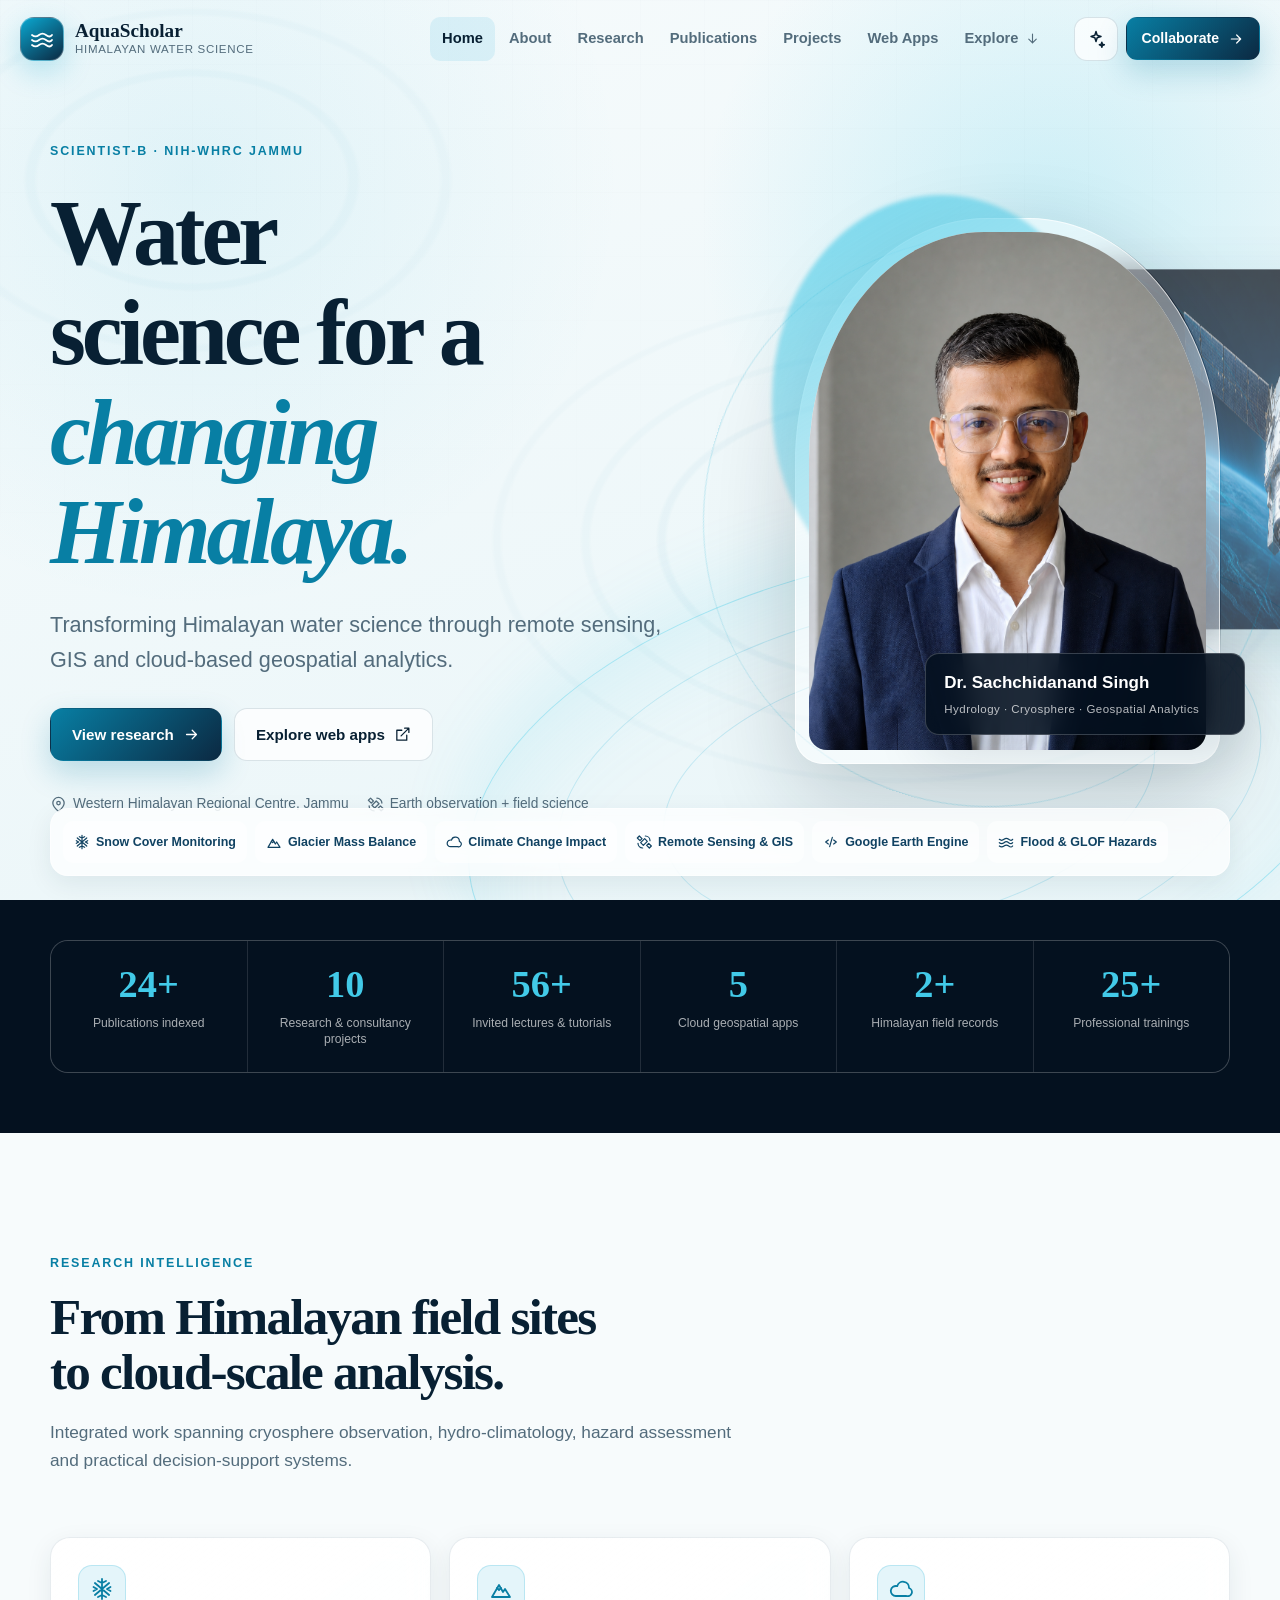
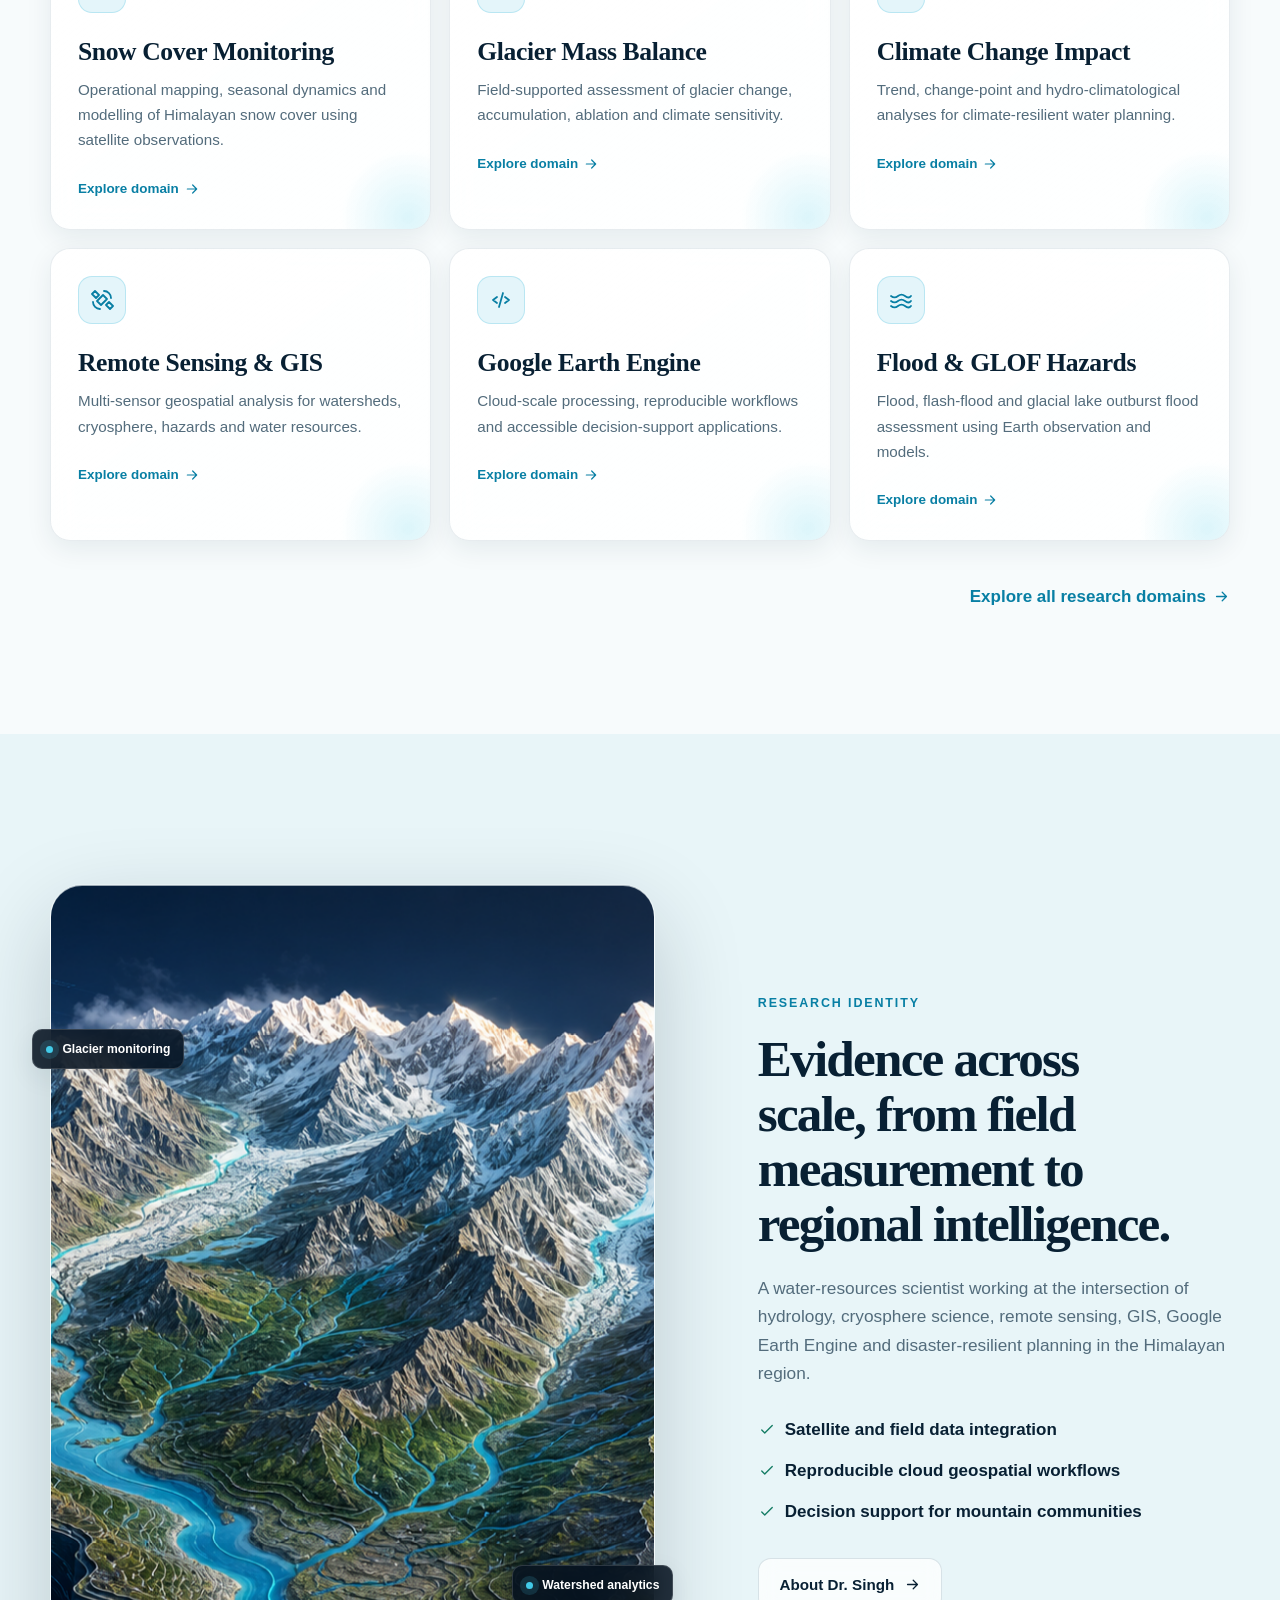
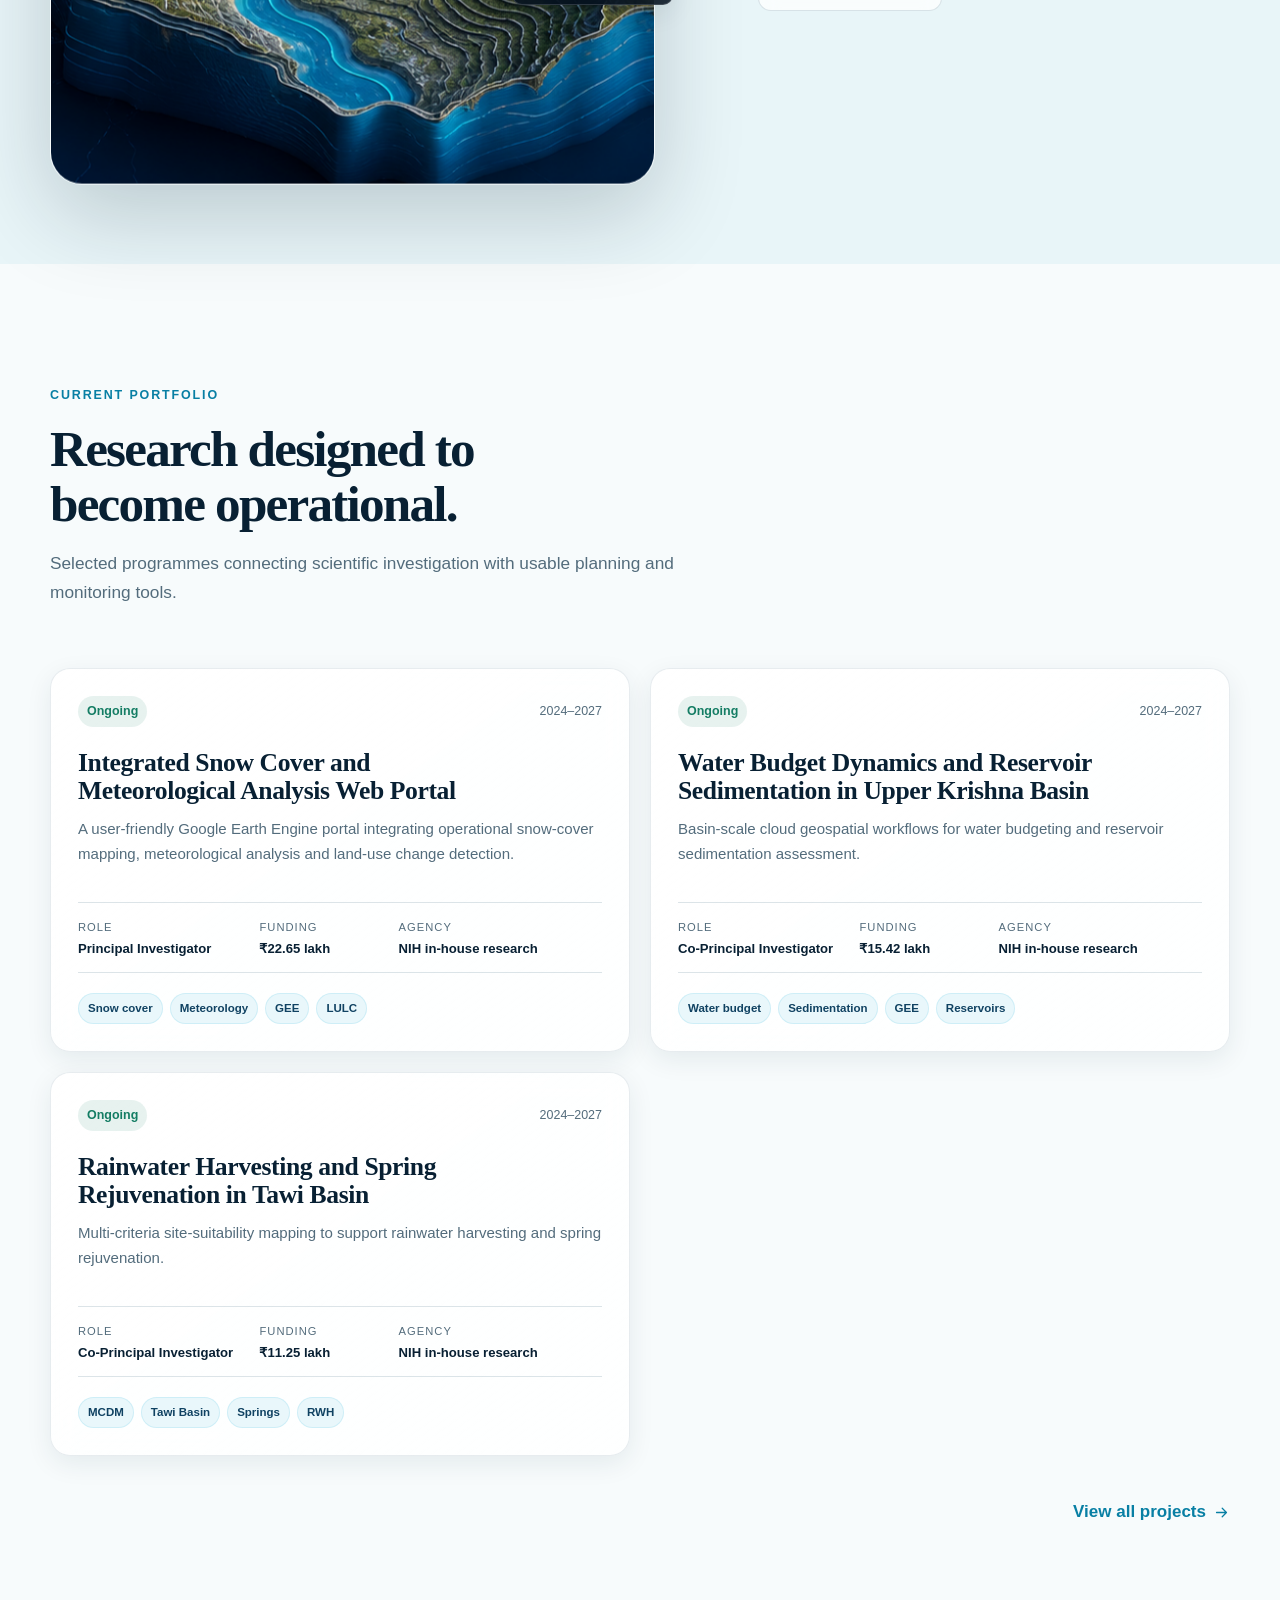
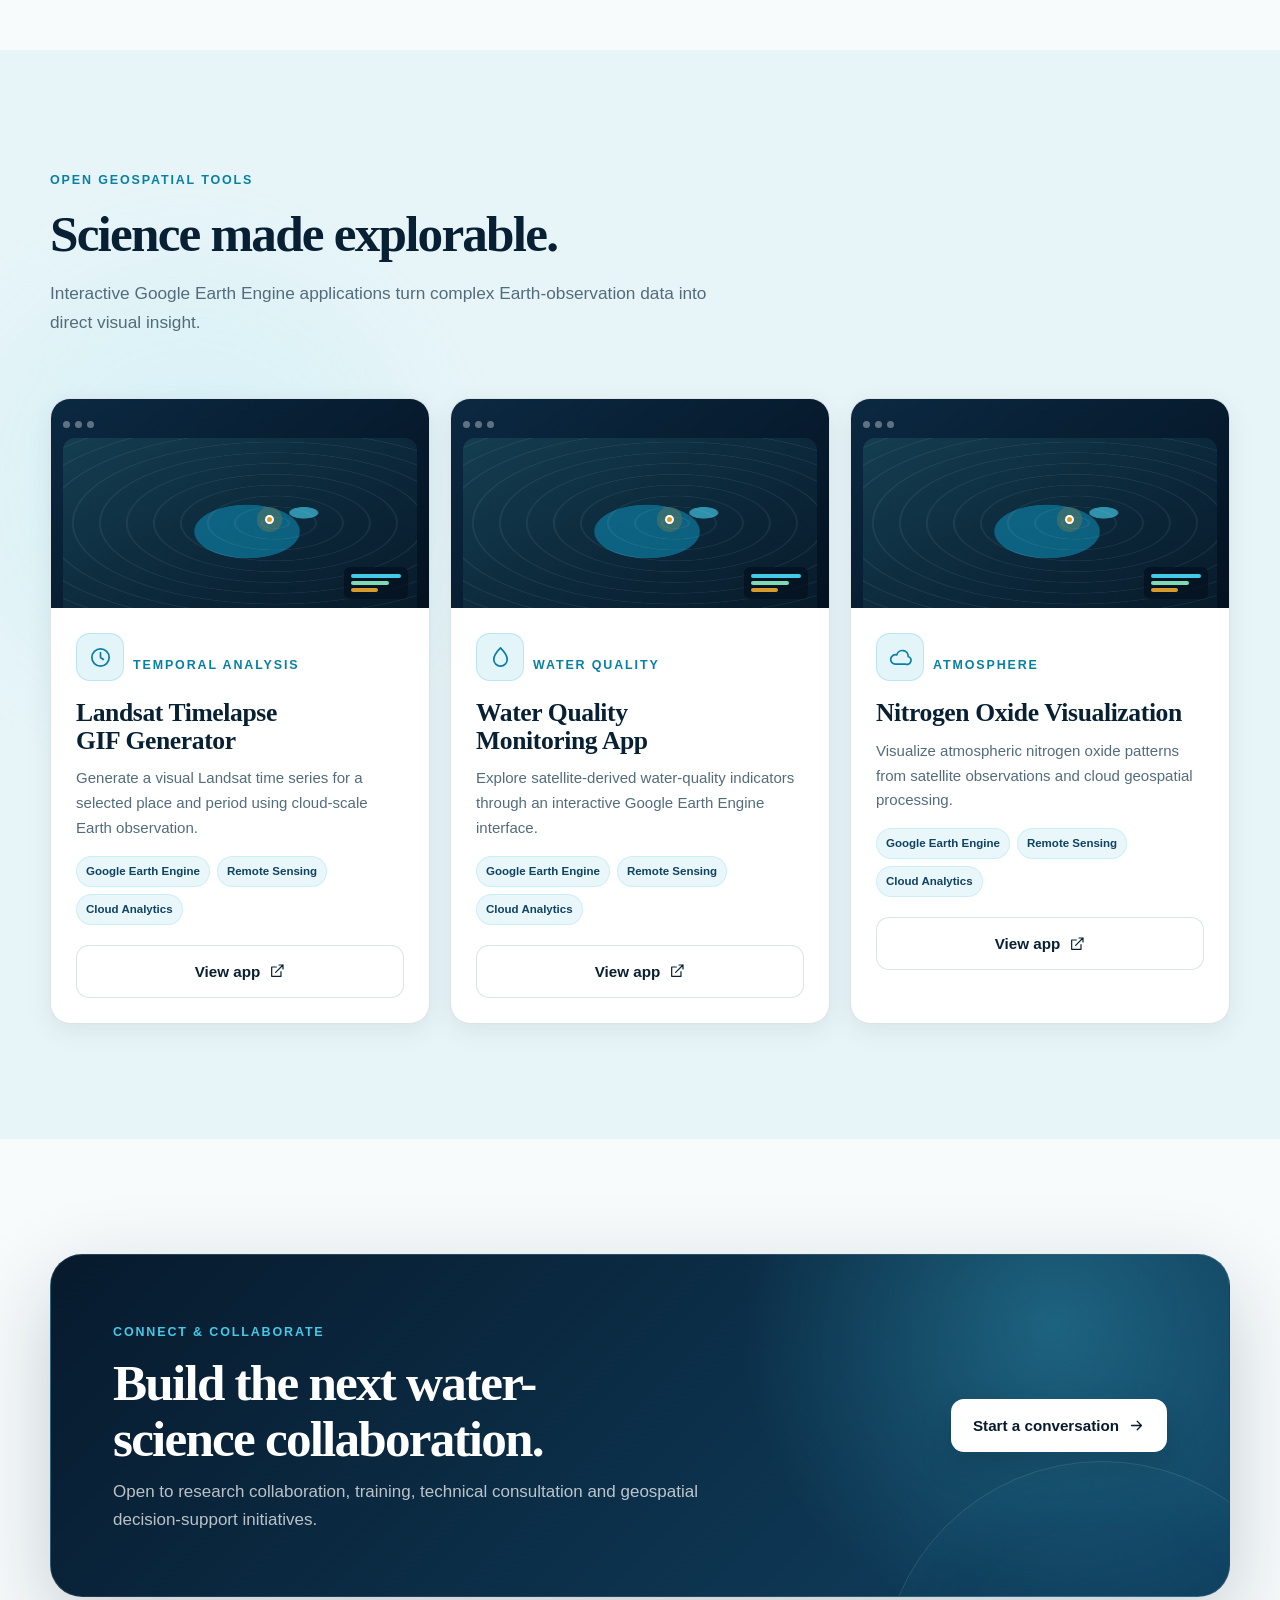
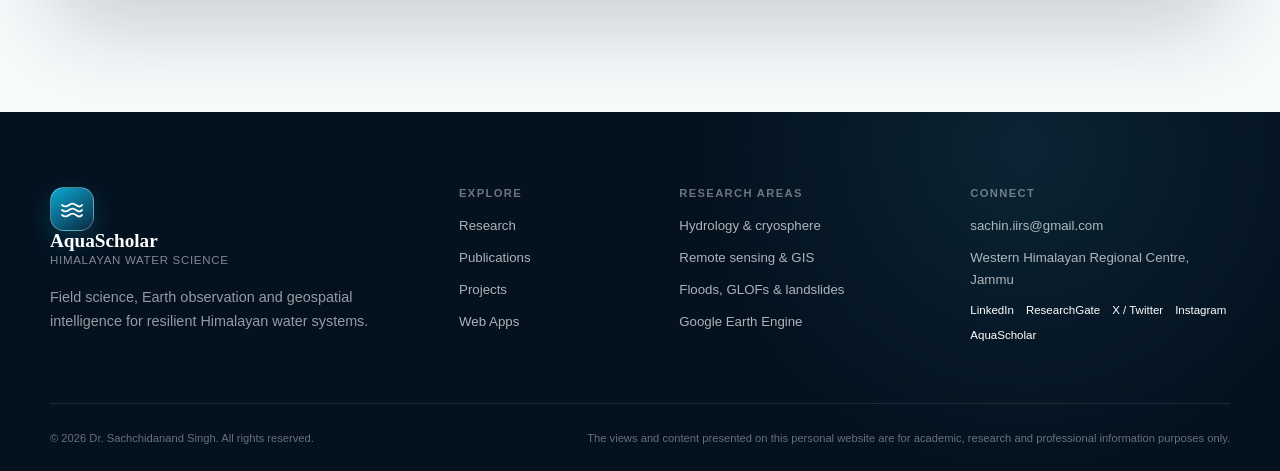
<file: index.html>
﻿<!doctype html>
<html lang="en">
<head>
  <meta charset="utf-8">
  <meta name="viewport" content="width=device-width, initial-scale=1">
  <meta name="theme-color" content="#071a2d">
  <meta name="description" content="Personal academic portfolio of Dr. Sachchidanand Singh, Scientist-B at NIH-WHRC Jammu, working on hydrology, cryosphere, remote sensing, GIS, Google Earth Engine and water resources.">
  <meta name="keywords" content="Hydrology, Cryosphere, Snow Cover, Glacier Mass Balance, Remote Sensing, GIS, Google Earth Engine, Water Resources, Flood Mapping, Landslide Susceptibility, GLOF, NIH WHRC Jammu">
  <meta name="author" content="Dr. Sachchidanand Singh">
  <meta property="og:type" content="website">
  <meta property="og:title" content="Dr. Sachchidanand Singh | Hydrology, Cryosphere & Geospatial Analytics">
  <meta property="og:description" content="Personal academic portfolio of Dr. Sachchidanand Singh, Scientist-B at NIH-WHRC Jammu, working on hydrology, cryosphere, remote sensing, GIS, Google Earth Engine and water resources.">
  <meta property="og:image" content="assets/images/himalayan-watershed.png">
  <meta property="og:url" content="https://www.aquascholar.in/">
  <meta name="twitter:card" content="summary_large_image">
  <link rel="canonical" href="https://www.aquascholar.in/">
  <link rel="stylesheet" href="assets/styles.css">
  <title>Dr. Sachchidanand Singh | Hydrology, Cryosphere & Geospatial Analytics</title>
  <script type="application/ld+json">{
  "@context": "https://schema.org",
  "@type": "Person",
  "name": "Dr. Sachchidanand Singh",
  "jobTitle": "Scientist-B",
  "worksFor": {
    "@type": "Organization",
    "name": "National Institute of Hydrology - Western Himalayan Regional Centre, Jammu"
  },
  "alumniOf": [
    { "@type": "CollegeOrUniversity", "name": "Indian Institute of Technology Roorkee" },
    { "@type": "CollegeOrUniversity", "name": "Indian Institute of Remote Sensing, ISRO" },
    { "@type": "CollegeOrUniversity", "name": "National Institute of Technology Durgapur" }
  ],
  "url": "https://www.aquascholar.in/",
  "email": "mailto:sachin.iirs@gmail.com",
  "sameAs": [
    "https://www.linkedin.com/in/sachchidanand-singh-51b78b46/",
    "https://www.researchgate.net/profile/Sachchidanand_Singh9",
    "https://twitter.com/Sachchi85238167"
  ],
  "knowsAbout": [
    "Hydrology",
    "Cryosphere",
    "Remote Sensing",
    "Geographic Information Systems",
    "Google Earth Engine",
    "Water Resources Management"
  ]
}</script>
</head>
<body data-page="home">
  <div id="site-shell">
    <noscript>
      <main style="max-width:760px;margin:100px auto;padding:24px;font-family:Arial,sans-serif">
        <h1>Dr. Sachchidanand Singh</h1>
        <p>Scientist-B, National Institute of Hydrology, Western Himalayan Regional Centre, Jammu.</p>
        <p>This portfolio uses JavaScript for reusable multi-page content. Please enable JavaScript to view the complete website.</p>
      </main>
    </noscript>
  </div>
  <script src="data/content.js"></script>
  <script src="assets/app.js"></script>
</body>
</html>
</file>
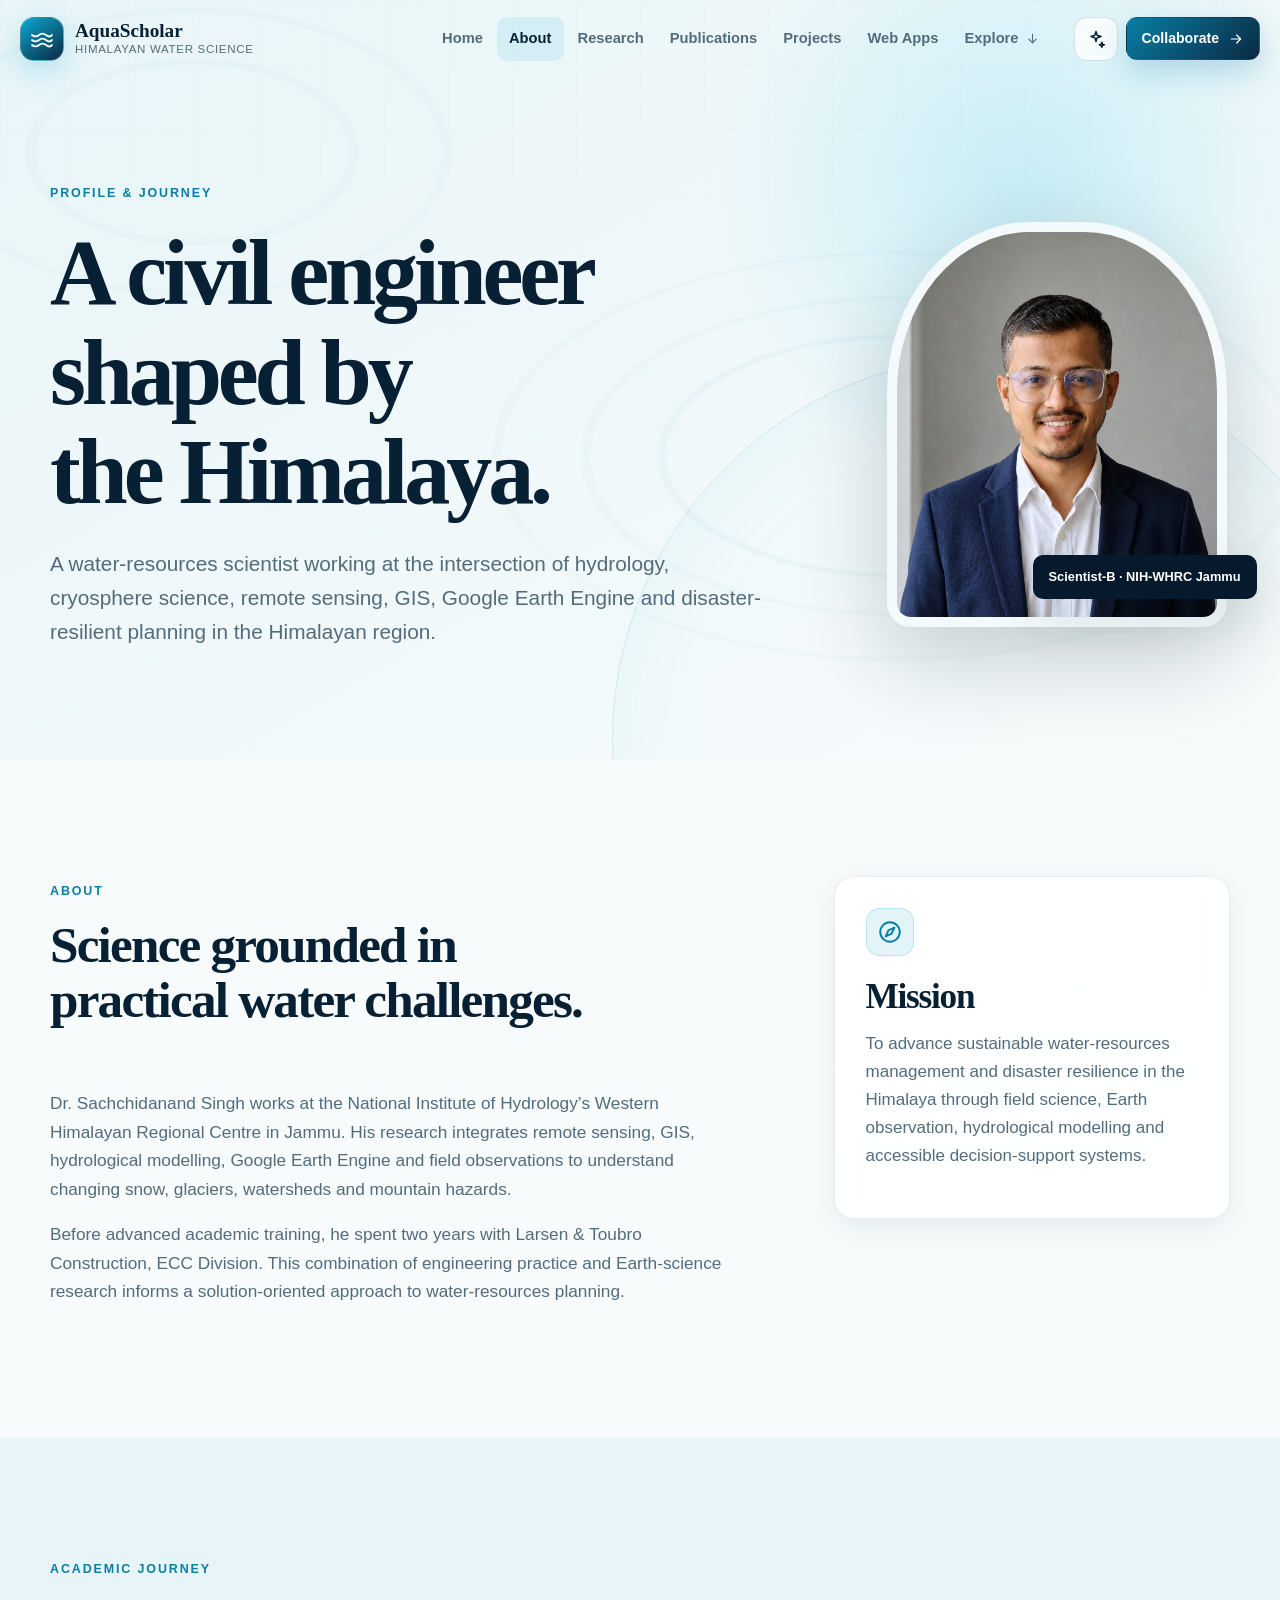
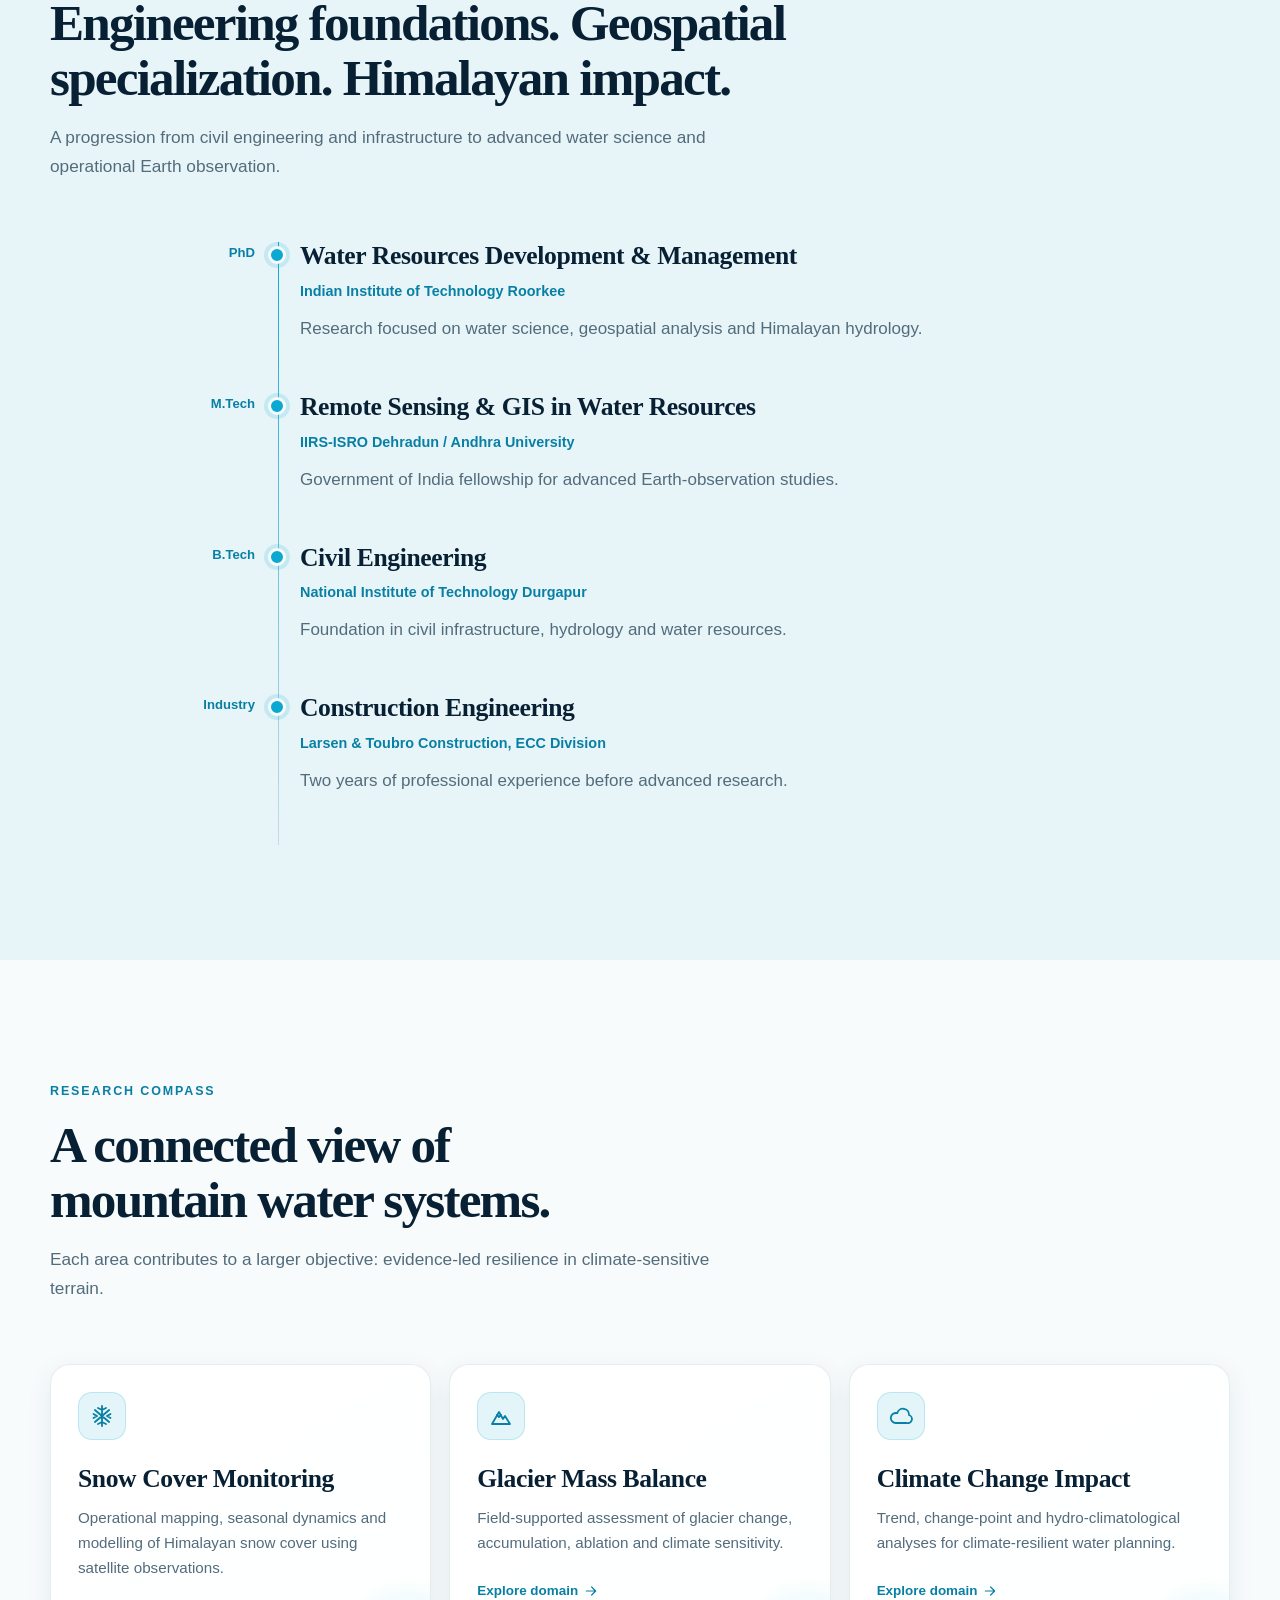
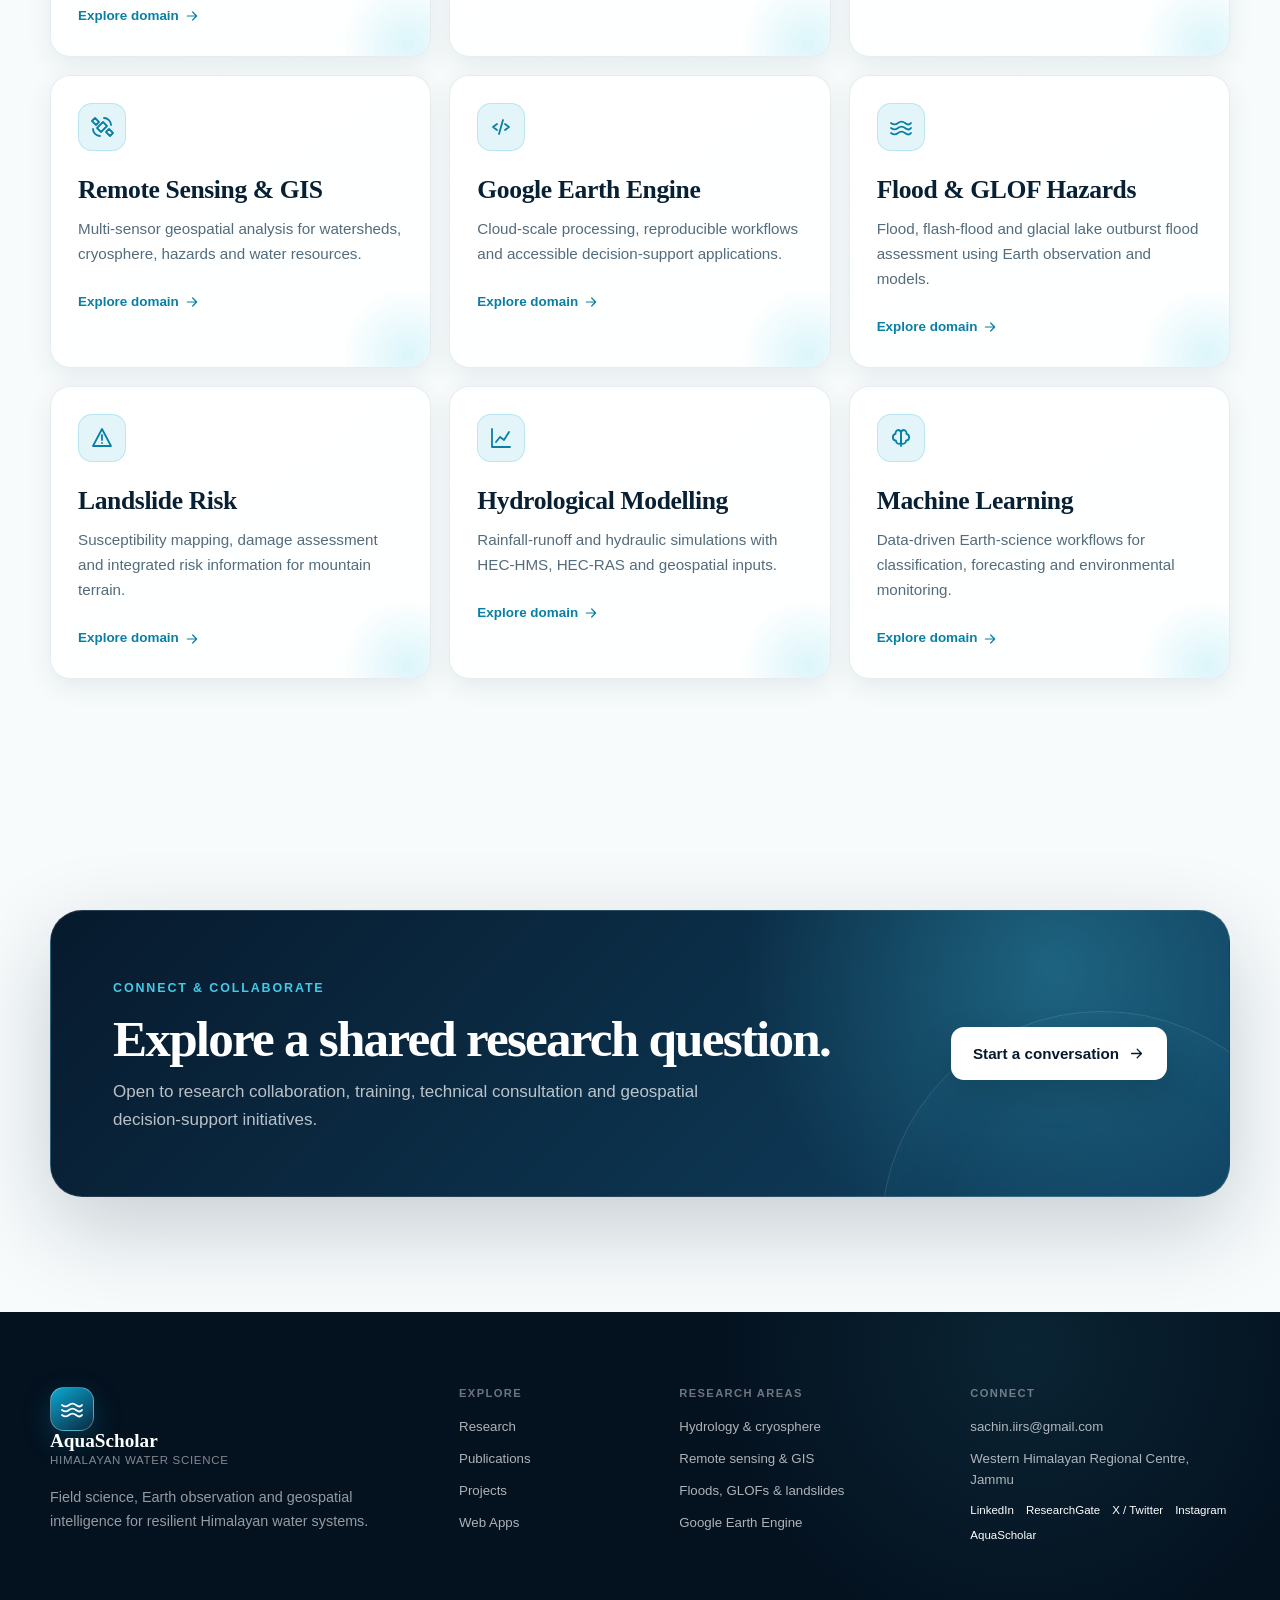
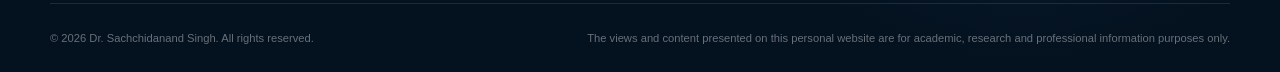
<file: about.html>
﻿<!doctype html>
<html lang="en">
<head>
  <meta charset="utf-8">
  <meta name="viewport" content="width=device-width, initial-scale=1">
  <meta name="theme-color" content="#071a2d">
  <meta name="description" content="Biography, education, professional experience and research mission of Dr. Sachchidanand Singh, Scientist-B at NIH-WHRC Jammu.">
  <meta name="keywords" content="Hydrology, Cryosphere, Snow Cover, Glacier Mass Balance, Remote Sensing, GIS, Google Earth Engine, Water Resources, Flood Mapping, Landslide Susceptibility, GLOF, NIH WHRC Jammu">
  <meta name="author" content="Dr. Sachchidanand Singh">
  <meta property="og:type" content="website">
  <meta property="og:title" content="About | Dr. Sachchidanand Singh">
  <meta property="og:description" content="Biography, education, professional experience and research mission of Dr. Sachchidanand Singh, Scientist-B at NIH-WHRC Jammu.">
  <meta property="og:image" content="assets/images/himalayan-watershed.png">
  <meta property="og:url" content="https://www.aquascholar.in/about">
  <meta name="twitter:card" content="summary_large_image">
  <link rel="canonical" href="https://www.aquascholar.in/about">
  <link rel="stylesheet" href="assets/styles.css">
  <title>About | Dr. Sachchidanand Singh</title>
  <script type="application/ld+json">{
  "@context": "https://schema.org",
  "@type": "Person",
  "name": "Dr. Sachchidanand Singh",
  "jobTitle": "Scientist-B",
  "worksFor": {
    "@type": "Organization",
    "name": "National Institute of Hydrology - Western Himalayan Regional Centre, Jammu"
  },
  "alumniOf": [
    { "@type": "CollegeOrUniversity", "name": "Indian Institute of Technology Roorkee" },
    { "@type": "CollegeOrUniversity", "name": "Indian Institute of Remote Sensing, ISRO" },
    { "@type": "CollegeOrUniversity", "name": "National Institute of Technology Durgapur" }
  ],
  "url": "https://www.aquascholar.in/",
  "email": "mailto:sachin.iirs@gmail.com",
  "sameAs": [
    "https://www.linkedin.com/in/sachchidanand-singh-51b78b46/",
    "https://www.researchgate.net/profile/Sachchidanand_Singh9",
    "https://twitter.com/Sachchi85238167"
  ],
  "knowsAbout": [
    "Hydrology",
    "Cryosphere",
    "Remote Sensing",
    "Geographic Information Systems",
    "Google Earth Engine",
    "Water Resources Management"
  ]
}</script>
</head>
<body data-page="about">
  <div id="site-shell">
    <noscript>
      <main style="max-width:760px;margin:100px auto;padding:24px;font-family:Arial,sans-serif">
        <h1>Dr. Sachchidanand Singh</h1>
        <p>Scientist-B, National Institute of Hydrology, Western Himalayan Regional Centre, Jammu.</p>
        <p>This portfolio uses JavaScript for reusable multi-page content. Please enable JavaScript to view the complete website.</p>
      </main>
    </noscript>
  </div>
  <script src="data/content.js"></script>
  <script src="assets/app.js"></script>
</body>
</html>
</file>
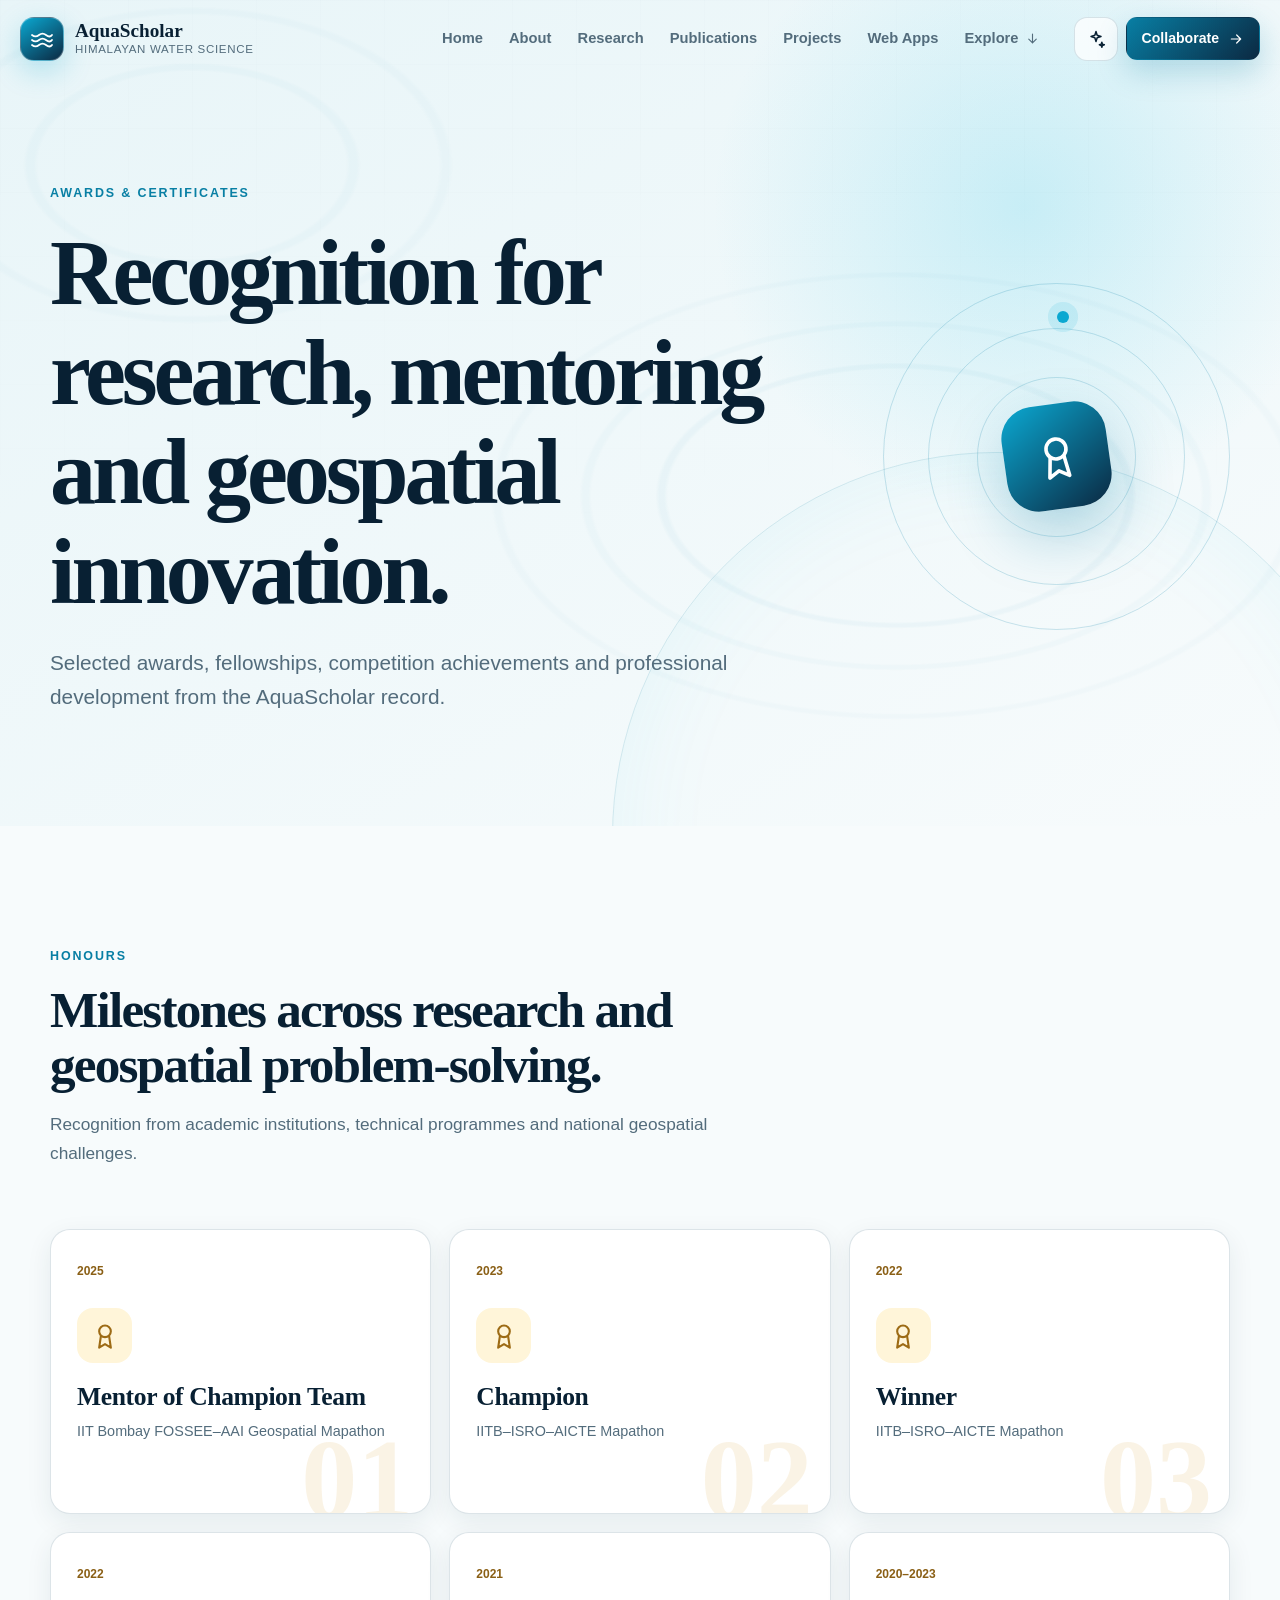
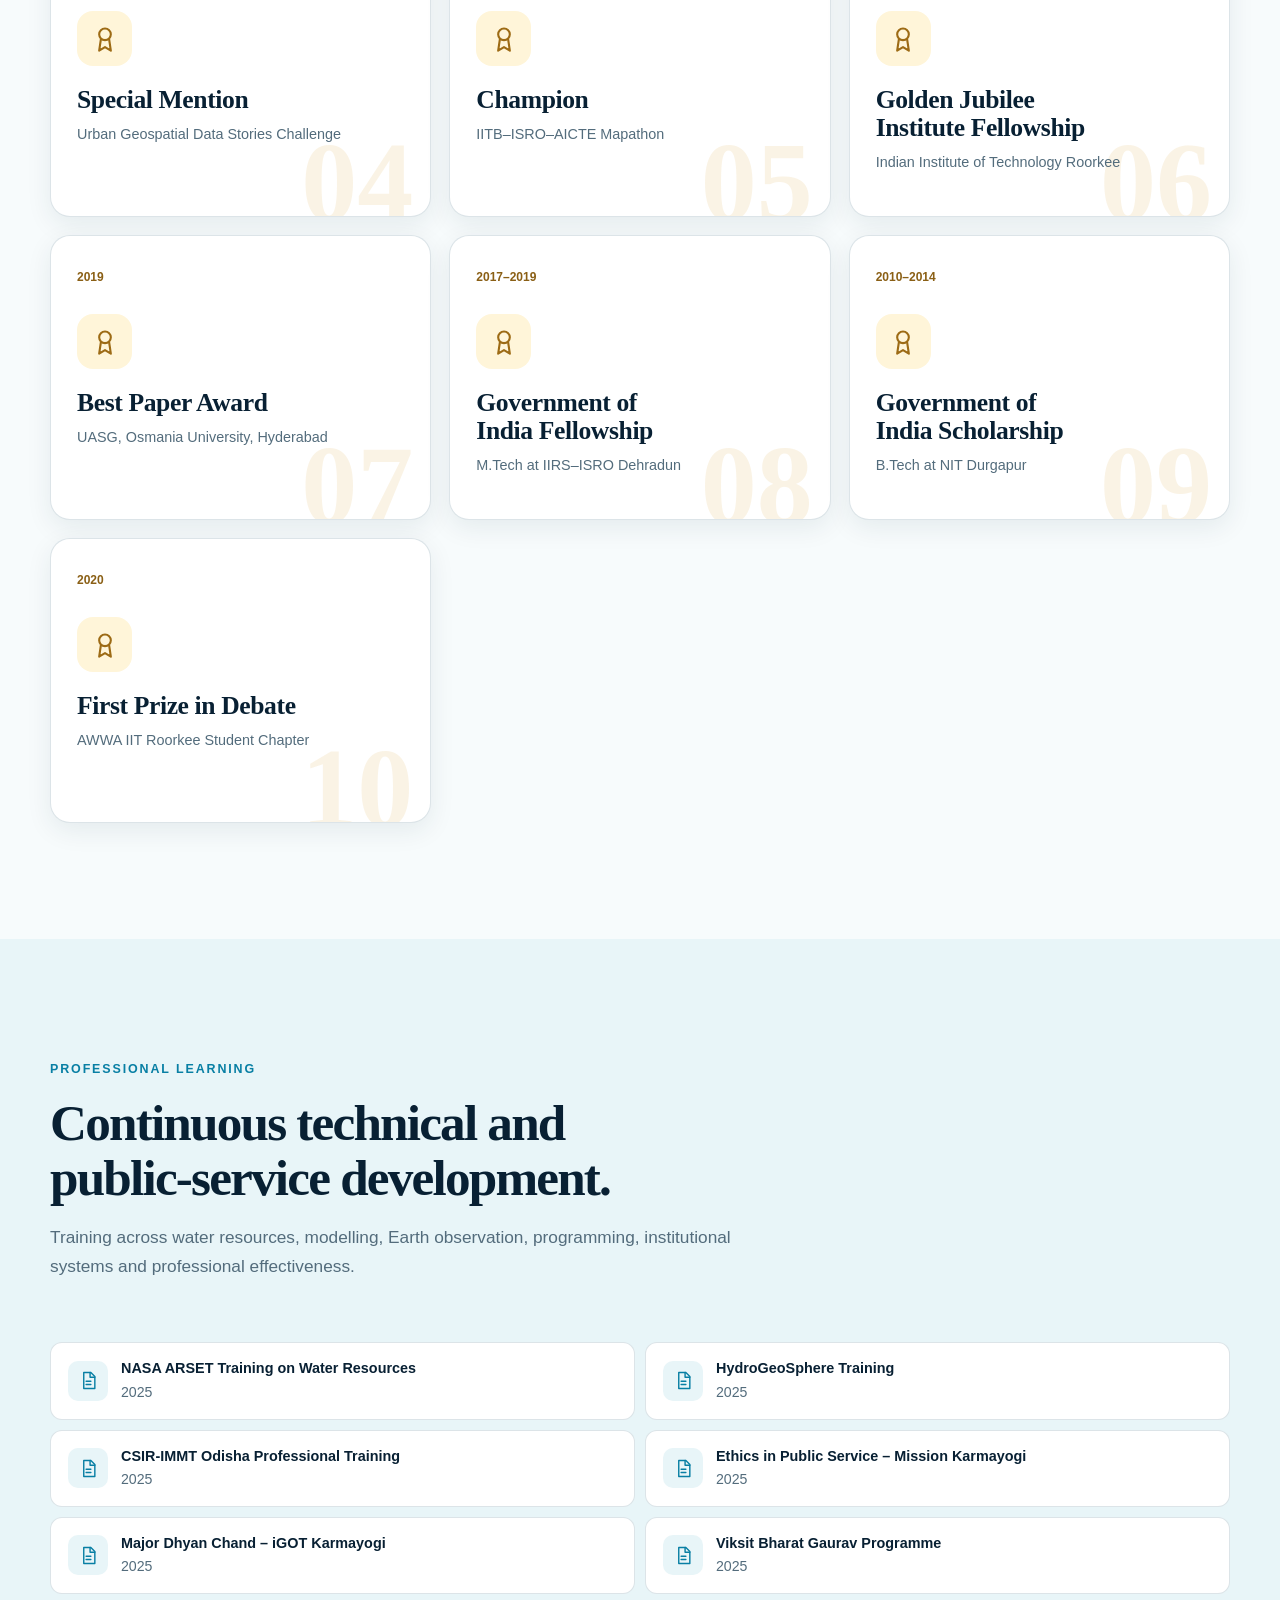
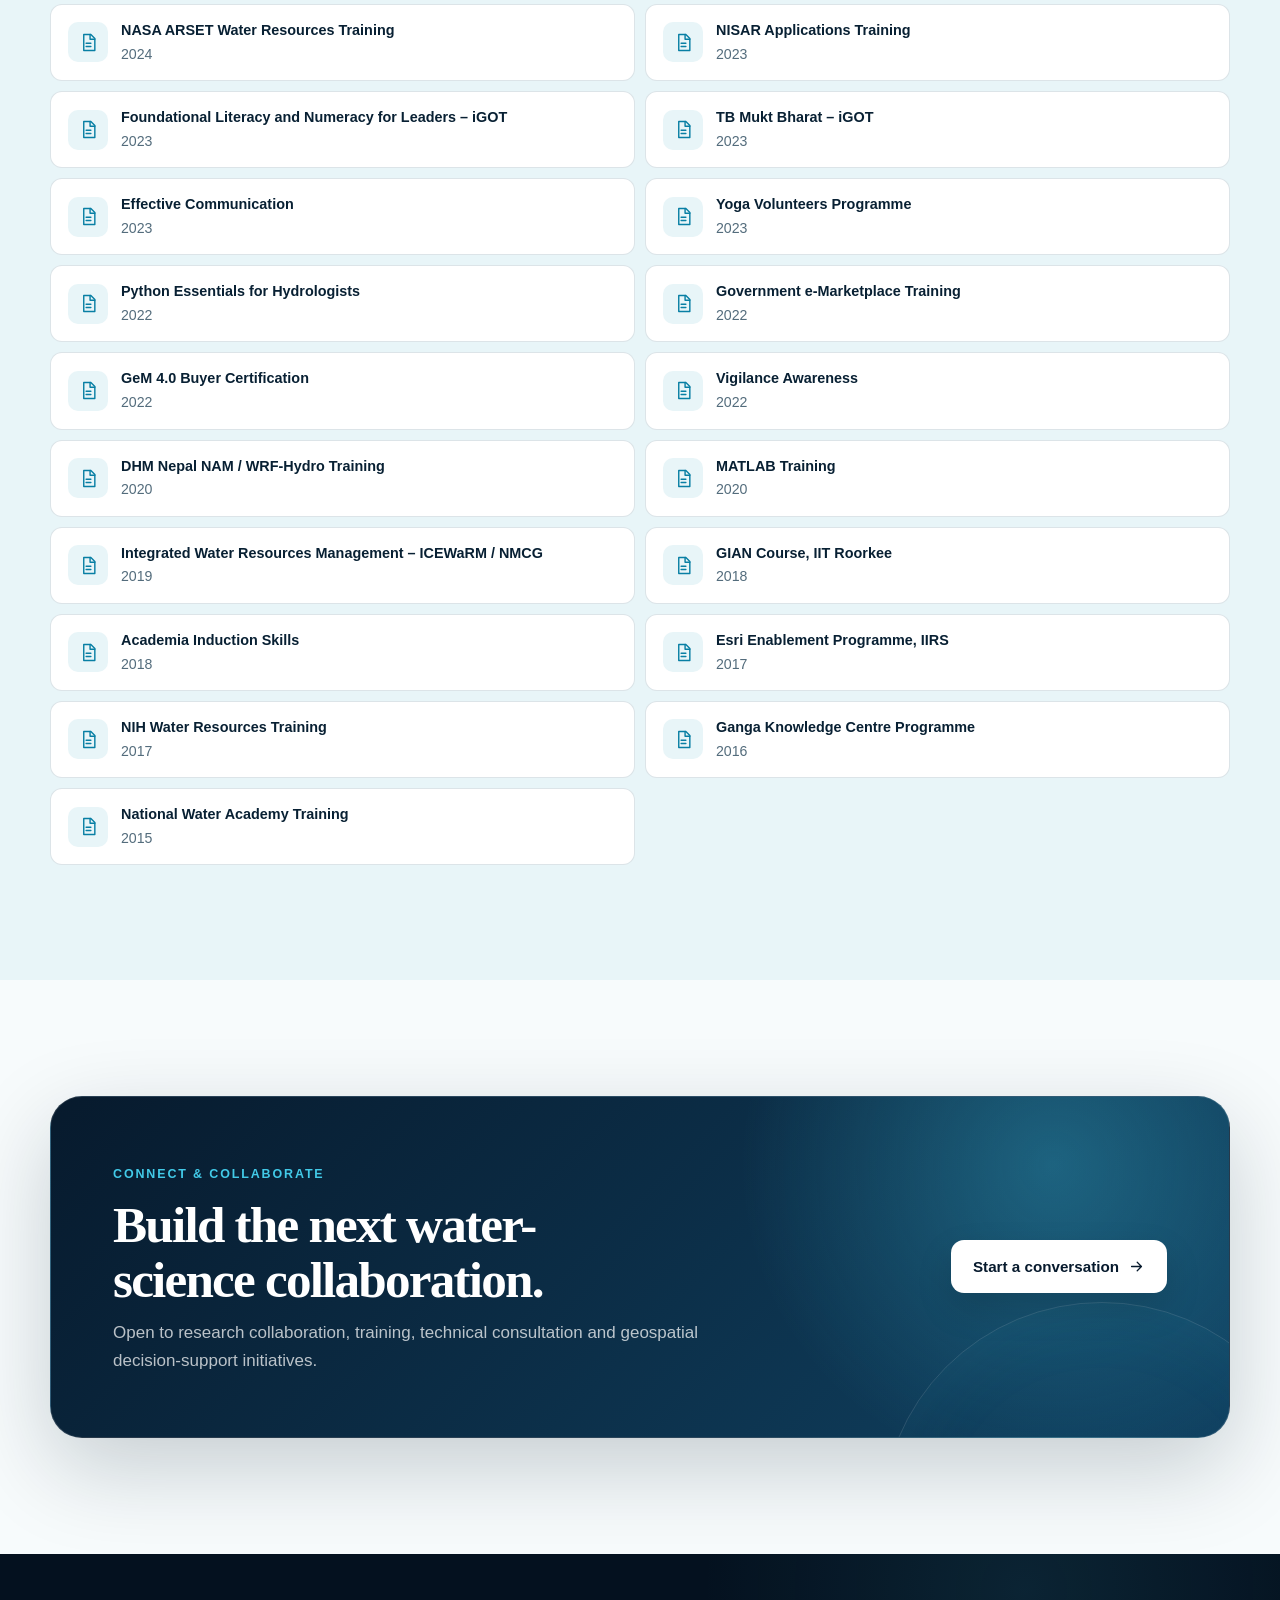
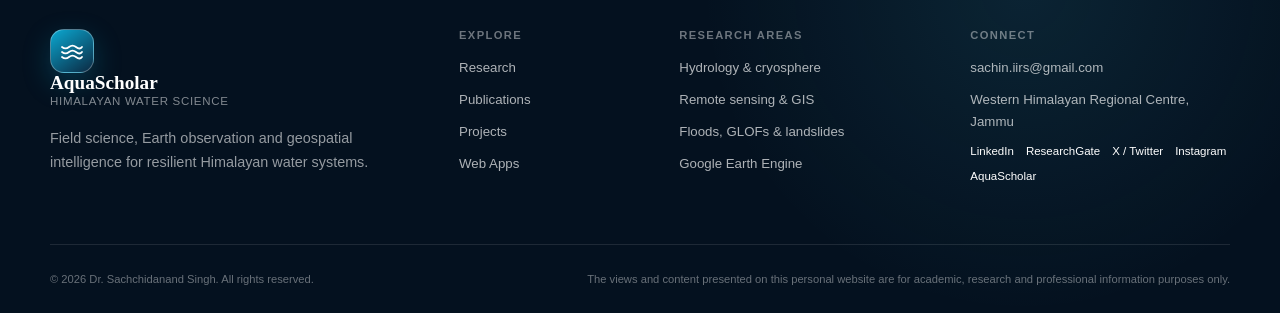
<file: awards.html>
﻿<!doctype html>
<html lang="en">
<head>
  <meta charset="utf-8">
  <meta name="viewport" content="width=device-width, initial-scale=1">
  <meta name="theme-color" content="#071a2d">
  <meta name="description" content="Awards, fellowships, geospatial challenge achievements and professional training of Dr. Sachchidanand Singh.">
  <meta name="keywords" content="Hydrology, Cryosphere, Snow Cover, Glacier Mass Balance, Remote Sensing, GIS, Google Earth Engine, Water Resources, Flood Mapping, Landslide Susceptibility, GLOF, NIH WHRC Jammu">
  <meta name="author" content="Dr. Sachchidanand Singh">
  <meta property="og:type" content="website">
  <meta property="og:title" content="Awards & Certificates | Dr. Sachchidanand Singh">
  <meta property="og:description" content="Awards, fellowships, geospatial challenge achievements and professional training of Dr. Sachchidanand Singh.">
  <meta property="og:image" content="assets/images/himalayan-watershed.png">
  <meta property="og:url" content="https://www.aquascholar.in/awards">
  <meta name="twitter:card" content="summary_large_image">
  <link rel="canonical" href="https://www.aquascholar.in/awards">
  <link rel="stylesheet" href="assets/styles.css">
  <title>Awards & Certificates | Dr. Sachchidanand Singh</title>
  <script type="application/ld+json">{
  "@context": "https://schema.org",
  "@type": "Person",
  "name": "Dr. Sachchidanand Singh",
  "jobTitle": "Scientist-B",
  "worksFor": {
    "@type": "Organization",
    "name": "National Institute of Hydrology - Western Himalayan Regional Centre, Jammu"
  },
  "alumniOf": [
    { "@type": "CollegeOrUniversity", "name": "Indian Institute of Technology Roorkee" },
    { "@type": "CollegeOrUniversity", "name": "Indian Institute of Remote Sensing, ISRO" },
    { "@type": "CollegeOrUniversity", "name": "National Institute of Technology Durgapur" }
  ],
  "url": "https://www.aquascholar.in/",
  "email": "mailto:sachin.iirs@gmail.com",
  "sameAs": [
    "https://www.linkedin.com/in/sachchidanand-singh-51b78b46/",
    "https://www.researchgate.net/profile/Sachchidanand_Singh9",
    "https://twitter.com/Sachchi85238167"
  ],
  "knowsAbout": [
    "Hydrology",
    "Cryosphere",
    "Remote Sensing",
    "Geographic Information Systems",
    "Google Earth Engine",
    "Water Resources Management"
  ]
}</script>
</head>
<body data-page="awards">
  <div id="site-shell">
    <noscript>
      <main style="max-width:760px;margin:100px auto;padding:24px;font-family:Arial,sans-serif">
        <h1>Dr. Sachchidanand Singh</h1>
        <p>Scientist-B, National Institute of Hydrology, Western Himalayan Regional Centre, Jammu.</p>
        <p>This portfolio uses JavaScript for reusable multi-page content. Please enable JavaScript to view the complete website.</p>
      </main>
    </noscript>
  </div>
  <script src="data/content.js"></script>
  <script src="assets/app.js"></script>
</body>
</html>
</file>
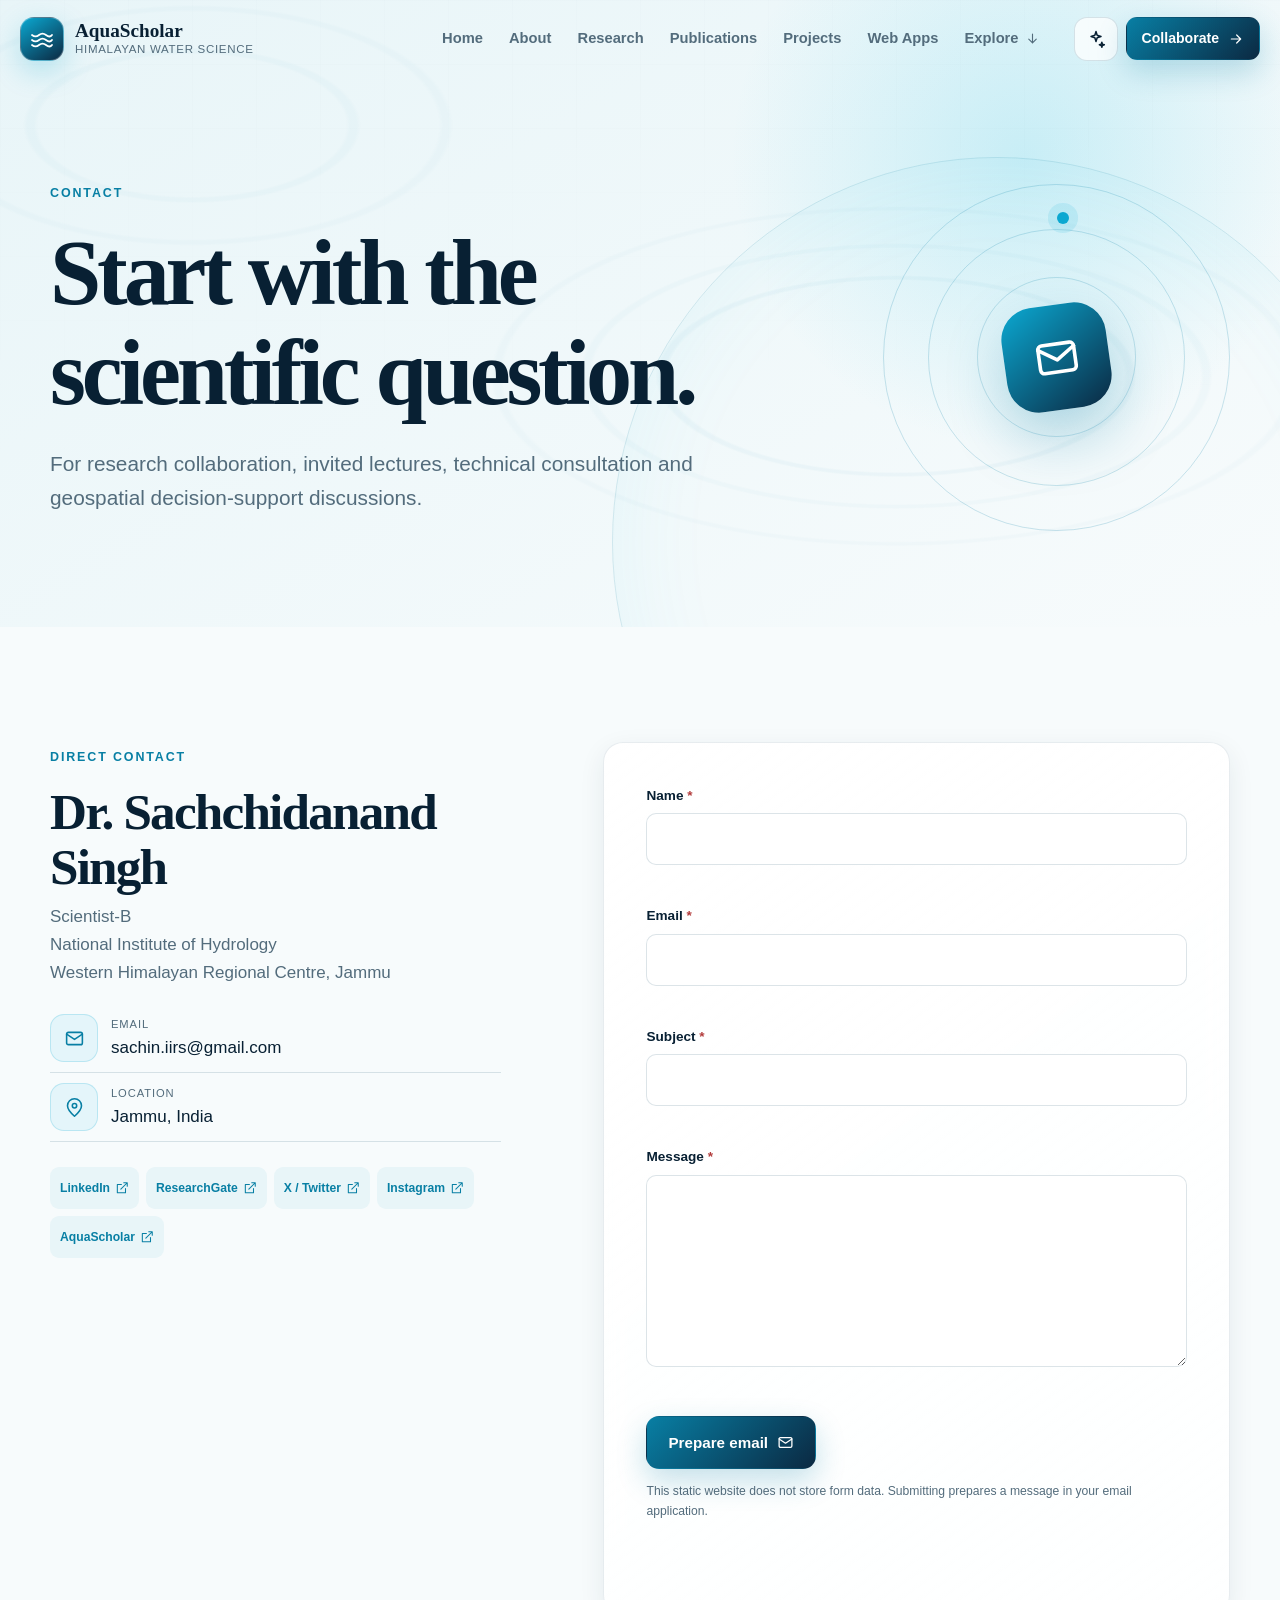
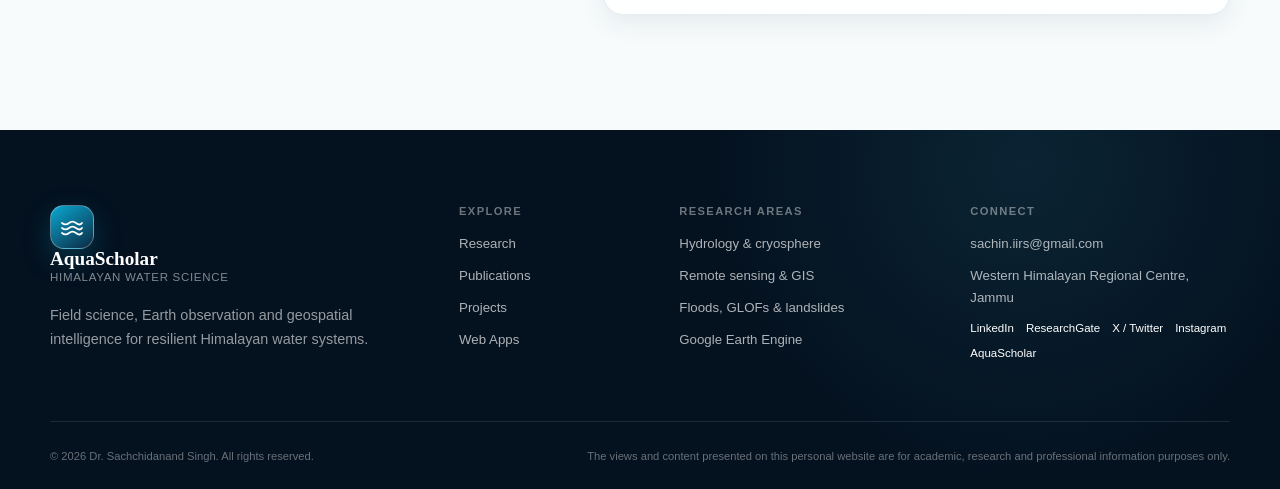
<file: contact.html>
﻿<!doctype html>
<html lang="en">
<head>
  <meta charset="utf-8">
  <meta name="viewport" content="width=device-width, initial-scale=1">
  <meta name="theme-color" content="#071a2d">
  <meta name="description" content="Contact Dr. Sachchidanand Singh at NIH-WHRC Jammu for research collaboration, invited lectures and geospatial water-science initiatives.">
  <meta name="keywords" content="Hydrology, Cryosphere, Snow Cover, Glacier Mass Balance, Remote Sensing, GIS, Google Earth Engine, Water Resources, Flood Mapping, Landslide Susceptibility, GLOF, NIH WHRC Jammu">
  <meta name="author" content="Dr. Sachchidanand Singh">
  <meta property="og:type" content="website">
  <meta property="og:title" content="Contact | Dr. Sachchidanand Singh">
  <meta property="og:description" content="Contact Dr. Sachchidanand Singh at NIH-WHRC Jammu for research collaboration, invited lectures and geospatial water-science initiatives.">
  <meta property="og:image" content="assets/images/himalayan-watershed.png">
  <meta property="og:url" content="https://www.aquascholar.in/">
  <meta name="twitter:card" content="summary_large_image">
  <link rel="canonical" href="https://www.aquascholar.in/">
  <link rel="stylesheet" href="assets/styles.css">
  <title>Contact | Dr. Sachchidanand Singh</title>
  <script type="application/ld+json">{
  "@context": "https://schema.org",
  "@type": "Person",
  "name": "Dr. Sachchidanand Singh",
  "jobTitle": "Scientist-B",
  "worksFor": {
    "@type": "Organization",
    "name": "National Institute of Hydrology - Western Himalayan Regional Centre, Jammu"
  },
  "alumniOf": [
    { "@type": "CollegeOrUniversity", "name": "Indian Institute of Technology Roorkee" },
    { "@type": "CollegeOrUniversity", "name": "Indian Institute of Remote Sensing, ISRO" },
    { "@type": "CollegeOrUniversity", "name": "National Institute of Technology Durgapur" }
  ],
  "url": "https://www.aquascholar.in/",
  "email": "mailto:sachin.iirs@gmail.com",
  "sameAs": [
    "https://www.linkedin.com/in/sachchidanand-singh-51b78b46/",
    "https://www.researchgate.net/profile/Sachchidanand_Singh9",
    "https://twitter.com/Sachchi85238167"
  ],
  "knowsAbout": [
    "Hydrology",
    "Cryosphere",
    "Remote Sensing",
    "Geographic Information Systems",
    "Google Earth Engine",
    "Water Resources Management"
  ]
}</script>
</head>
<body data-page="contact">
  <div id="site-shell">
    <noscript>
      <main style="max-width:760px;margin:100px auto;padding:24px;font-family:Arial,sans-serif">
        <h1>Dr. Sachchidanand Singh</h1>
        <p>Scientist-B, National Institute of Hydrology, Western Himalayan Regional Centre, Jammu.</p>
        <p>This portfolio uses JavaScript for reusable multi-page content. Please enable JavaScript to view the complete website.</p>
      </main>
    </noscript>
  </div>
  <script src="data/content.js"></script>
  <script src="assets/app.js"></script>
</body>
</html>
</file>
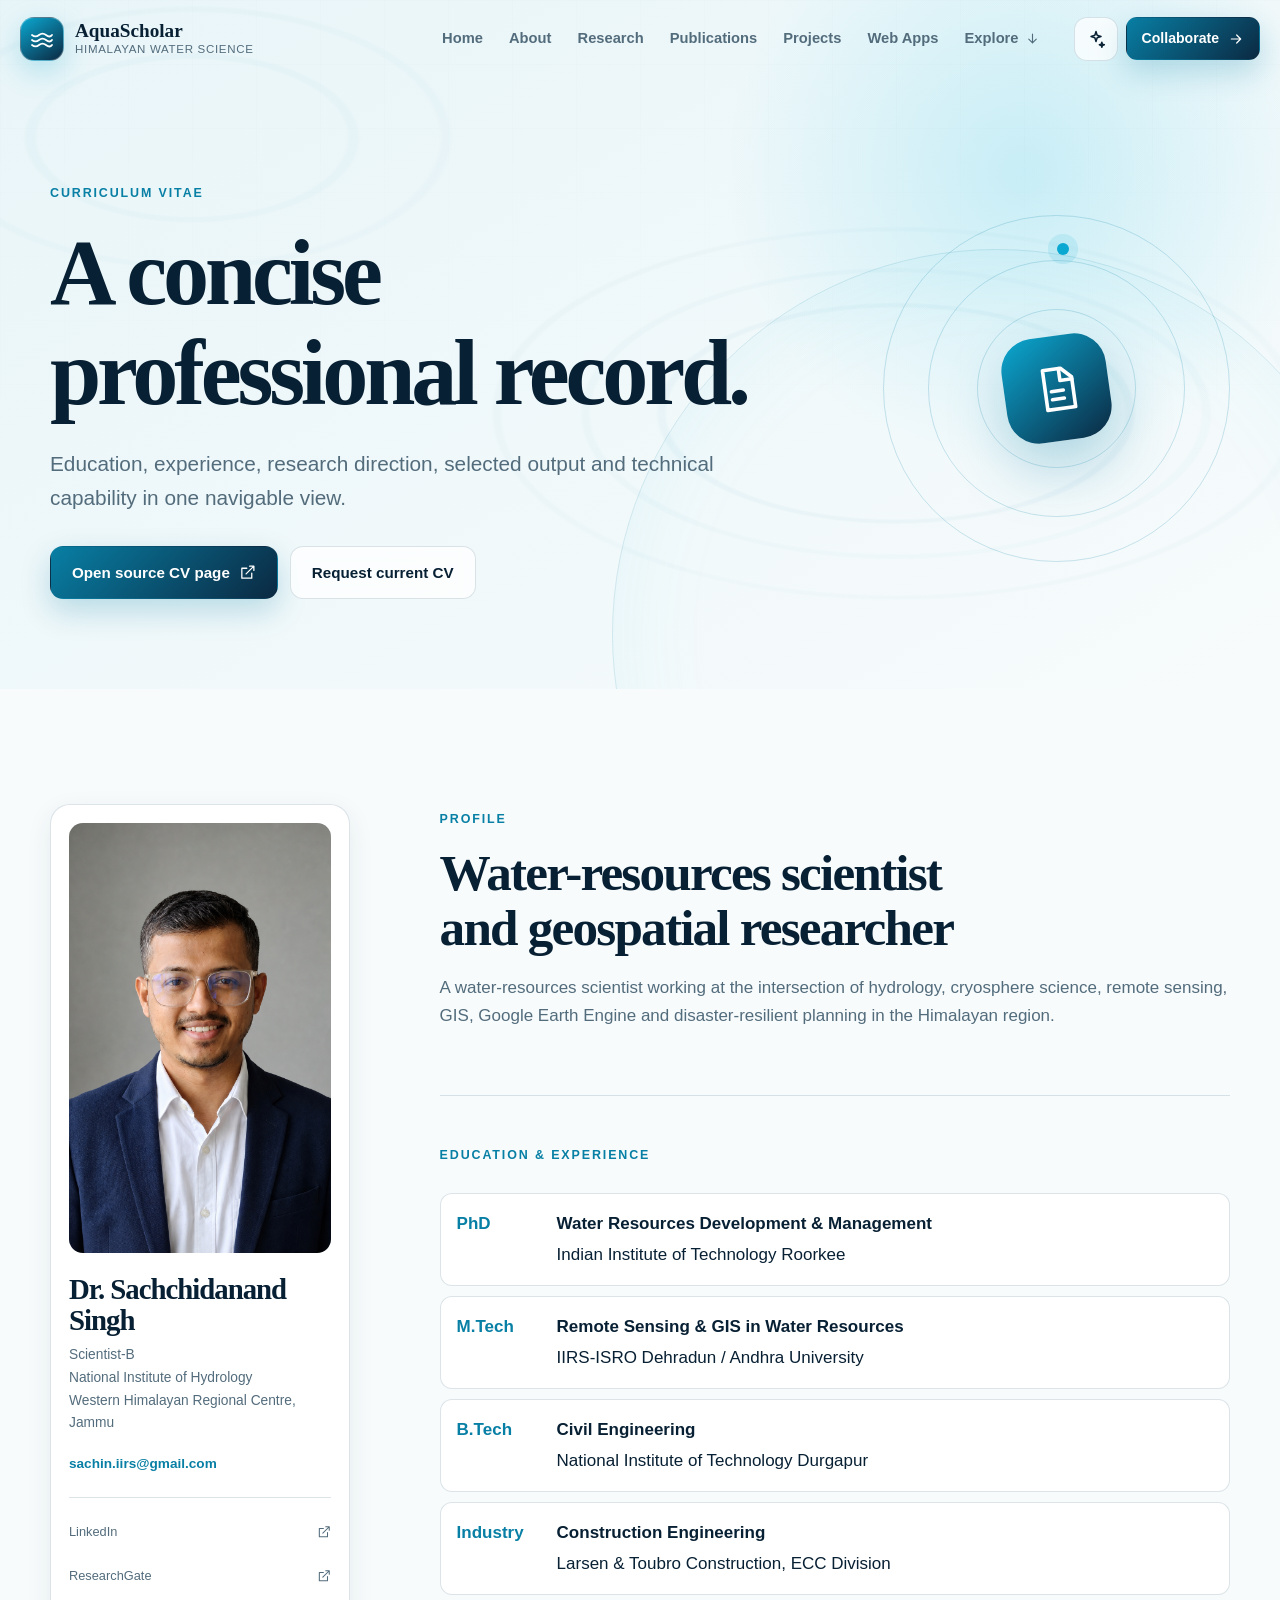
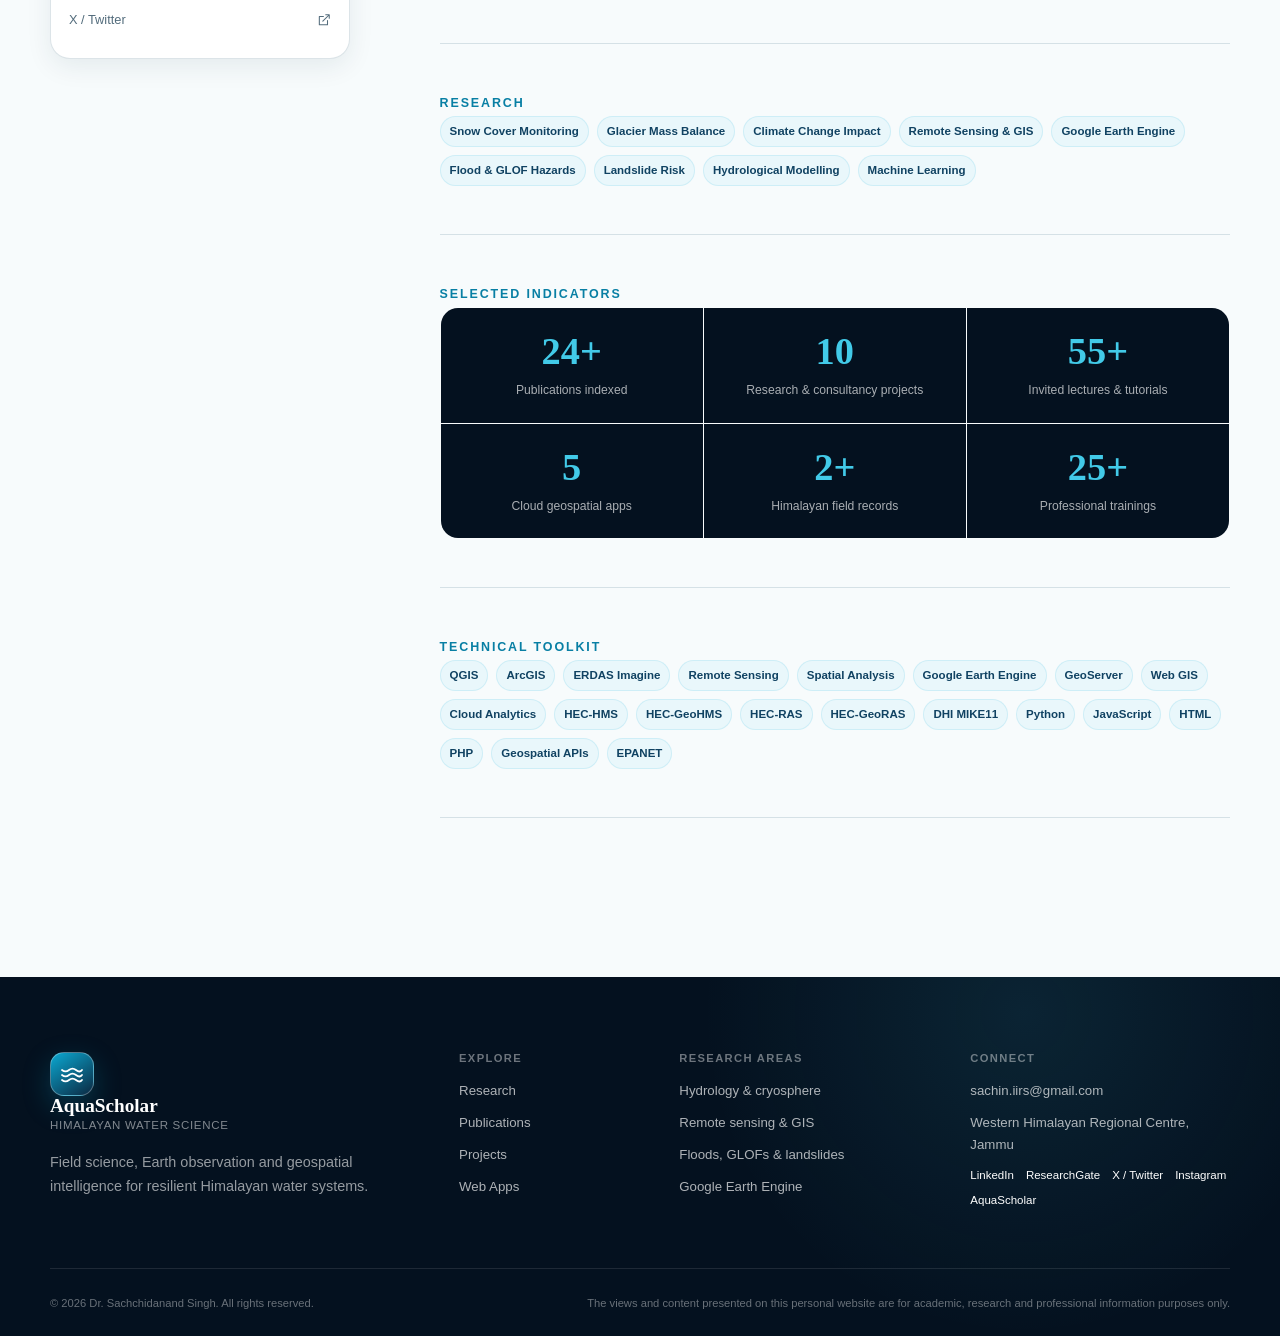
<file: cv.html>
﻿<!doctype html>
<html lang="en">
<head>
  <meta charset="utf-8">
  <meta name="viewport" content="width=device-width, initial-scale=1">
  <meta name="theme-color" content="#071a2d">
  <meta name="description" content="Professional profile, education, experience, research interests, publications and technical skills of Dr. Sachchidanand Singh.">
  <meta name="keywords" content="Hydrology, Cryosphere, Snow Cover, Glacier Mass Balance, Remote Sensing, GIS, Google Earth Engine, Water Resources, Flood Mapping, Landslide Susceptibility, GLOF, NIH WHRC Jammu">
  <meta name="author" content="Dr. Sachchidanand Singh">
  <meta property="og:type" content="website">
  <meta property="og:title" content="Curriculum Vitae | Dr. Sachchidanand Singh">
  <meta property="og:description" content="Professional profile, education, experience, research interests, publications and technical skills of Dr. Sachchidanand Singh.">
  <meta property="og:image" content="assets/images/himalayan-watershed.png">
  <meta property="og:url" content="https://www.aquascholar.in/cv">
  <meta name="twitter:card" content="summary_large_image">
  <link rel="canonical" href="https://www.aquascholar.in/cv">
  <link rel="stylesheet" href="assets/styles.css">
  <title>Curriculum Vitae | Dr. Sachchidanand Singh</title>
  <script type="application/ld+json">{
  "@context": "https://schema.org",
  "@type": "Person",
  "name": "Dr. Sachchidanand Singh",
  "jobTitle": "Scientist-B",
  "worksFor": {
    "@type": "Organization",
    "name": "National Institute of Hydrology - Western Himalayan Regional Centre, Jammu"
  },
  "alumniOf": [
    { "@type": "CollegeOrUniversity", "name": "Indian Institute of Technology Roorkee" },
    { "@type": "CollegeOrUniversity", "name": "Indian Institute of Remote Sensing, ISRO" },
    { "@type": "CollegeOrUniversity", "name": "National Institute of Technology Durgapur" }
  ],
  "url": "https://www.aquascholar.in/",
  "email": "mailto:sachin.iirs@gmail.com",
  "sameAs": [
    "https://www.linkedin.com/in/sachchidanand-singh-51b78b46/",
    "https://www.researchgate.net/profile/Sachchidanand_Singh9",
    "https://twitter.com/Sachchi85238167"
  ],
  "knowsAbout": [
    "Hydrology",
    "Cryosphere",
    "Remote Sensing",
    "Geographic Information Systems",
    "Google Earth Engine",
    "Water Resources Management"
  ]
}</script>
</head>
<body data-page="cv">
  <div id="site-shell">
    <noscript>
      <main style="max-width:760px;margin:100px auto;padding:24px;font-family:Arial,sans-serif">
        <h1>Dr. Sachchidanand Singh</h1>
        <p>Scientist-B, National Institute of Hydrology, Western Himalayan Regional Centre, Jammu.</p>
        <p>This portfolio uses JavaScript for reusable multi-page content. Please enable JavaScript to view the complete website.</p>
      </main>
    </noscript>
  </div>
  <script src="data/content.js"></script>
  <script src="assets/app.js"></script>
</body>
</html>
</file>
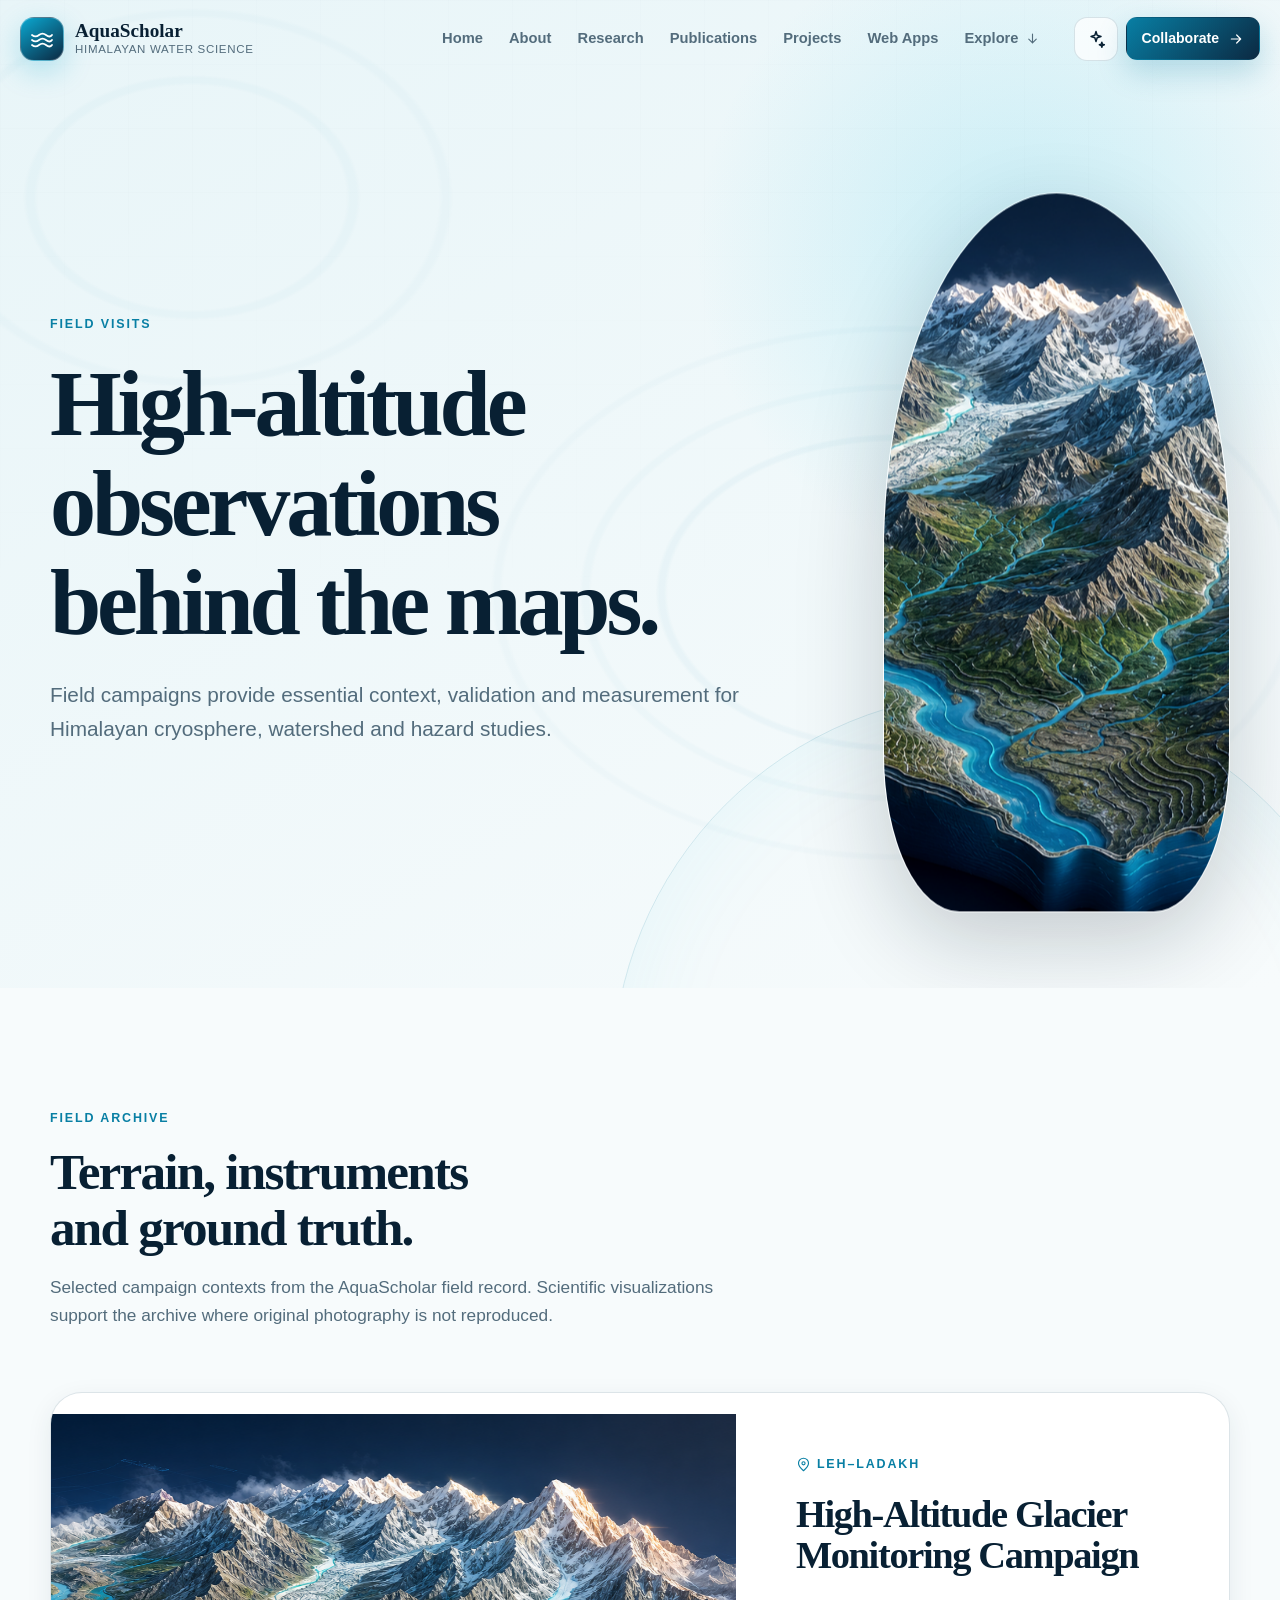
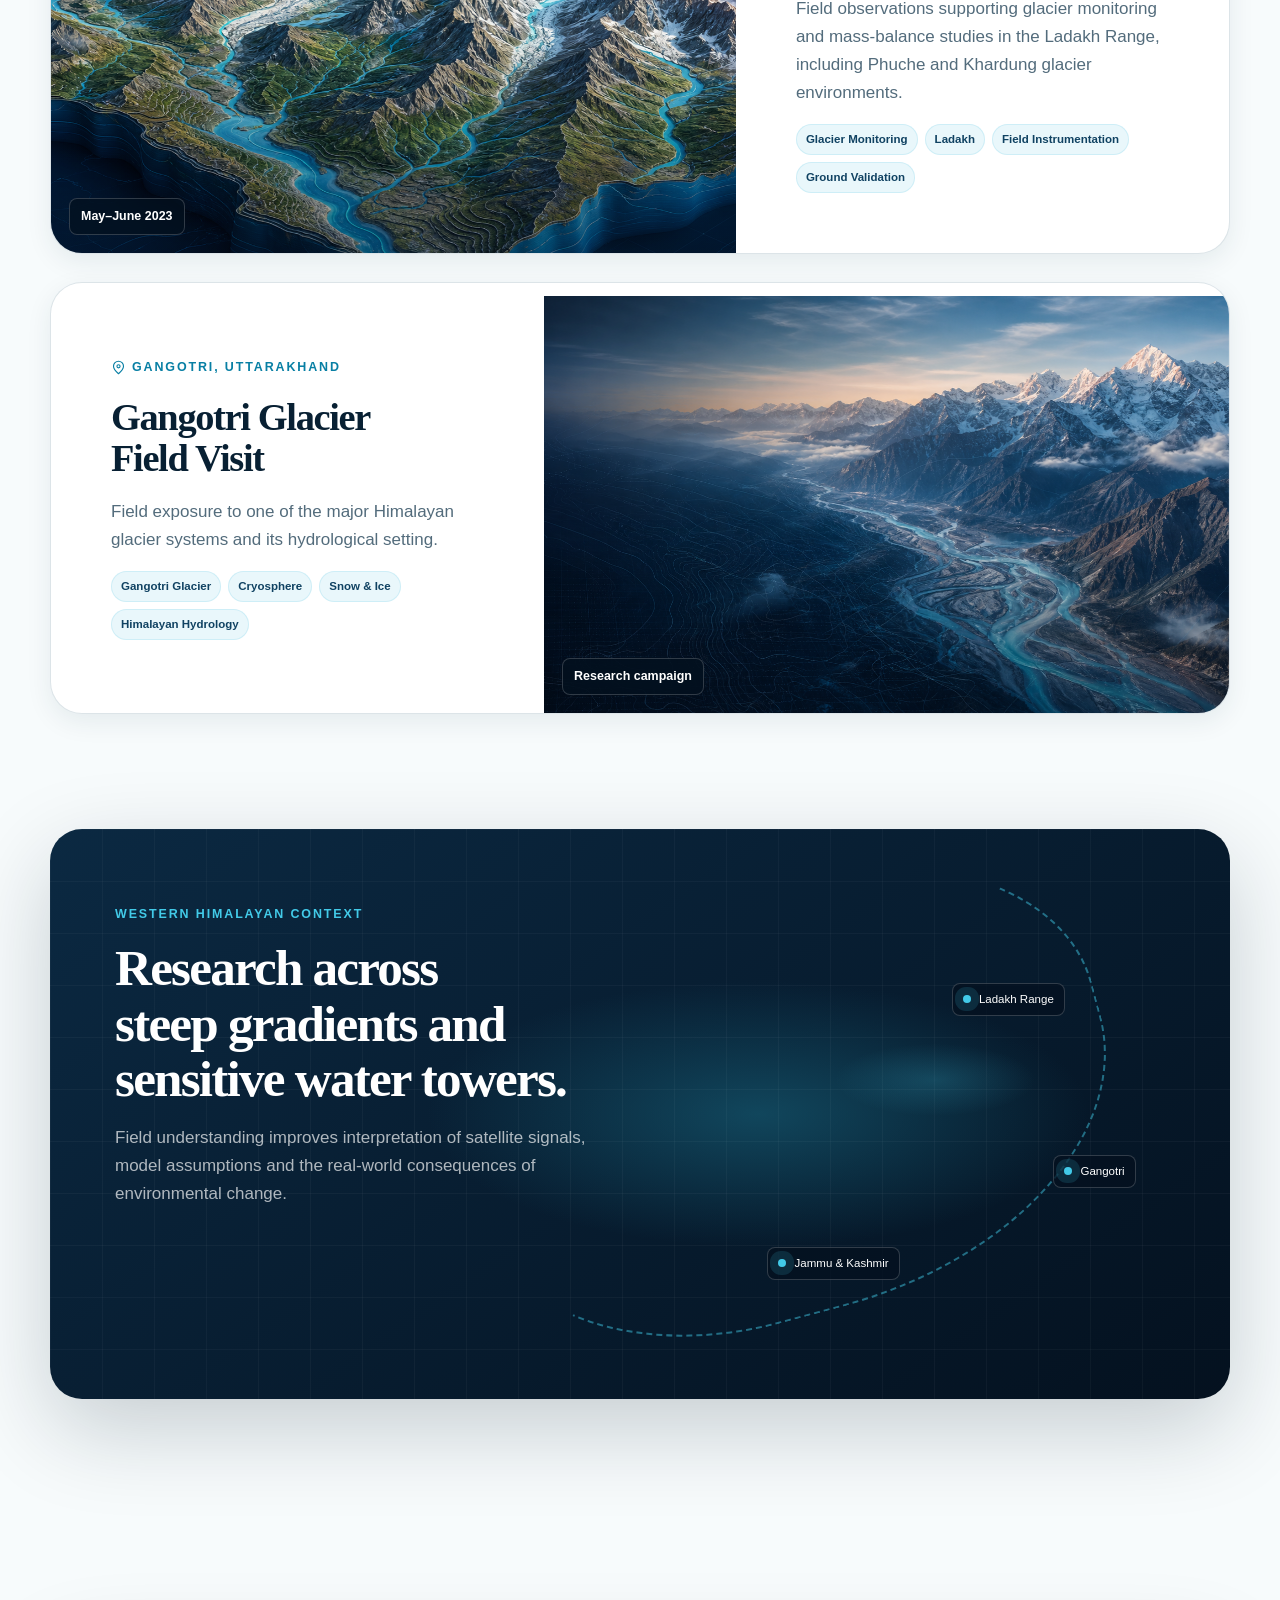
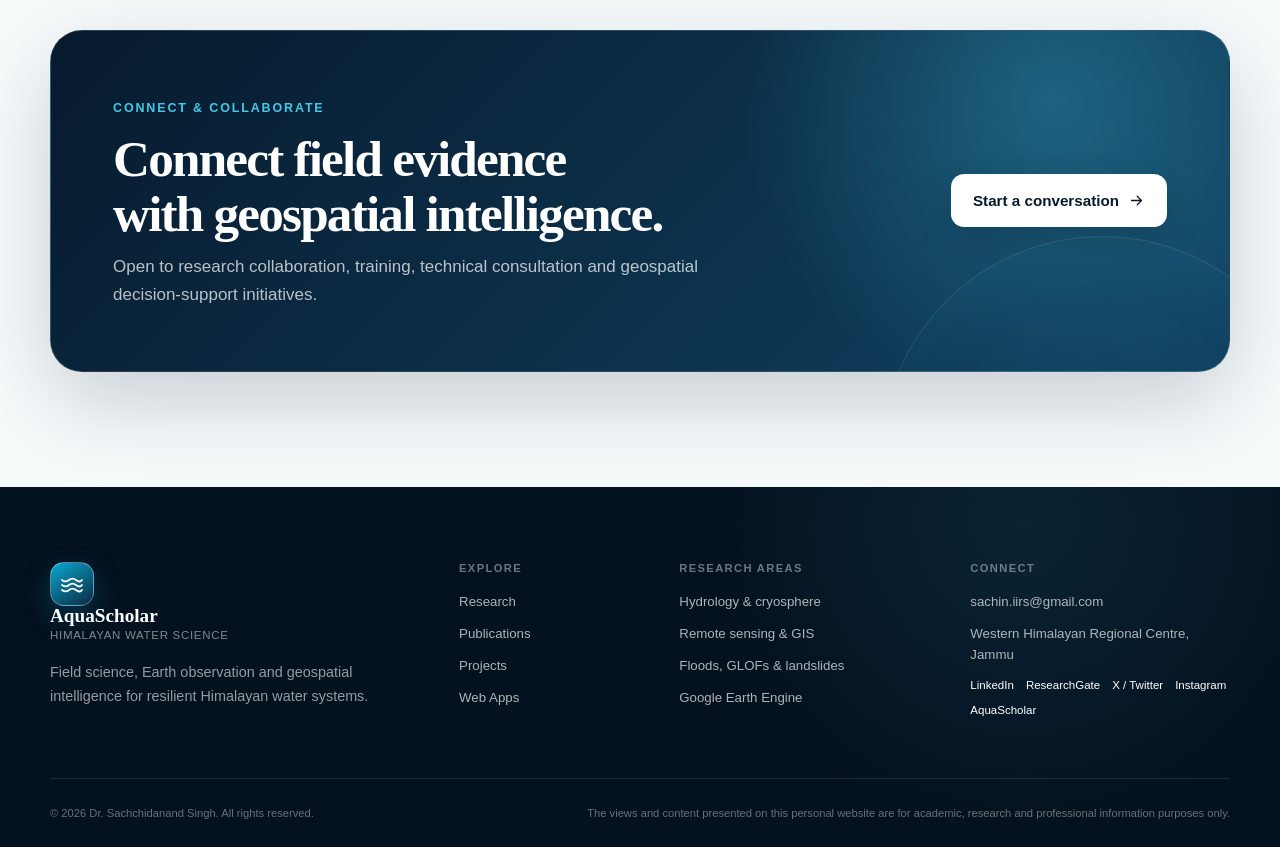
<file: field-visits.html>
﻿<!doctype html>
<html lang="en">
<head>
  <meta charset="utf-8">
  <meta name="viewport" content="width=device-width, initial-scale=1">
  <meta name="theme-color" content="#071a2d">
  <meta name="description" content="Field campaigns and ground-validation contexts from Ladakh, Gangotri and the Western Himalaya.">
  <meta name="keywords" content="Hydrology, Cryosphere, Snow Cover, Glacier Mass Balance, Remote Sensing, GIS, Google Earth Engine, Water Resources, Flood Mapping, Landslide Susceptibility, GLOF, NIH WHRC Jammu">
  <meta name="author" content="Dr. Sachchidanand Singh">
  <meta property="og:type" content="website">
  <meta property="og:title" content="Field Visits | Himalayan Cryosphere Research">
  <meta property="og:description" content="Field campaigns and ground-validation contexts from Ladakh, Gangotri and the Western Himalaya.">
  <meta property="og:image" content="assets/images/himalayan-watershed.png">
  <meta property="og:url" content="https://www.aquascholar.in/field-visits">
  <meta name="twitter:card" content="summary_large_image">
  <link rel="canonical" href="https://www.aquascholar.in/field-visits">
  <link rel="stylesheet" href="assets/styles.css">
  <title>Field Visits | Himalayan Cryosphere Research</title>
  <script type="application/ld+json">{
  "@context": "https://schema.org",
  "@type": "Person",
  "name": "Dr. Sachchidanand Singh",
  "jobTitle": "Scientist-B",
  "worksFor": {
    "@type": "Organization",
    "name": "National Institute of Hydrology - Western Himalayan Regional Centre, Jammu"
  },
  "alumniOf": [
    { "@type": "CollegeOrUniversity", "name": "Indian Institute of Technology Roorkee" },
    { "@type": "CollegeOrUniversity", "name": "Indian Institute of Remote Sensing, ISRO" },
    { "@type": "CollegeOrUniversity", "name": "National Institute of Technology Durgapur" }
  ],
  "url": "https://www.aquascholar.in/",
  "email": "mailto:sachin.iirs@gmail.com",
  "sameAs": [
    "https://www.linkedin.com/in/sachchidanand-singh-51b78b46/",
    "https://www.researchgate.net/profile/Sachchidanand_Singh9",
    "https://twitter.com/Sachchi85238167"
  ],
  "knowsAbout": [
    "Hydrology",
    "Cryosphere",
    "Remote Sensing",
    "Geographic Information Systems",
    "Google Earth Engine",
    "Water Resources Management"
  ]
}</script>
</head>
<body data-page="field-visits">
  <div id="site-shell">
    <noscript>
      <main style="max-width:760px;margin:100px auto;padding:24px;font-family:Arial,sans-serif">
        <h1>Dr. Sachchidanand Singh</h1>
        <p>Scientist-B, National Institute of Hydrology, Western Himalayan Regional Centre, Jammu.</p>
        <p>This portfolio uses JavaScript for reusable multi-page content. Please enable JavaScript to view the complete website.</p>
      </main>
    </noscript>
  </div>
  <script src="data/content.js"></script>
  <script src="assets/app.js"></script>
</body>
</html>
</file>
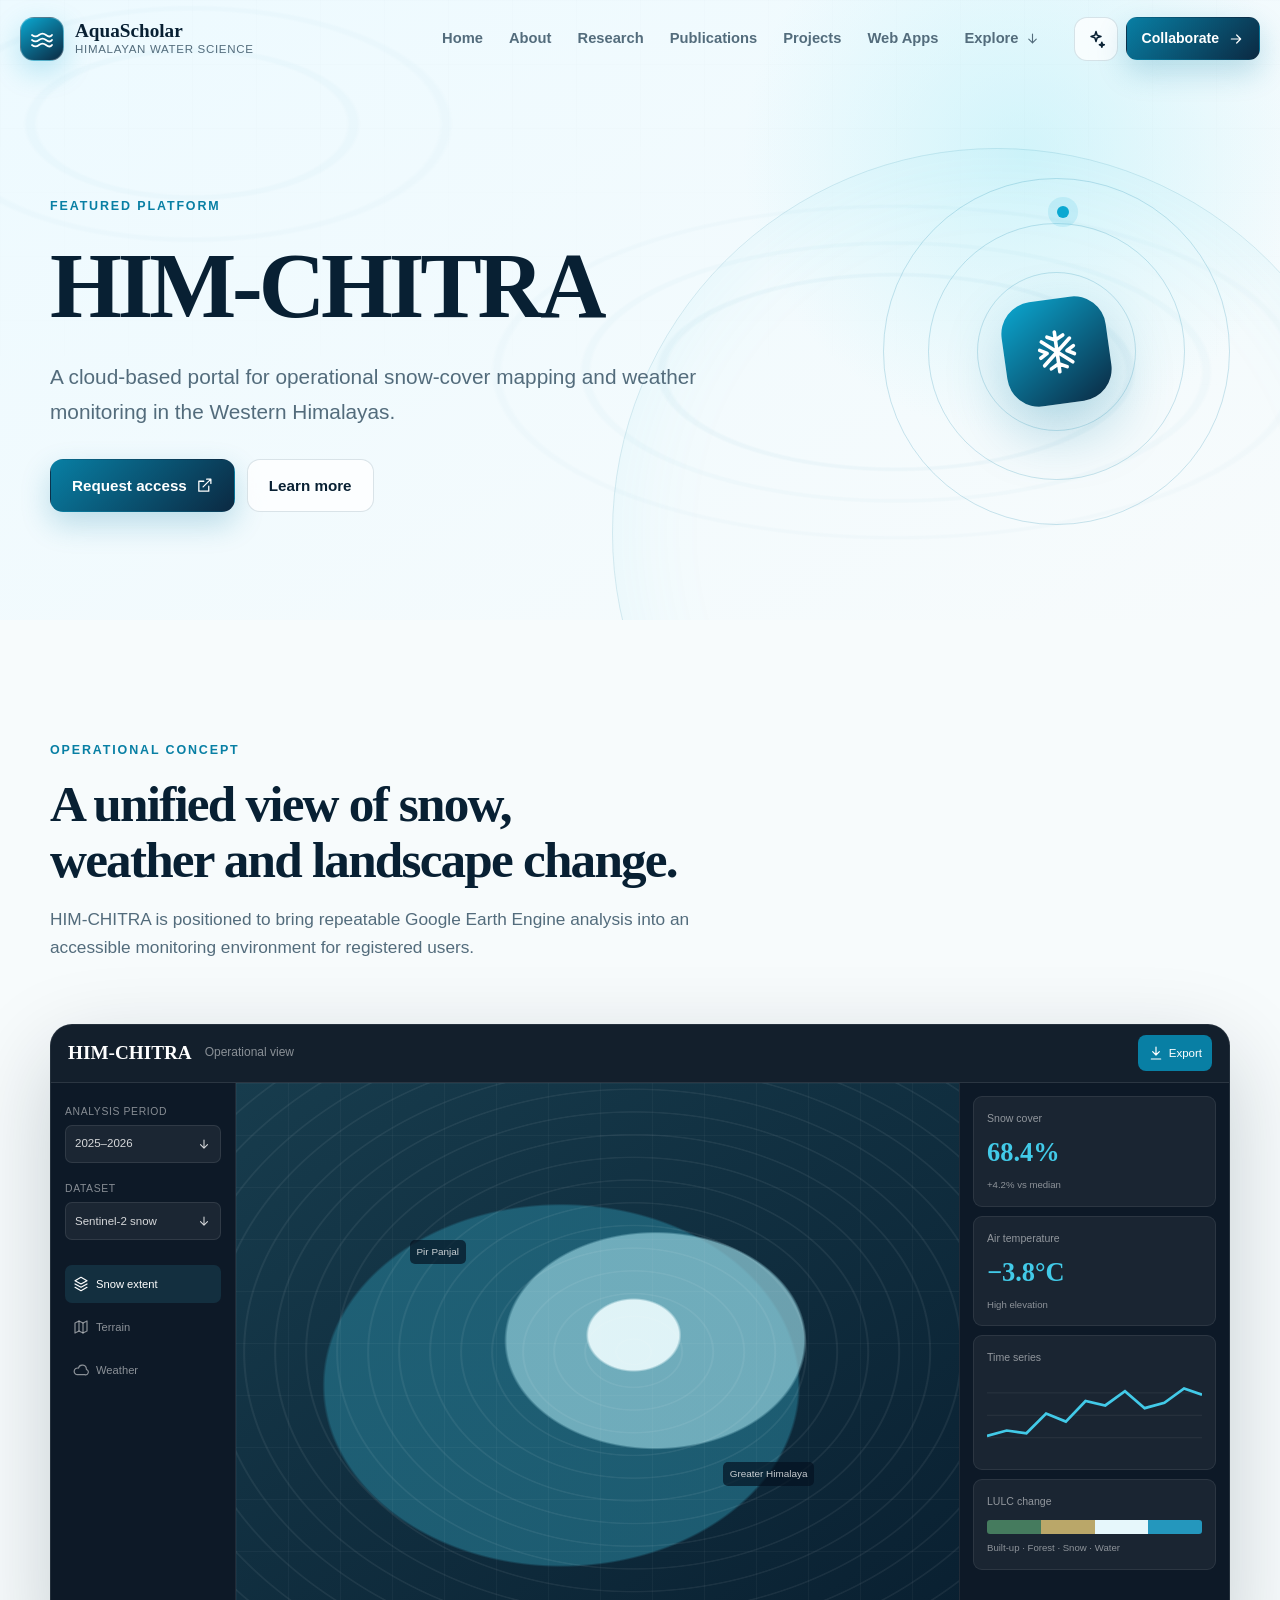
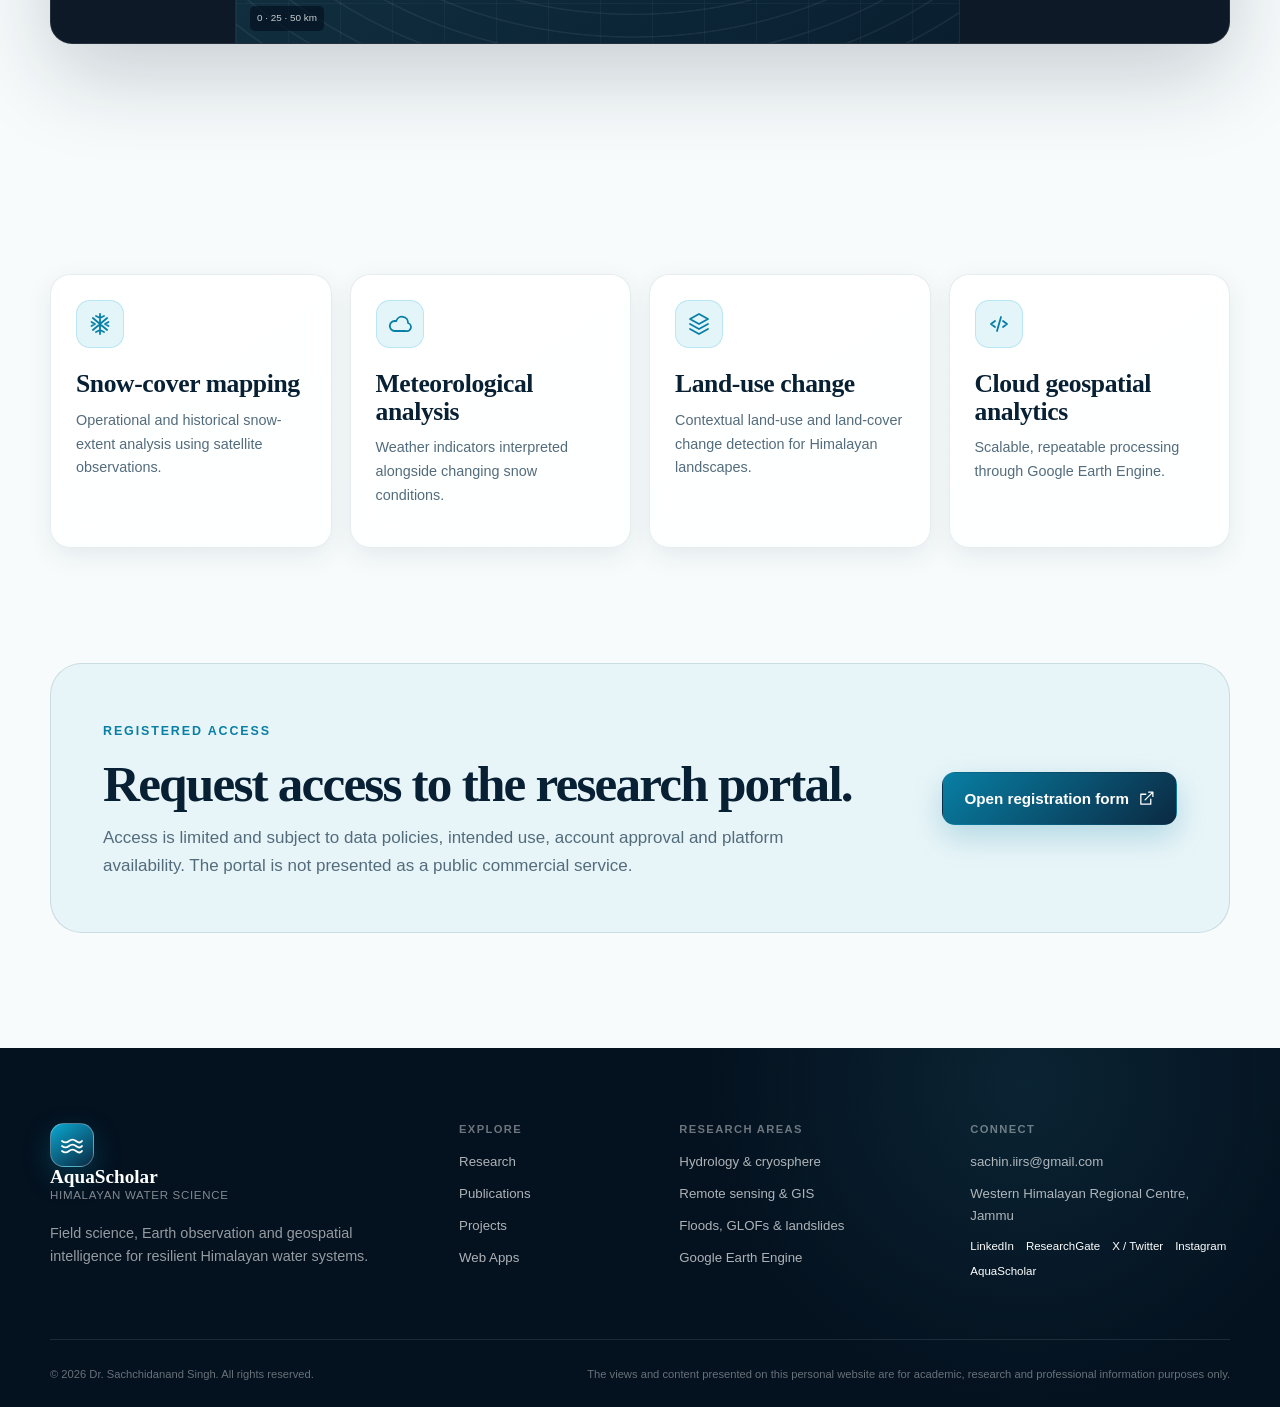
<file: him-chitra.html>
﻿<!doctype html>
<html lang="en">
<head>
  <meta charset="utf-8">
  <meta name="viewport" content="width=device-width, initial-scale=1">
  <meta name="theme-color" content="#071a2d">
  <meta name="description" content="HIM-CHITRA is a cloud-based portal for operational snow cover mapping and weather monitoring in the Western Himalayas.">
  <meta name="keywords" content="Hydrology, Cryosphere, Snow Cover, Glacier Mass Balance, Remote Sensing, GIS, Google Earth Engine, Water Resources, Flood Mapping, Landslide Susceptibility, GLOF, NIH WHRC Jammu">
  <meta name="author" content="Dr. Sachchidanand Singh">
  <meta property="og:type" content="website">
  <meta property="og:title" content="HIM-CHITRA | Snow Cover & Weather Monitoring">
  <meta property="og:description" content="HIM-CHITRA is a cloud-based portal for operational snow cover mapping and weather monitoring in the Western Himalayas.">
  <meta property="og:image" content="assets/images/himalayan-watershed.png">
  <meta property="og:url" content="https://www.aquascholar.in/him-chitra">
  <meta name="twitter:card" content="summary_large_image">
  <link rel="canonical" href="https://www.aquascholar.in/him-chitra">
  <link rel="stylesheet" href="assets/styles.css">
  <title>HIM-CHITRA | Snow Cover & Weather Monitoring</title>
  <script type="application/ld+json">{
  "@context": "https://schema.org",
  "@type": "Person",
  "name": "Dr. Sachchidanand Singh",
  "jobTitle": "Scientist-B",
  "worksFor": {
    "@type": "Organization",
    "name": "National Institute of Hydrology - Western Himalayan Regional Centre, Jammu"
  },
  "alumniOf": [
    { "@type": "CollegeOrUniversity", "name": "Indian Institute of Technology Roorkee" },
    { "@type": "CollegeOrUniversity", "name": "Indian Institute of Remote Sensing, ISRO" },
    { "@type": "CollegeOrUniversity", "name": "National Institute of Technology Durgapur" }
  ],
  "url": "https://www.aquascholar.in/",
  "email": "mailto:sachin.iirs@gmail.com",
  "sameAs": [
    "https://www.linkedin.com/in/sachchidanand-singh-51b78b46/",
    "https://www.researchgate.net/profile/Sachchidanand_Singh9",
    "https://twitter.com/Sachchi85238167"
  ],
  "knowsAbout": [
    "Hydrology",
    "Cryosphere",
    "Remote Sensing",
    "Geographic Information Systems",
    "Google Earth Engine",
    "Water Resources Management"
  ]
}</script>
</head>
<body data-page="him-chitra">
  <div id="site-shell">
    <noscript>
      <main style="max-width:760px;margin:100px auto;padding:24px;font-family:Arial,sans-serif">
        <h1>Dr. Sachchidanand Singh</h1>
        <p>Scientist-B, National Institute of Hydrology, Western Himalayan Regional Centre, Jammu.</p>
        <p>This portfolio uses JavaScript for reusable multi-page content. Please enable JavaScript to view the complete website.</p>
      </main>
    </noscript>
  </div>
  <script src="data/content.js"></script>
  <script src="assets/app.js"></script>
</body>
</html>
</file>
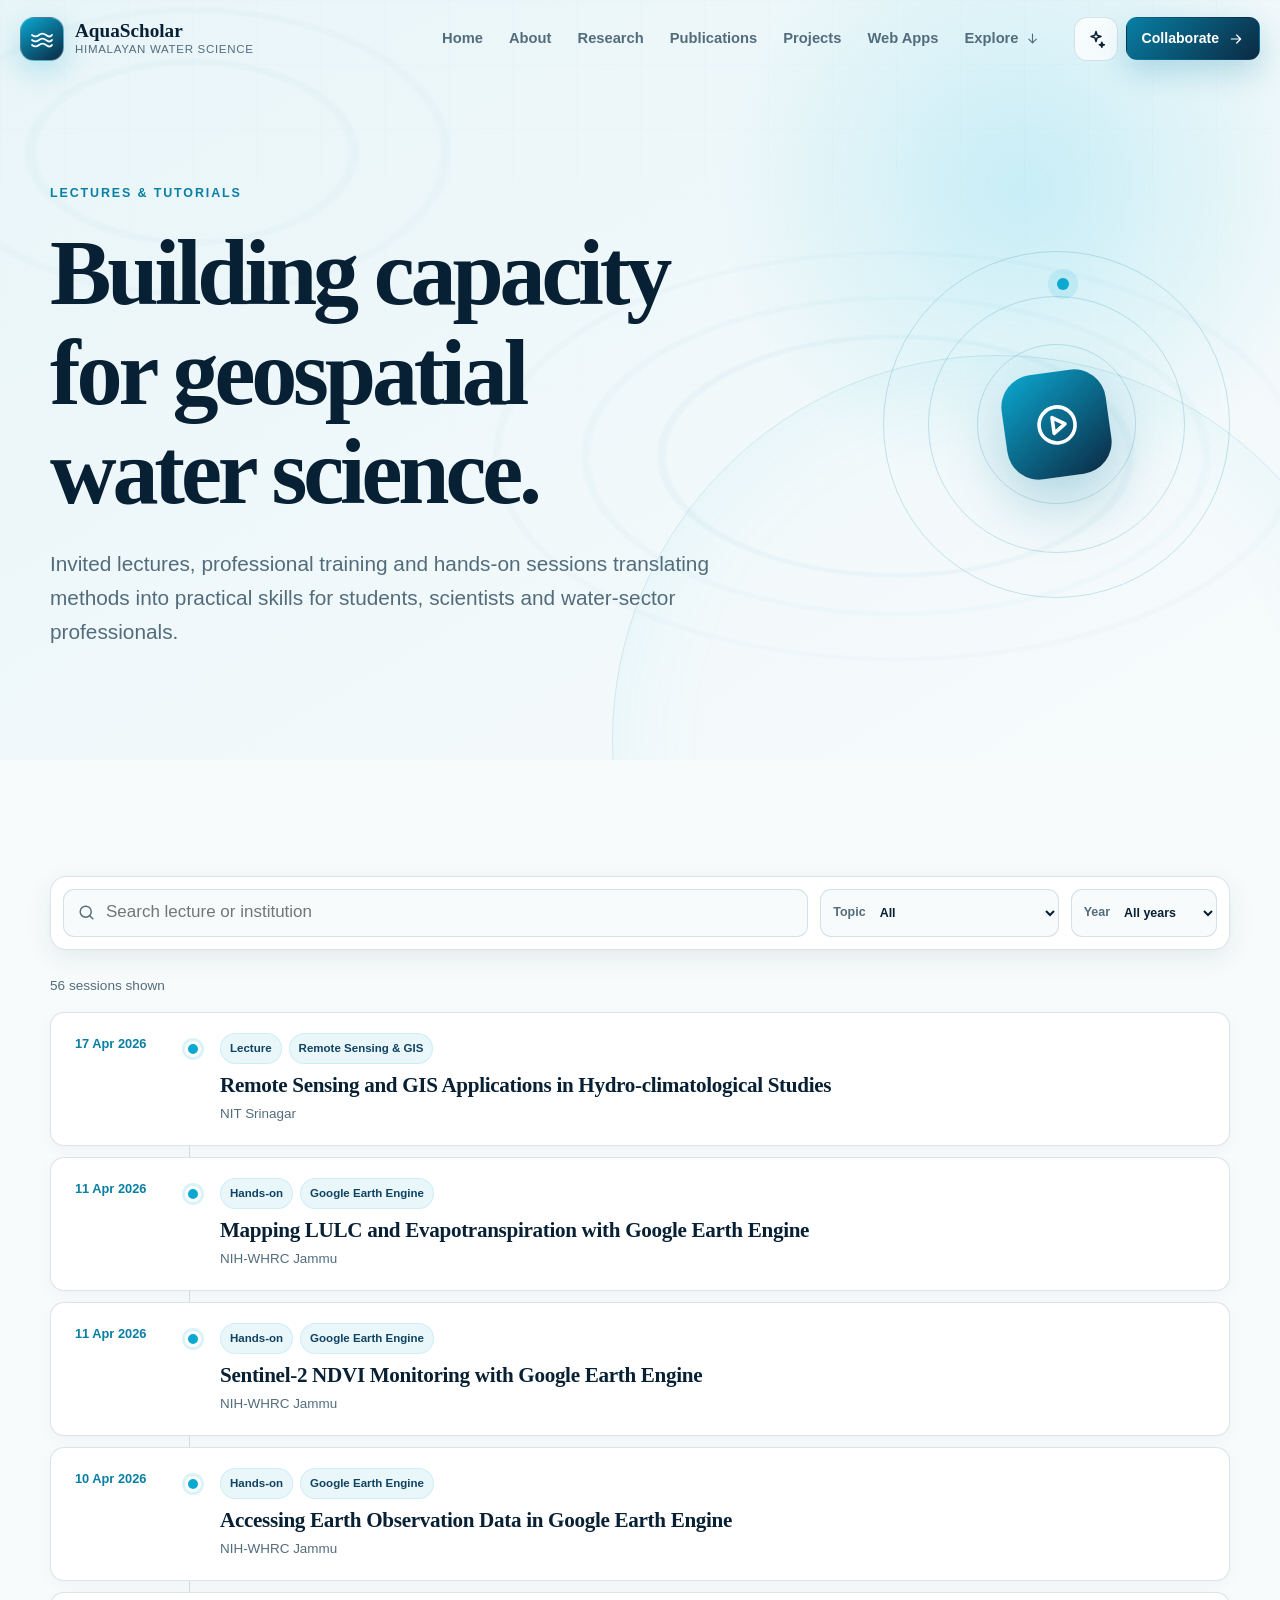
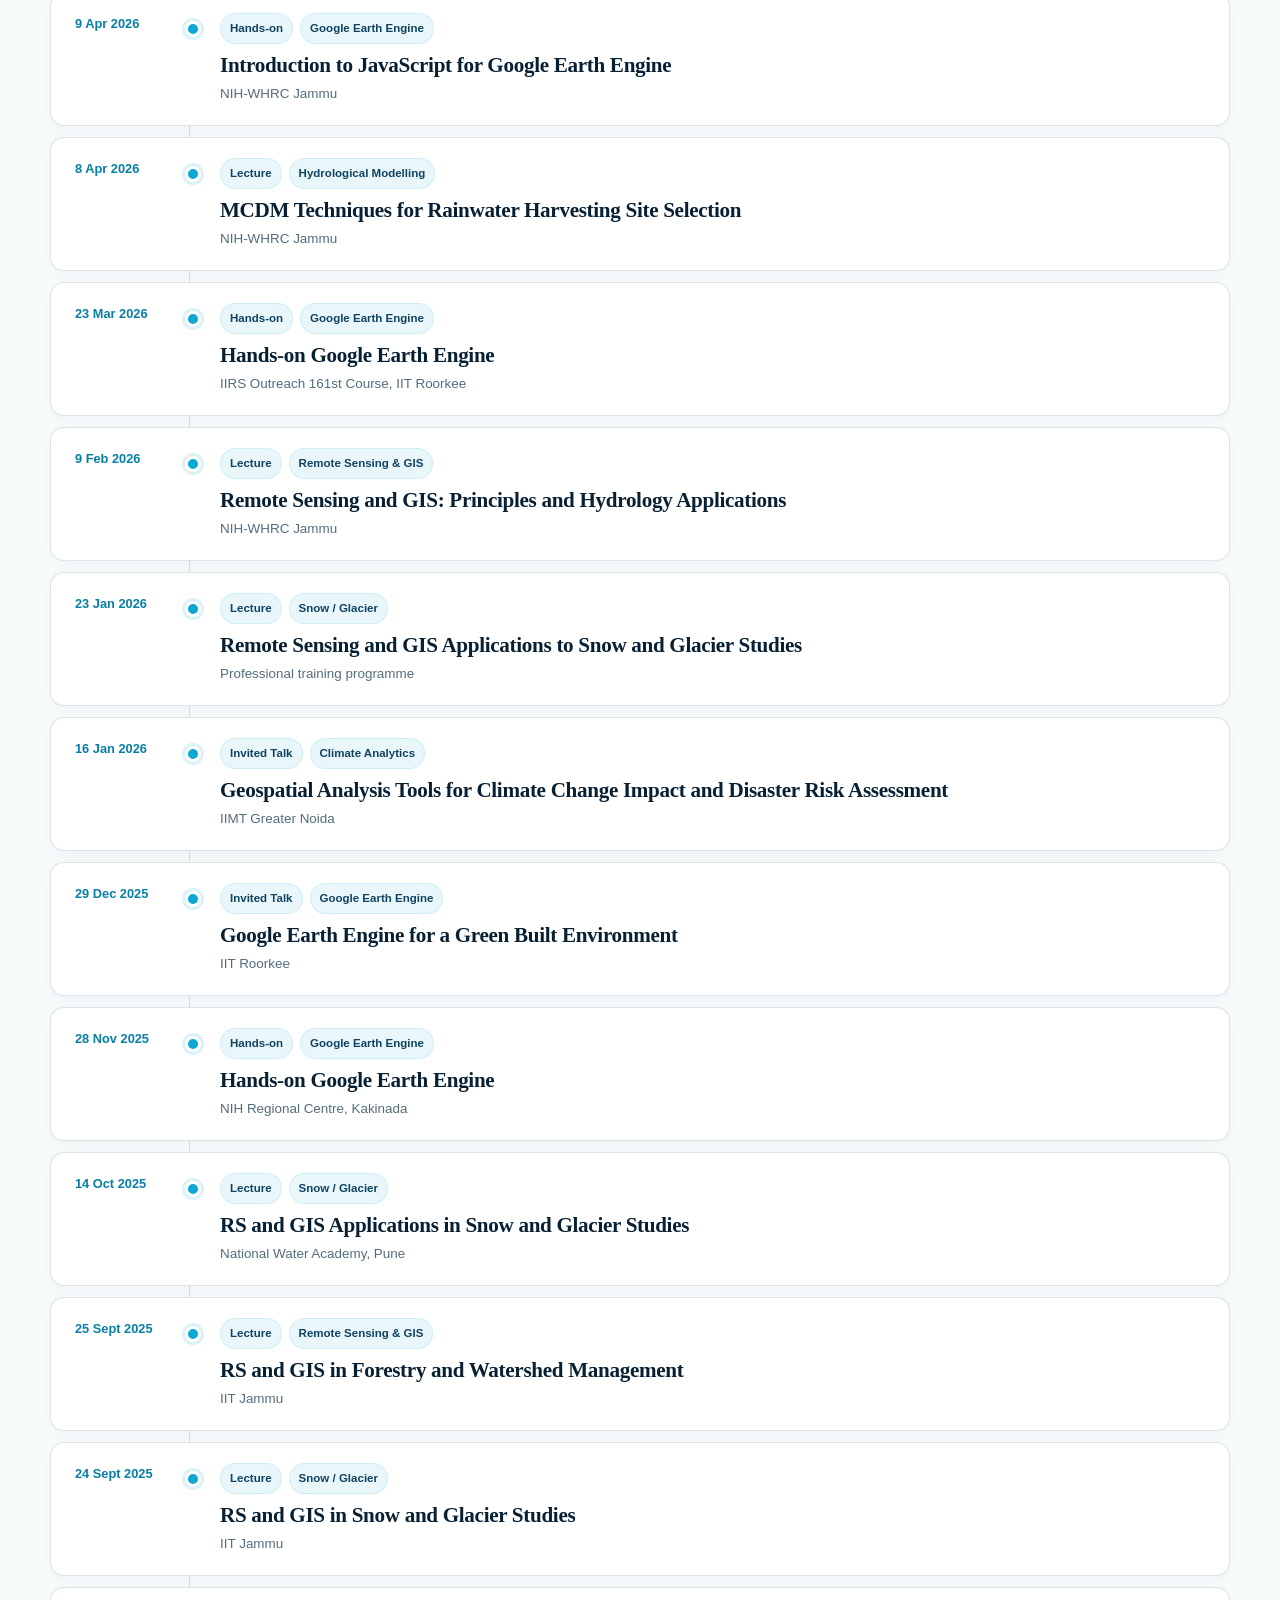
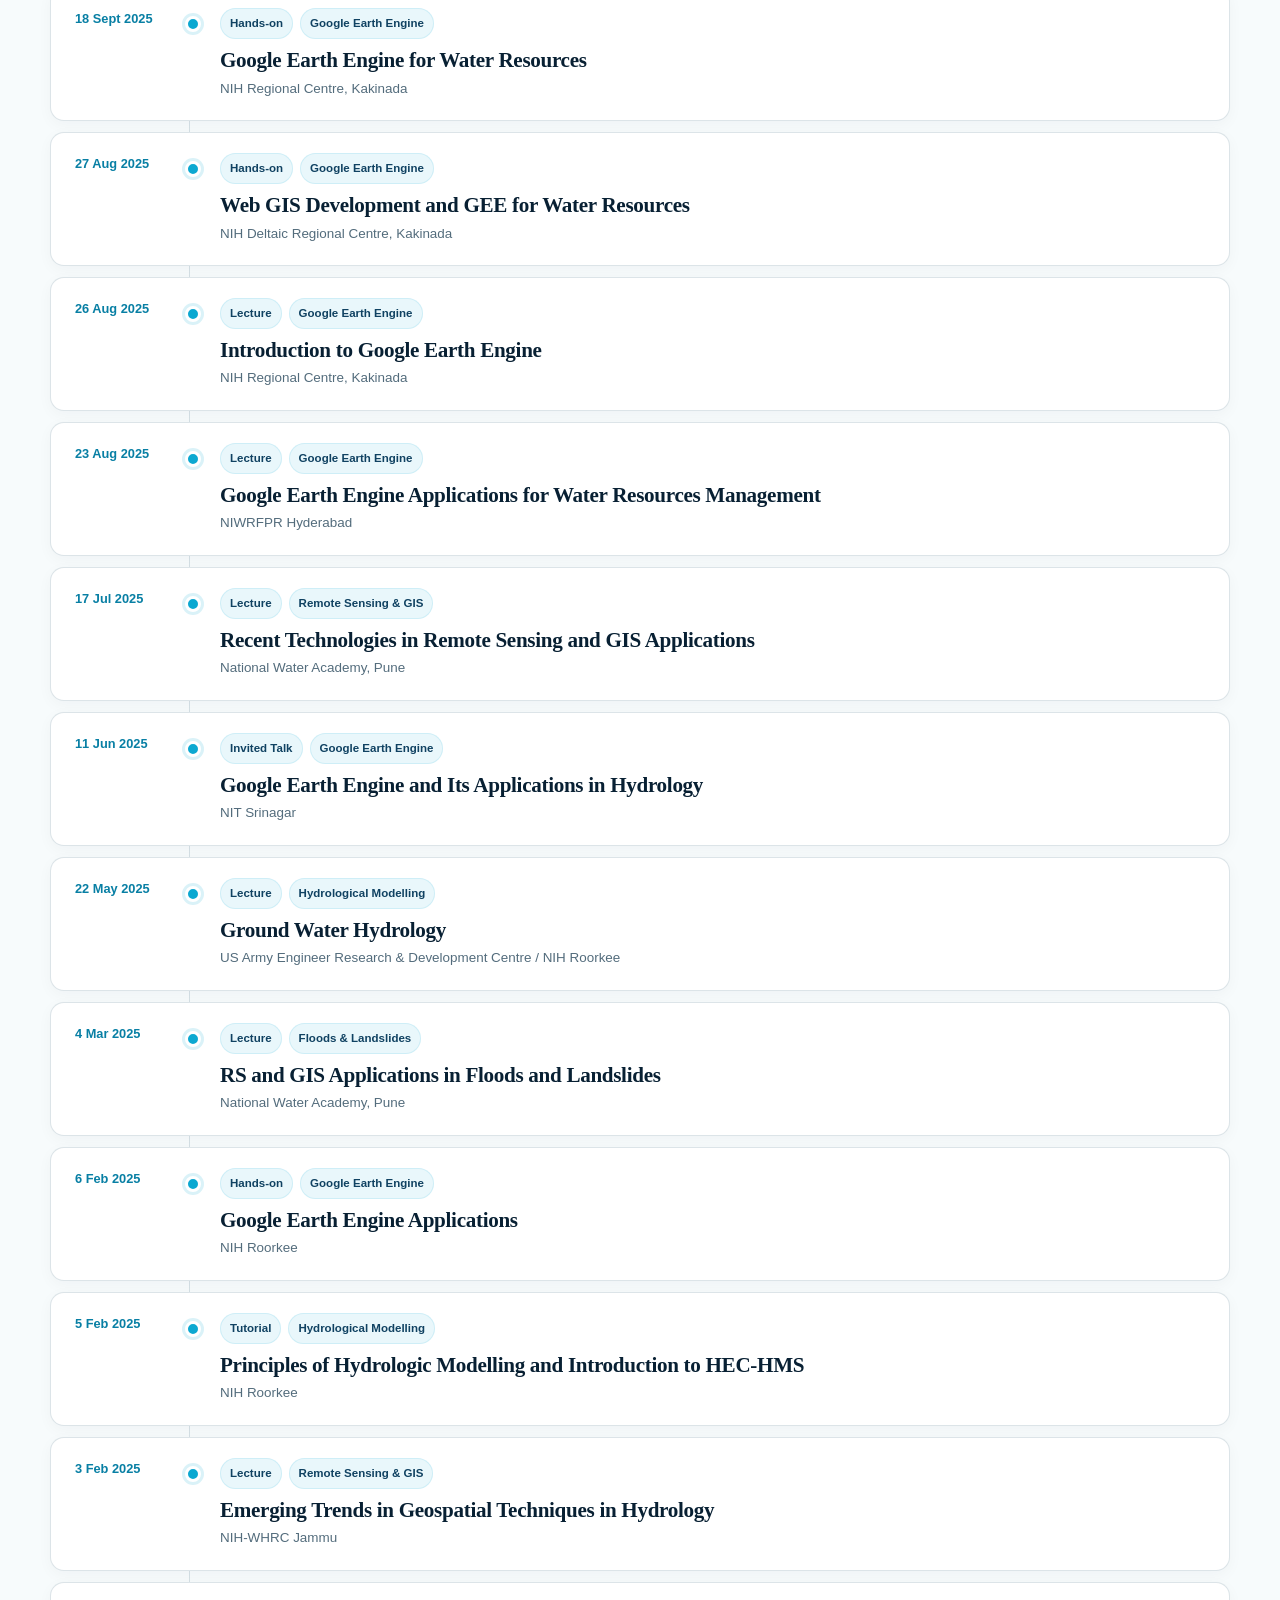
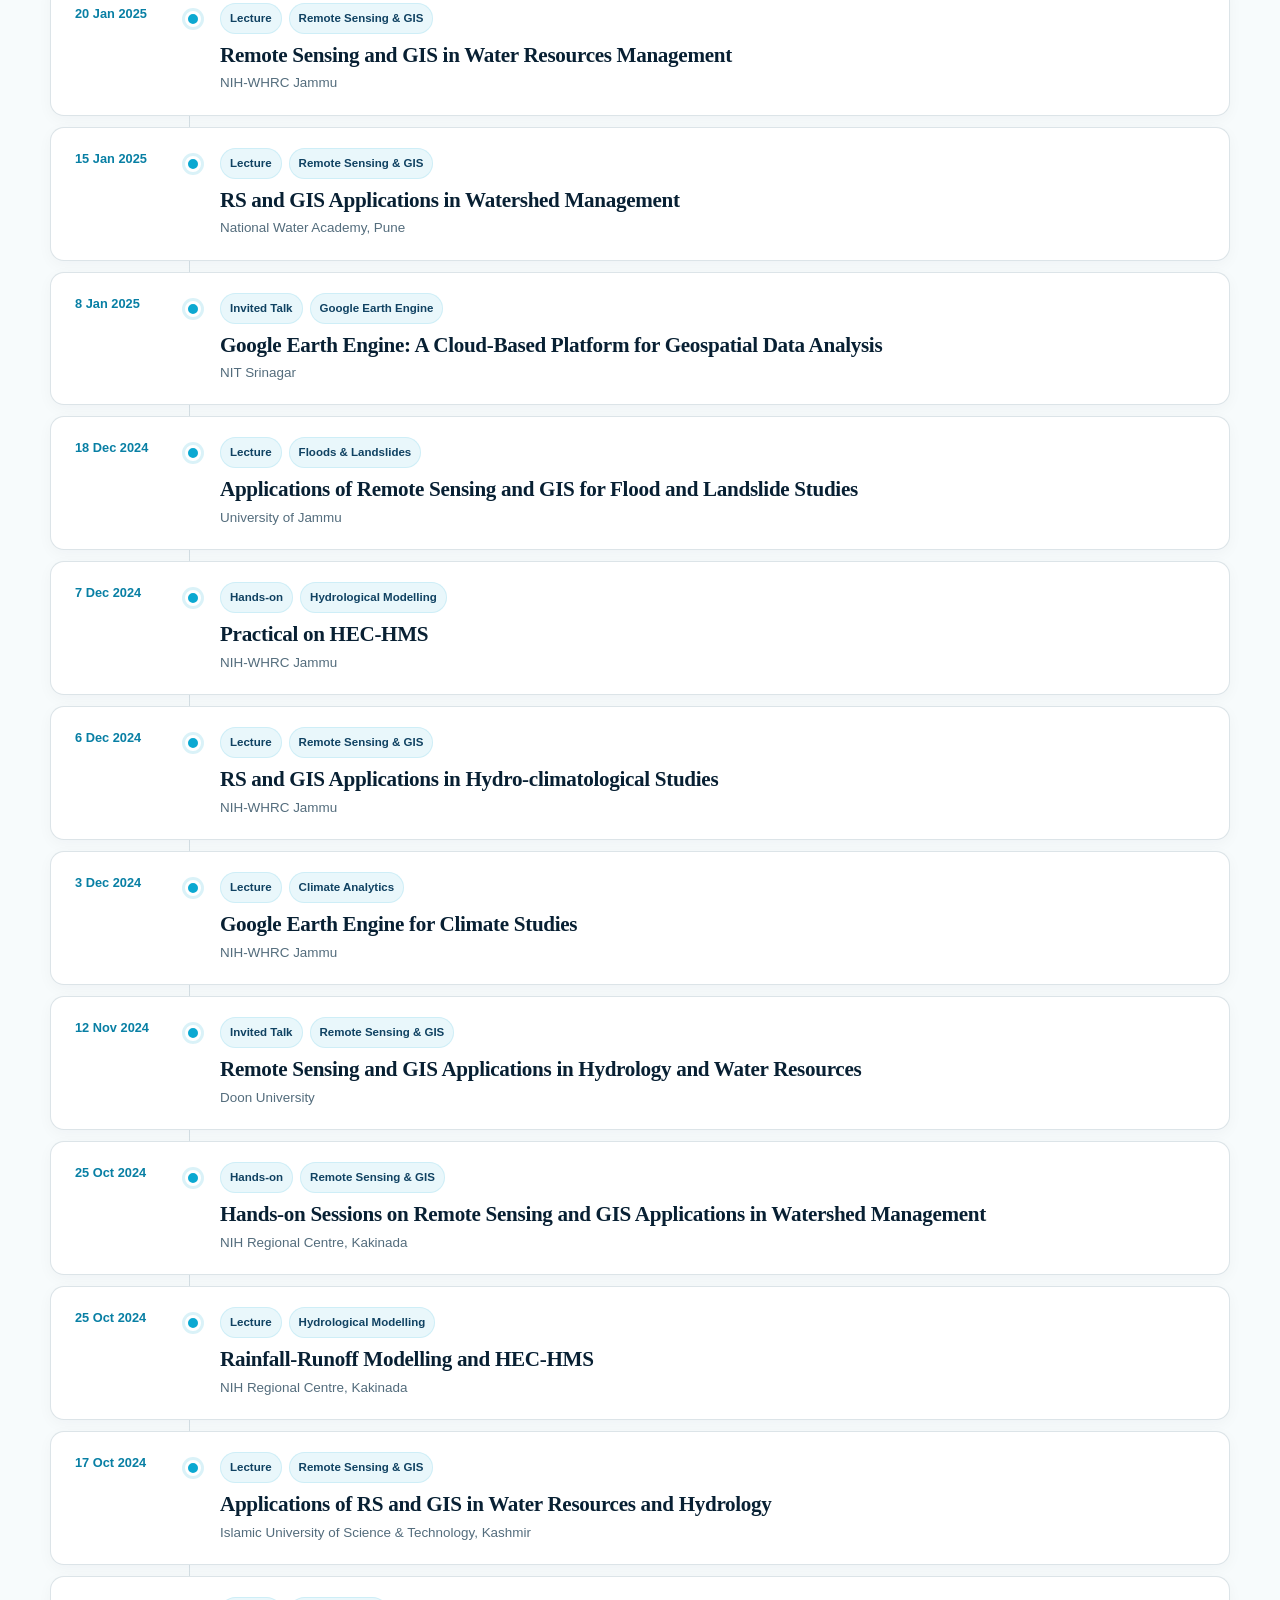
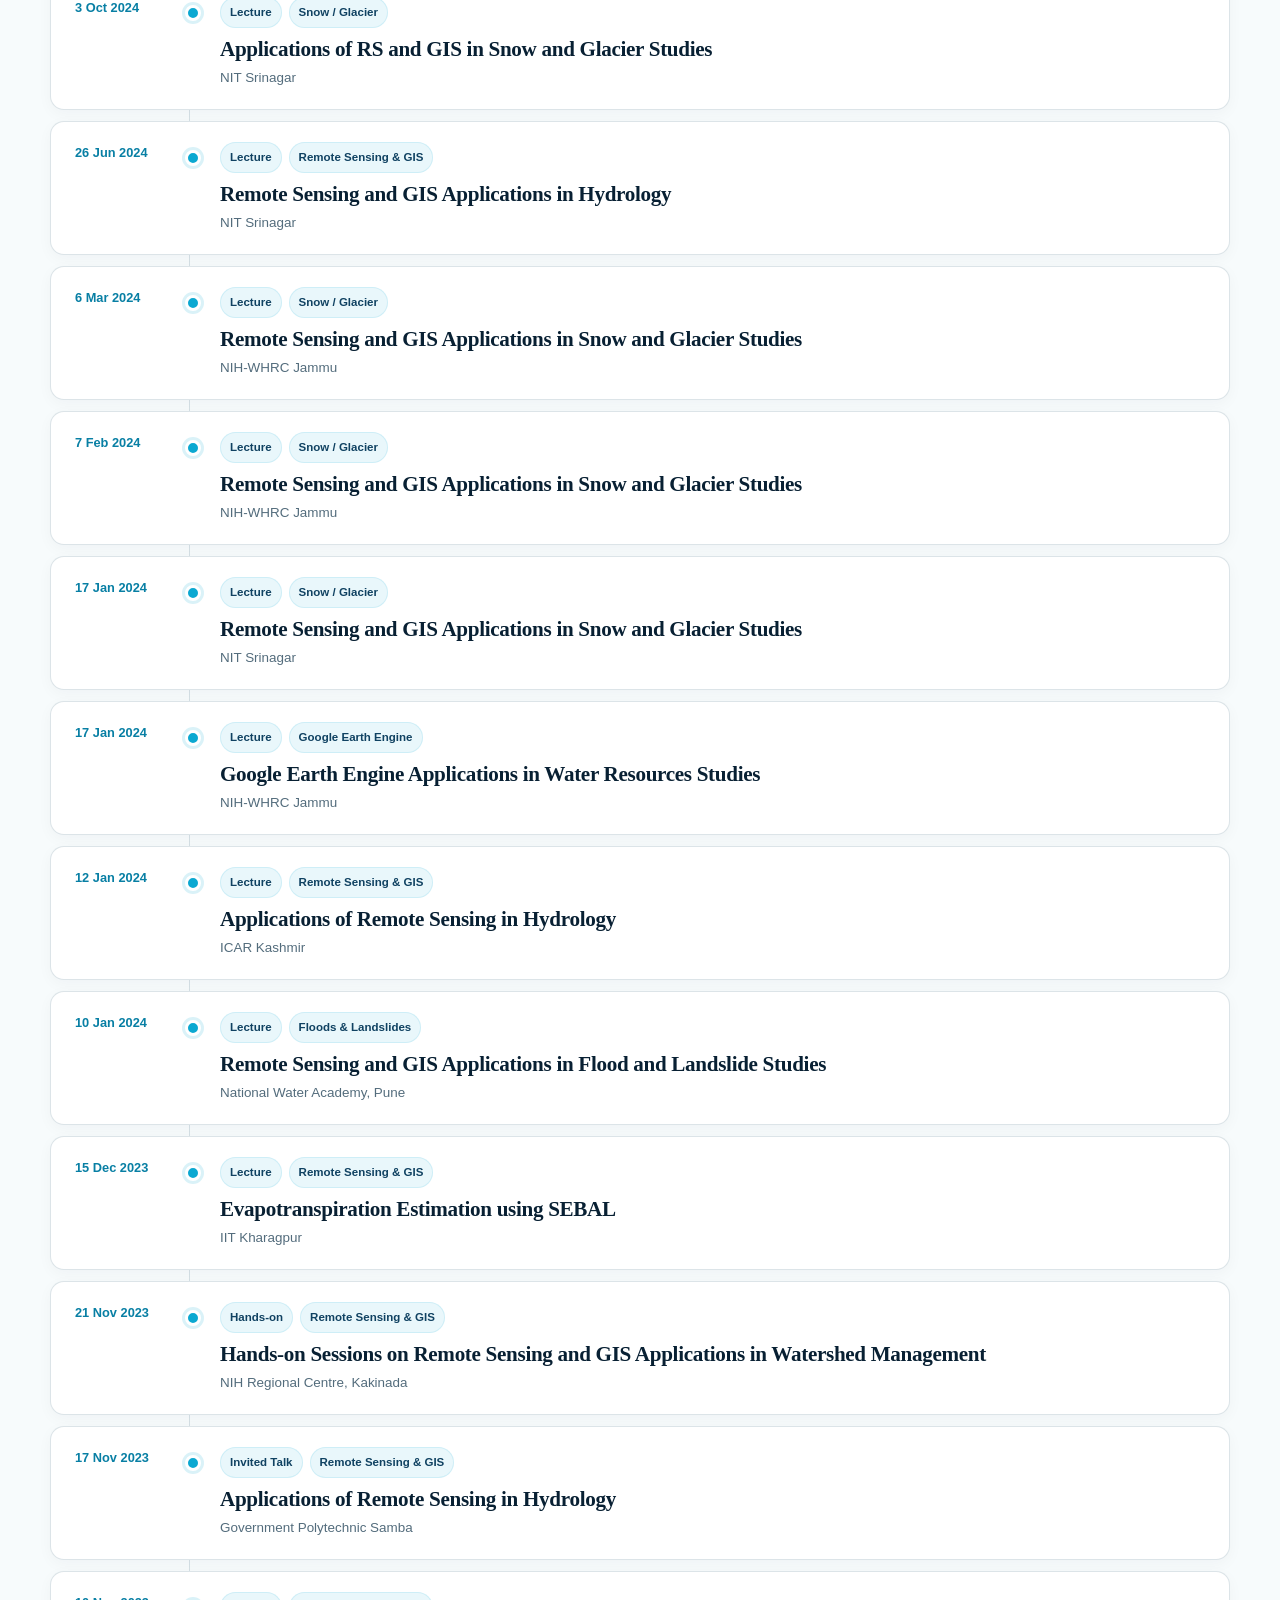
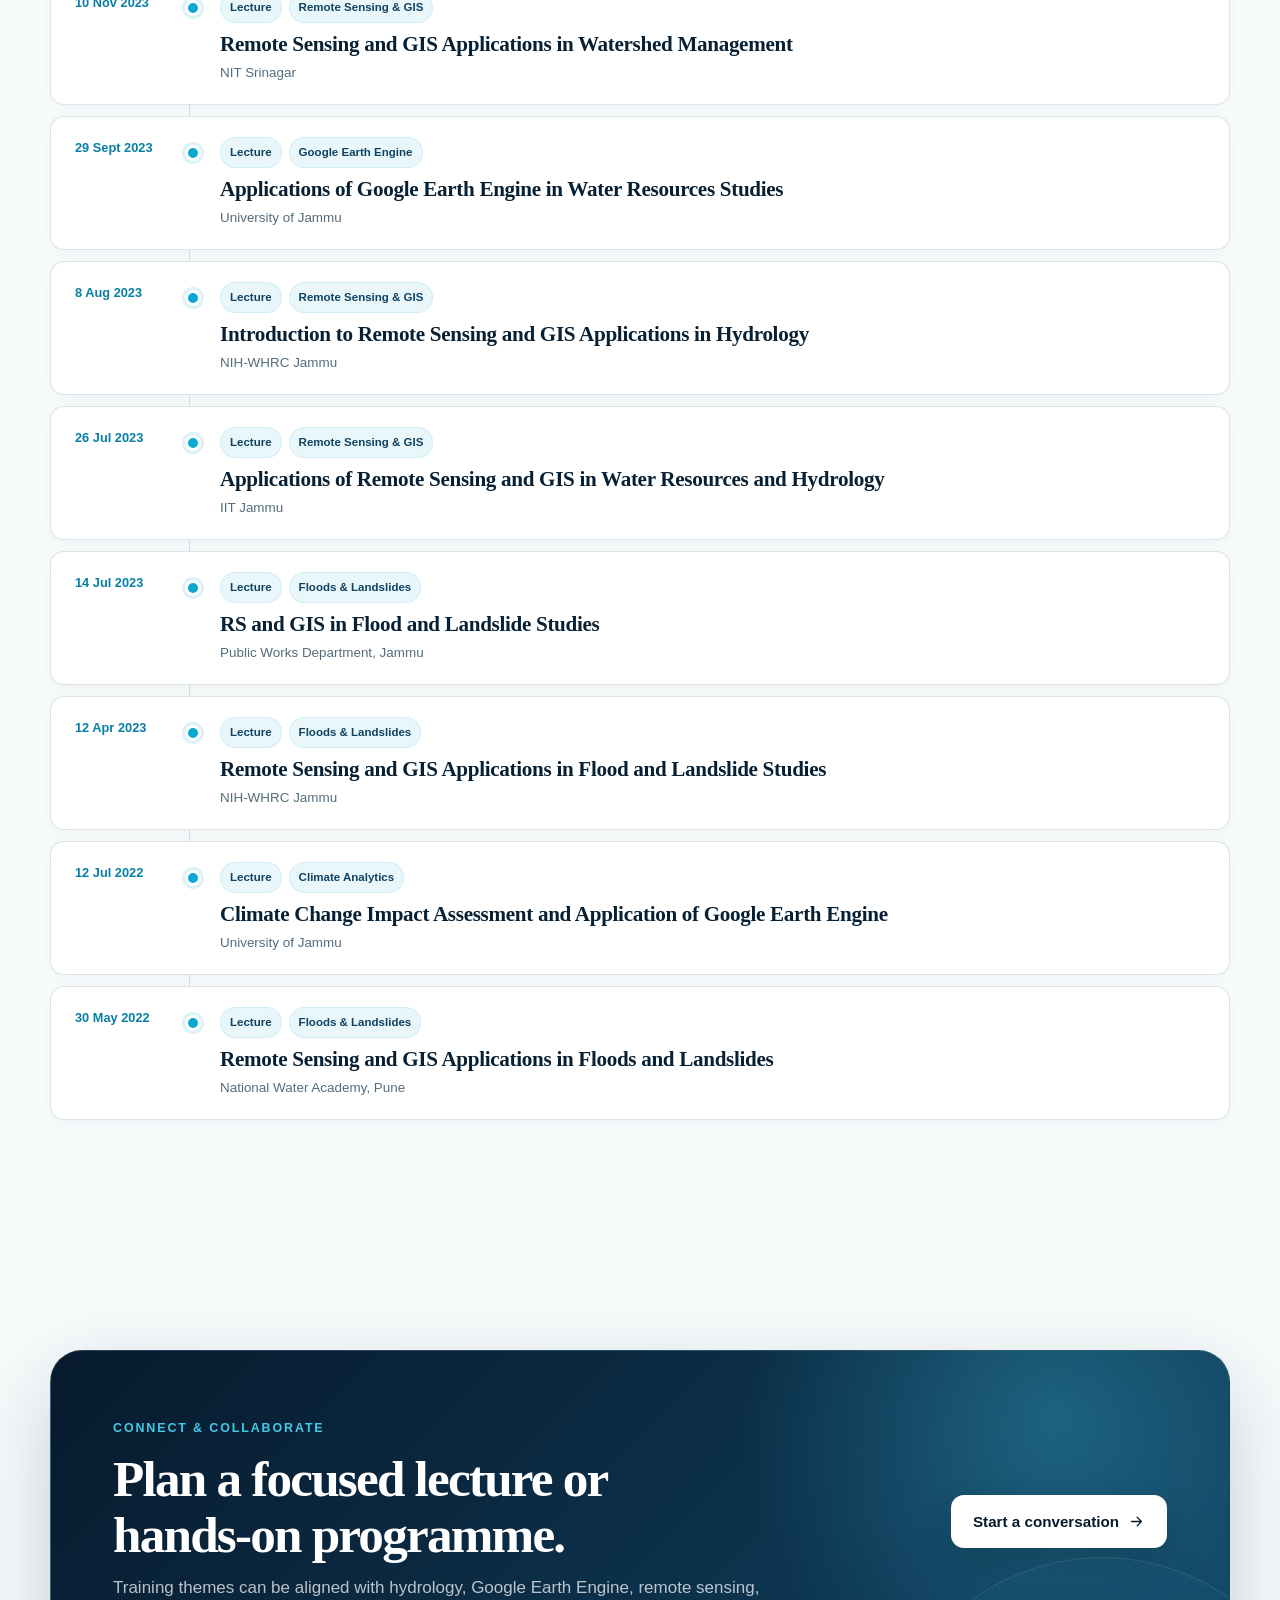
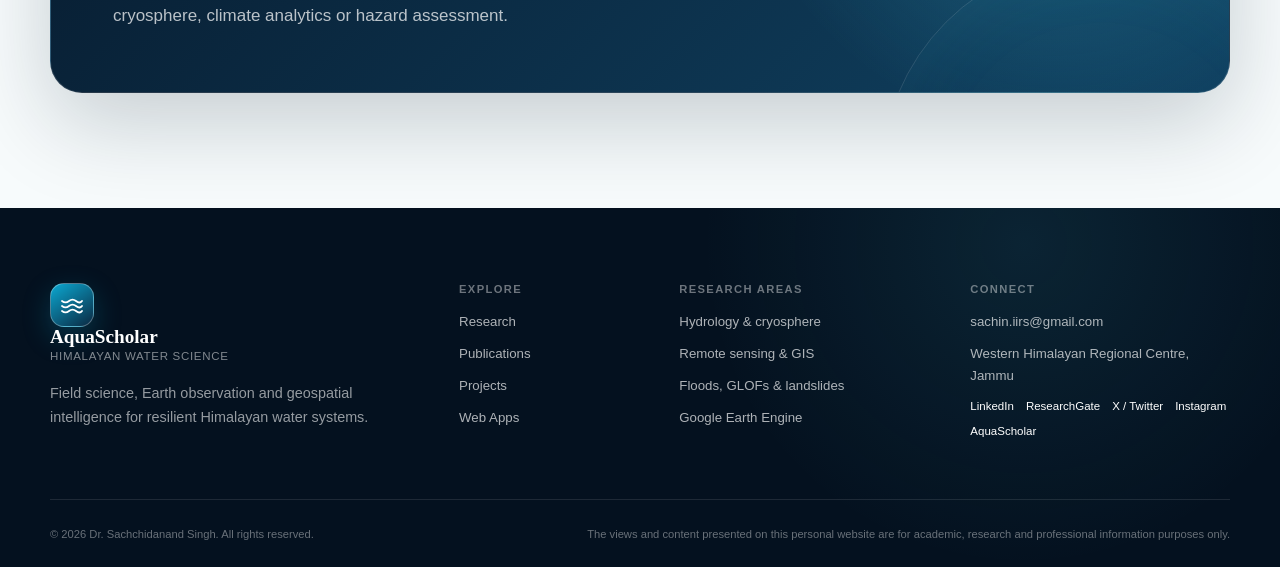
<file: lectures.html>
﻿<!doctype html>
<html lang="en">
<head>
  <meta charset="utf-8">
  <meta name="viewport" content="width=device-width, initial-scale=1">
  <meta name="theme-color" content="#071a2d">
  <meta name="description" content="Invited lectures, professional training and hands-on tutorials in Google Earth Engine, remote sensing, GIS, hydrology and cryosphere studies.">
  <meta name="keywords" content="Hydrology, Cryosphere, Snow Cover, Glacier Mass Balance, Remote Sensing, GIS, Google Earth Engine, Water Resources, Flood Mapping, Landslide Susceptibility, GLOF, NIH WHRC Jammu">
  <meta name="author" content="Dr. Sachchidanand Singh">
  <meta property="og:type" content="website">
  <meta property="og:title" content="Lectures & Tutorials | AquaScholar">
  <meta property="og:description" content="Invited lectures, professional training and hands-on tutorials in Google Earth Engine, remote sensing, GIS, hydrology and cryosphere studies.">
  <meta property="og:image" content="assets/images/himalayan-watershed.png">
  <meta property="og:url" content="https://www.aquascholar.in/lectures-and-tutorials">
  <meta name="twitter:card" content="summary_large_image">
  <link rel="canonical" href="https://www.aquascholar.in/lectures-and-tutorials">
  <link rel="stylesheet" href="assets/styles.css">
  <title>Lectures & Tutorials | AquaScholar</title>
  <script type="application/ld+json">{
  "@context": "https://schema.org",
  "@type": "Person",
  "name": "Dr. Sachchidanand Singh",
  "jobTitle": "Scientist-B",
  "worksFor": {
    "@type": "Organization",
    "name": "National Institute of Hydrology - Western Himalayan Regional Centre, Jammu"
  },
  "alumniOf": [
    { "@type": "CollegeOrUniversity", "name": "Indian Institute of Technology Roorkee" },
    { "@type": "CollegeOrUniversity", "name": "Indian Institute of Remote Sensing, ISRO" },
    { "@type": "CollegeOrUniversity", "name": "National Institute of Technology Durgapur" }
  ],
  "url": "https://www.aquascholar.in/",
  "email": "mailto:sachin.iirs@gmail.com",
  "sameAs": [
    "https://www.linkedin.com/in/sachchidanand-singh-51b78b46/",
    "https://www.researchgate.net/profile/Sachchidanand_Singh9",
    "https://twitter.com/Sachchi85238167"
  ],
  "knowsAbout": [
    "Hydrology",
    "Cryosphere",
    "Remote Sensing",
    "Geographic Information Systems",
    "Google Earth Engine",
    "Water Resources Management"
  ]
}</script>
</head>
<body data-page="lectures">
  <div id="site-shell">
    <noscript>
      <main style="max-width:760px;margin:100px auto;padding:24px;font-family:Arial,sans-serif">
        <h1>Dr. Sachchidanand Singh</h1>
        <p>Scientist-B, National Institute of Hydrology, Western Himalayan Regional Centre, Jammu.</p>
        <p>This portfolio uses JavaScript for reusable multi-page content. Please enable JavaScript to view the complete website.</p>
      </main>
    </noscript>
  </div>
  <script src="data/content.js"></script>
  <script src="assets/app.js"></script>
</body>
</html>
</file>
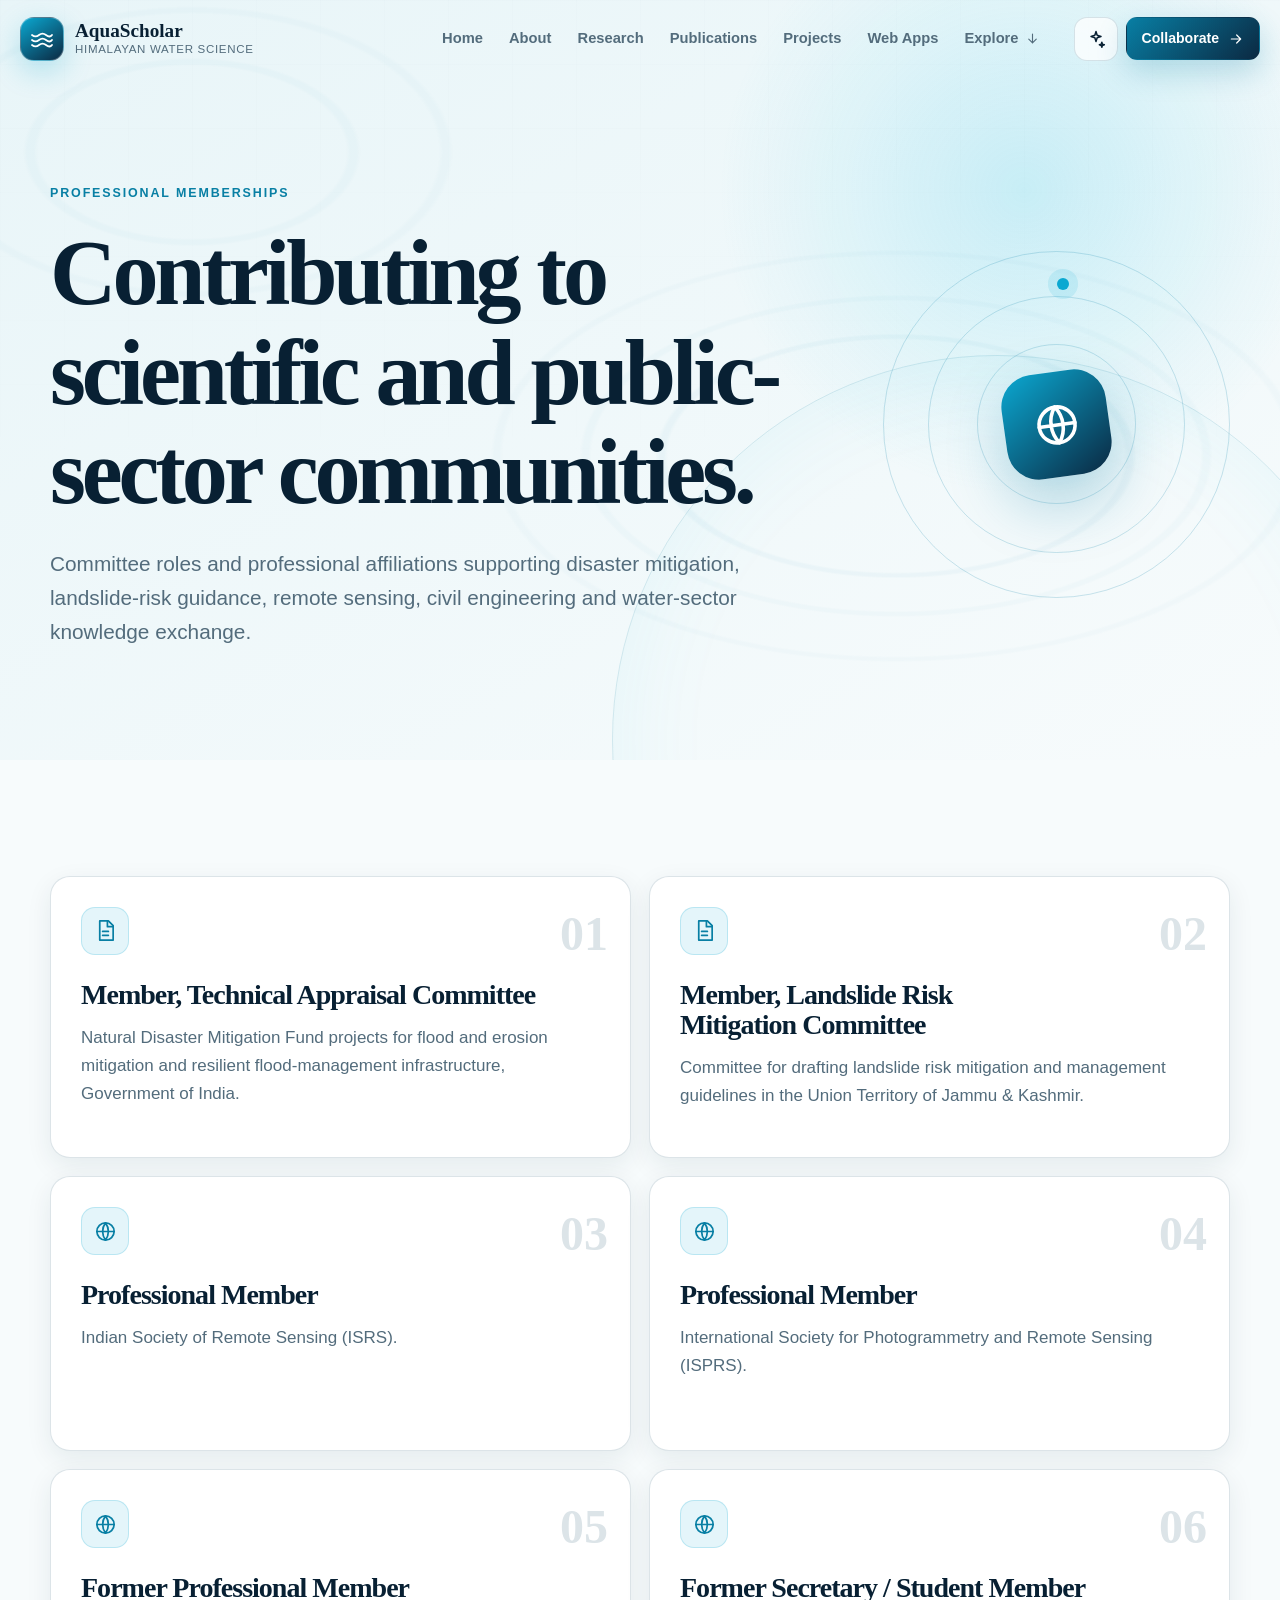
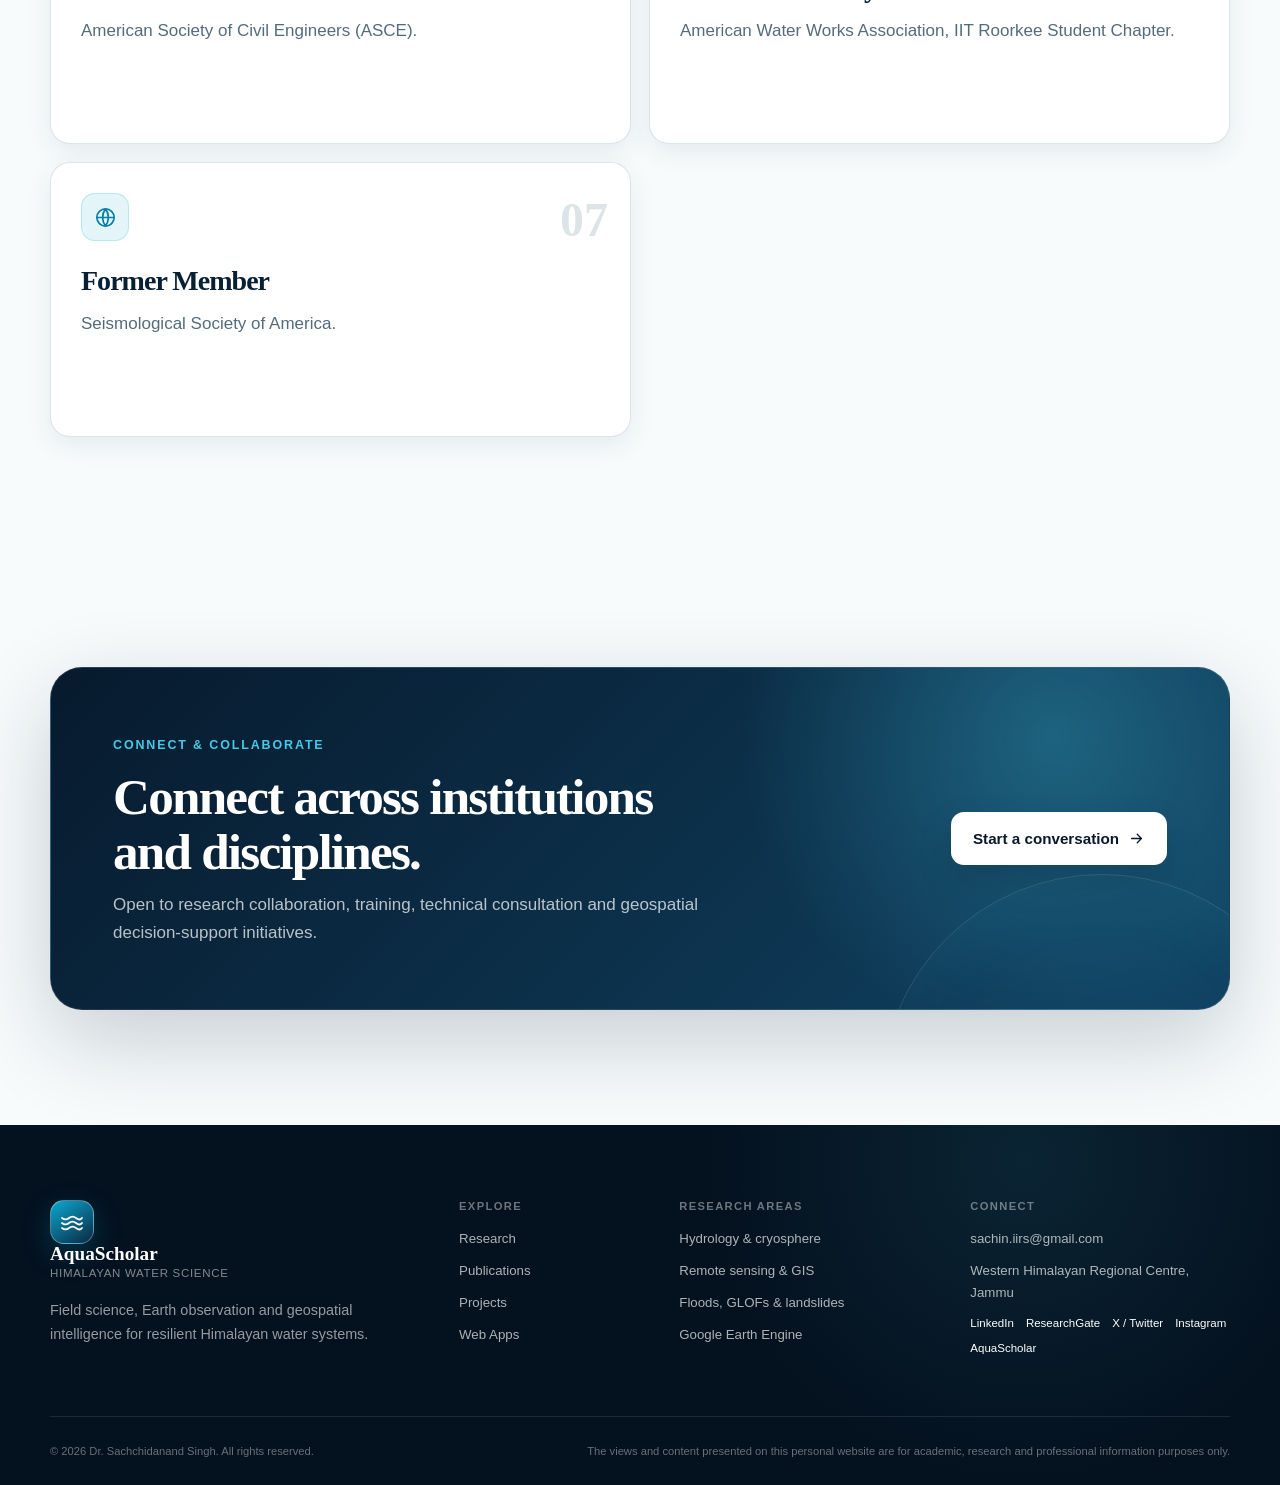
<file: memberships.html>
﻿<!doctype html>
<html lang="en">
<head>
  <meta charset="utf-8">
  <meta name="viewport" content="width=device-width, initial-scale=1">
  <meta name="theme-color" content="#071a2d">
  <meta name="description" content="Scientific committee roles and professional memberships in remote sensing, disaster mitigation, civil engineering and water science.">
  <meta name="keywords" content="Hydrology, Cryosphere, Snow Cover, Glacier Mass Balance, Remote Sensing, GIS, Google Earth Engine, Water Resources, Flood Mapping, Landslide Susceptibility, GLOF, NIH WHRC Jammu">
  <meta name="author" content="Dr. Sachchidanand Singh">
  <meta property="og:type" content="website">
  <meta property="og:title" content="Professional Memberships | AquaScholar">
  <meta property="og:description" content="Scientific committee roles and professional memberships in remote sensing, disaster mitigation, civil engineering and water science.">
  <meta property="og:image" content="assets/images/himalayan-watershed.png">
  <meta property="og:url" content="https://www.aquascholar.in/">
  <meta name="twitter:card" content="summary_large_image">
  <link rel="canonical" href="https://www.aquascholar.in/">
  <link rel="stylesheet" href="assets/styles.css">
  <title>Professional Memberships | AquaScholar</title>
  <script type="application/ld+json">{
  "@context": "https://schema.org",
  "@type": "Person",
  "name": "Dr. Sachchidanand Singh",
  "jobTitle": "Scientist-B",
  "worksFor": {
    "@type": "Organization",
    "name": "National Institute of Hydrology - Western Himalayan Regional Centre, Jammu"
  },
  "alumniOf": [
    { "@type": "CollegeOrUniversity", "name": "Indian Institute of Technology Roorkee" },
    { "@type": "CollegeOrUniversity", "name": "Indian Institute of Remote Sensing, ISRO" },
    { "@type": "CollegeOrUniversity", "name": "National Institute of Technology Durgapur" }
  ],
  "url": "https://www.aquascholar.in/",
  "email": "mailto:sachin.iirs@gmail.com",
  "sameAs": [
    "https://www.linkedin.com/in/sachchidanand-singh-51b78b46/",
    "https://www.researchgate.net/profile/Sachchidanand_Singh9",
    "https://twitter.com/Sachchi85238167"
  ],
  "knowsAbout": [
    "Hydrology",
    "Cryosphere",
    "Remote Sensing",
    "Geographic Information Systems",
    "Google Earth Engine",
    "Water Resources Management"
  ]
}</script>
</head>
<body data-page="memberships">
  <div id="site-shell">
    <noscript>
      <main style="max-width:760px;margin:100px auto;padding:24px;font-family:Arial,sans-serif">
        <h1>Dr. Sachchidanand Singh</h1>
        <p>Scientist-B, National Institute of Hydrology, Western Himalayan Regional Centre, Jammu.</p>
        <p>This portfolio uses JavaScript for reusable multi-page content. Please enable JavaScript to view the complete website.</p>
      </main>
    </noscript>
  </div>
  <script src="data/content.js"></script>
  <script src="assets/app.js"></script>
</body>
</html>
</file>
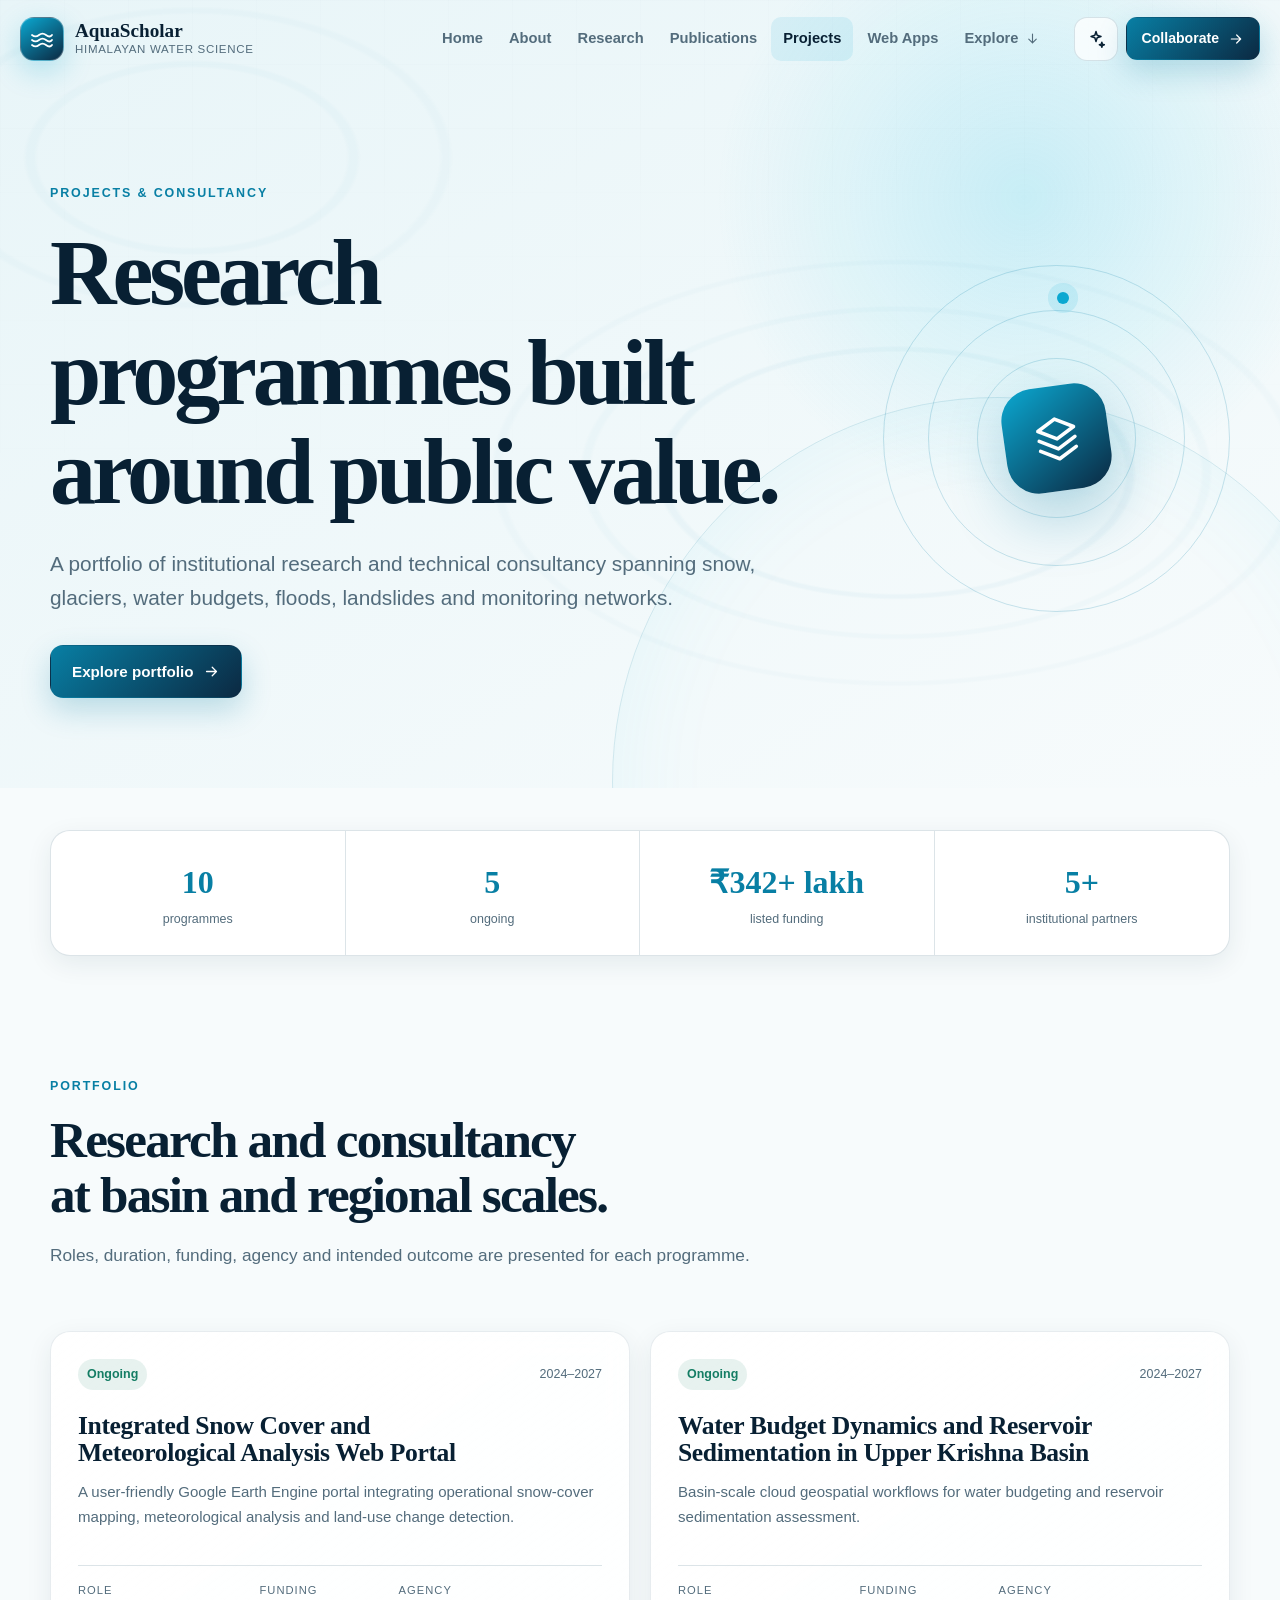
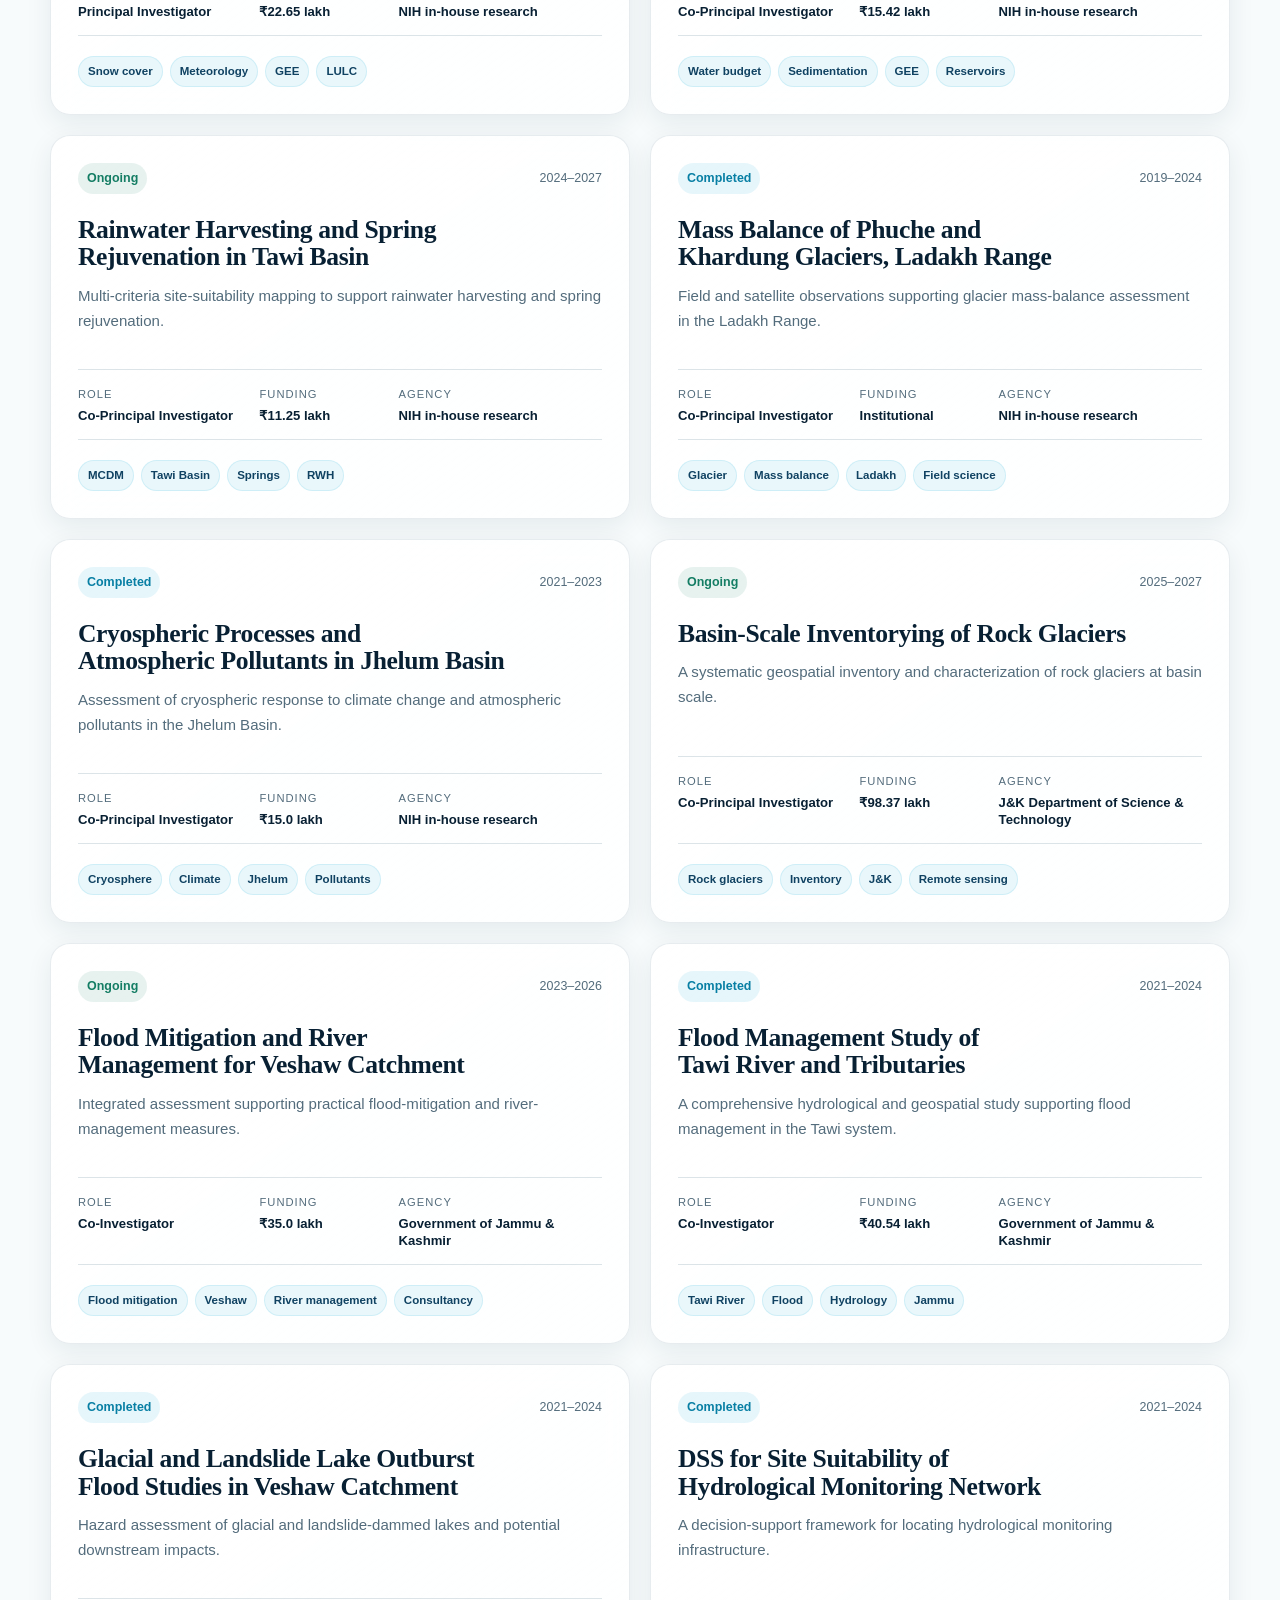
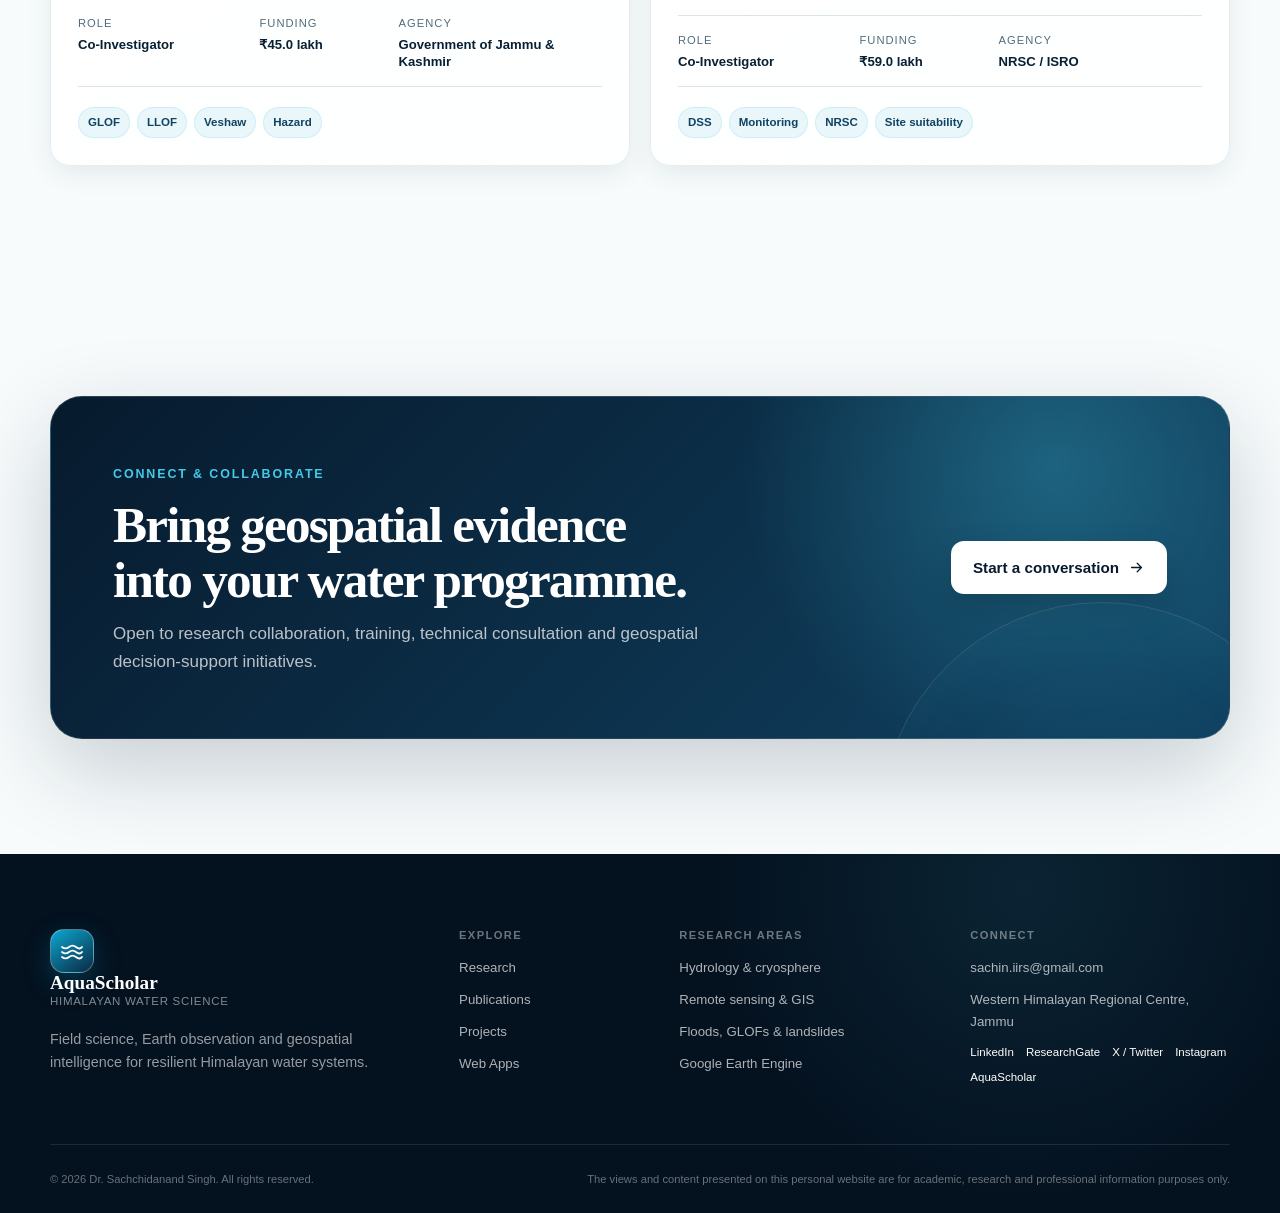
<file: projects.html>
﻿<!doctype html>
<html lang="en">
<head>
  <meta charset="utf-8">
  <meta name="viewport" content="width=device-width, initial-scale=1">
  <meta name="theme-color" content="#071a2d">
  <meta name="description" content="Research and consultancy projects in Himalayan snow, glaciers, floods, landslides, water budgets and geospatial decision support.">
  <meta name="keywords" content="Hydrology, Cryosphere, Snow Cover, Glacier Mass Balance, Remote Sensing, GIS, Google Earth Engine, Water Resources, Flood Mapping, Landslide Susceptibility, GLOF, NIH WHRC Jammu">
  <meta name="author" content="Dr. Sachchidanand Singh">
  <meta property="og:type" content="website">
  <meta property="og:title" content="Research Projects & Consultancy | AquaScholar">
  <meta property="og:description" content="Research and consultancy projects in Himalayan snow, glaciers, floods, landslides, water budgets and geospatial decision support.">
  <meta property="og:image" content="assets/images/himalayan-watershed.png">
  <meta property="og:url" content="https://www.aquascholar.in/research">
  <meta name="twitter:card" content="summary_large_image">
  <link rel="canonical" href="https://www.aquascholar.in/research">
  <link rel="stylesheet" href="assets/styles.css">
  <title>Research Projects & Consultancy | AquaScholar</title>
  <script type="application/ld+json">{
  "@context": "https://schema.org",
  "@type": "Person",
  "name": "Dr. Sachchidanand Singh",
  "jobTitle": "Scientist-B",
  "worksFor": {
    "@type": "Organization",
    "name": "National Institute of Hydrology - Western Himalayan Regional Centre, Jammu"
  },
  "alumniOf": [
    { "@type": "CollegeOrUniversity", "name": "Indian Institute of Technology Roorkee" },
    { "@type": "CollegeOrUniversity", "name": "Indian Institute of Remote Sensing, ISRO" },
    { "@type": "CollegeOrUniversity", "name": "National Institute of Technology Durgapur" }
  ],
  "url": "https://www.aquascholar.in/",
  "email": "mailto:sachin.iirs@gmail.com",
  "sameAs": [
    "https://www.linkedin.com/in/sachchidanand-singh-51b78b46/",
    "https://www.researchgate.net/profile/Sachchidanand_Singh9",
    "https://twitter.com/Sachchi85238167"
  ],
  "knowsAbout": [
    "Hydrology",
    "Cryosphere",
    "Remote Sensing",
    "Geographic Information Systems",
    "Google Earth Engine",
    "Water Resources Management"
  ]
}</script>
</head>
<body data-page="projects">
  <div id="site-shell">
    <noscript>
      <main style="max-width:760px;margin:100px auto;padding:24px;font-family:Arial,sans-serif">
        <h1>Dr. Sachchidanand Singh</h1>
        <p>Scientist-B, National Institute of Hydrology, Western Himalayan Regional Centre, Jammu.</p>
        <p>This portfolio uses JavaScript for reusable multi-page content. Please enable JavaScript to view the complete website.</p>
      </main>
    </noscript>
  </div>
  <script src="data/content.js"></script>
  <script src="assets/app.js"></script>
</body>
</html>
</file>
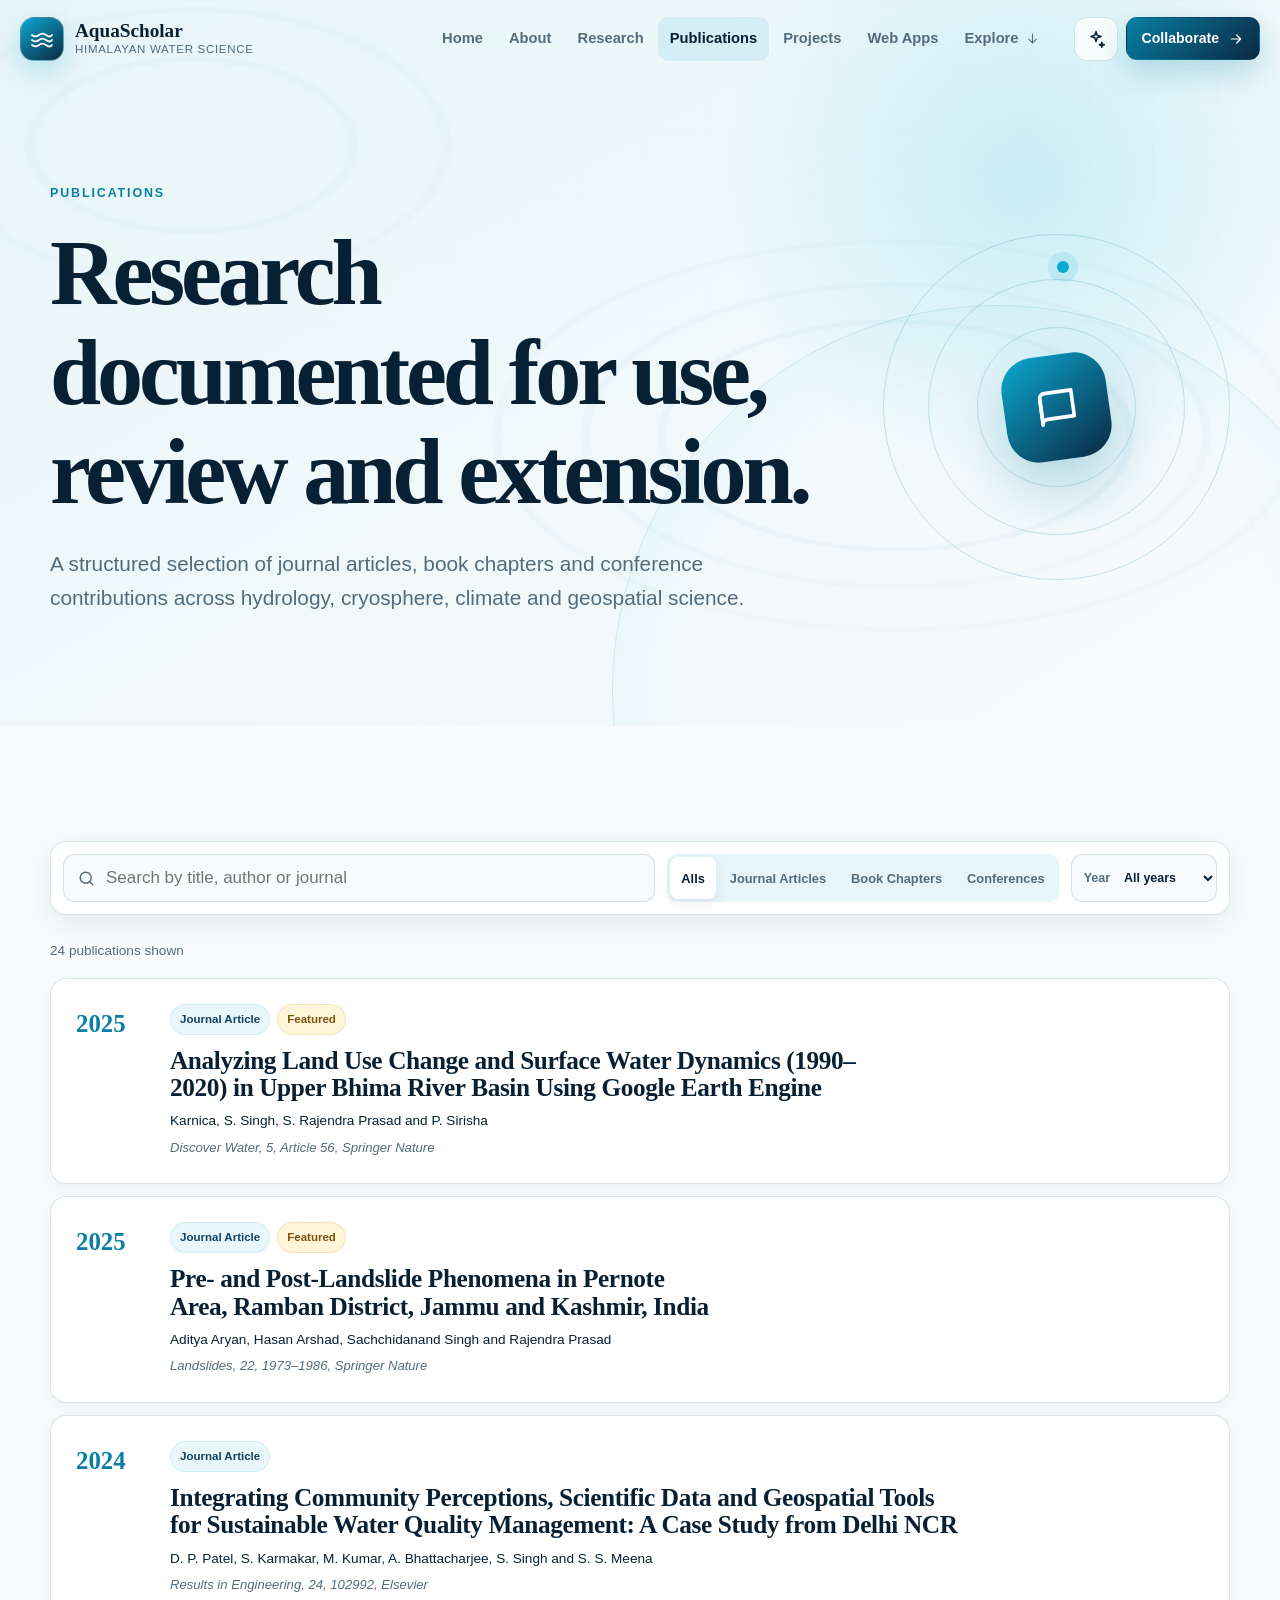
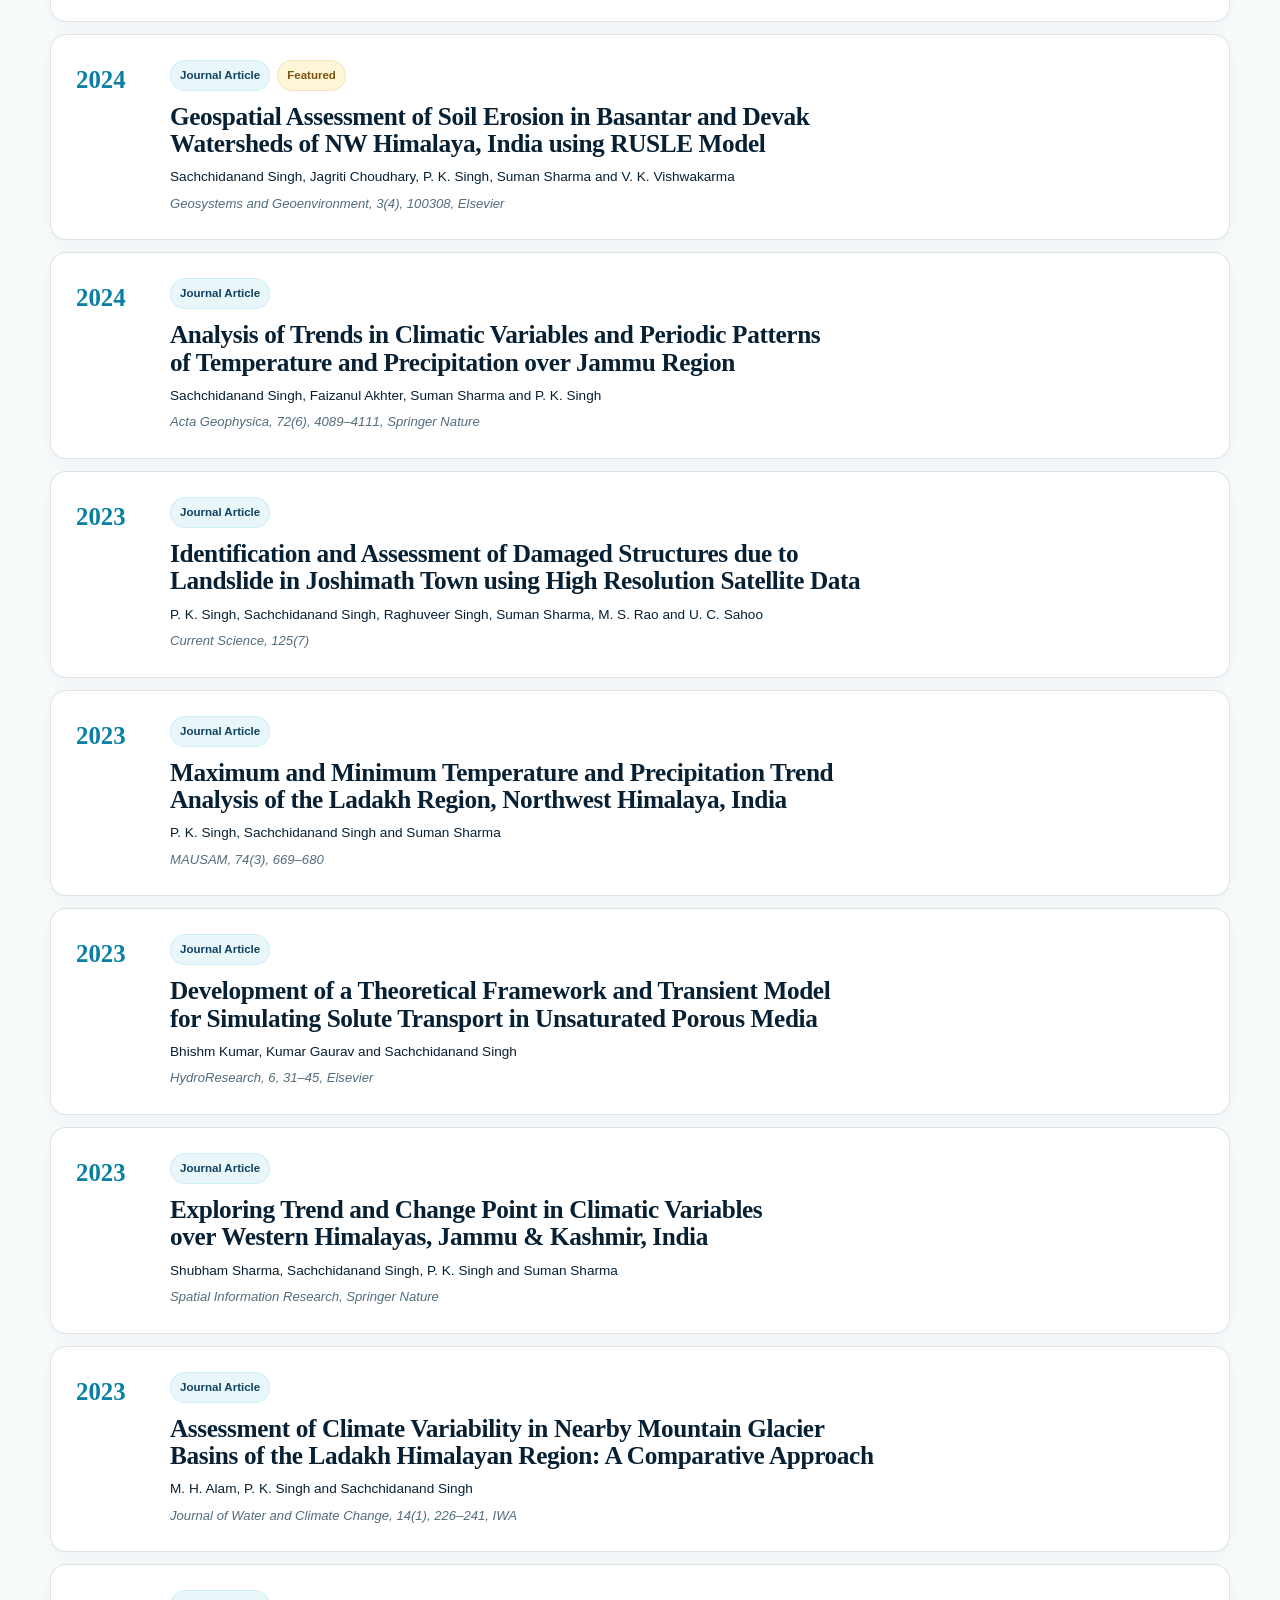
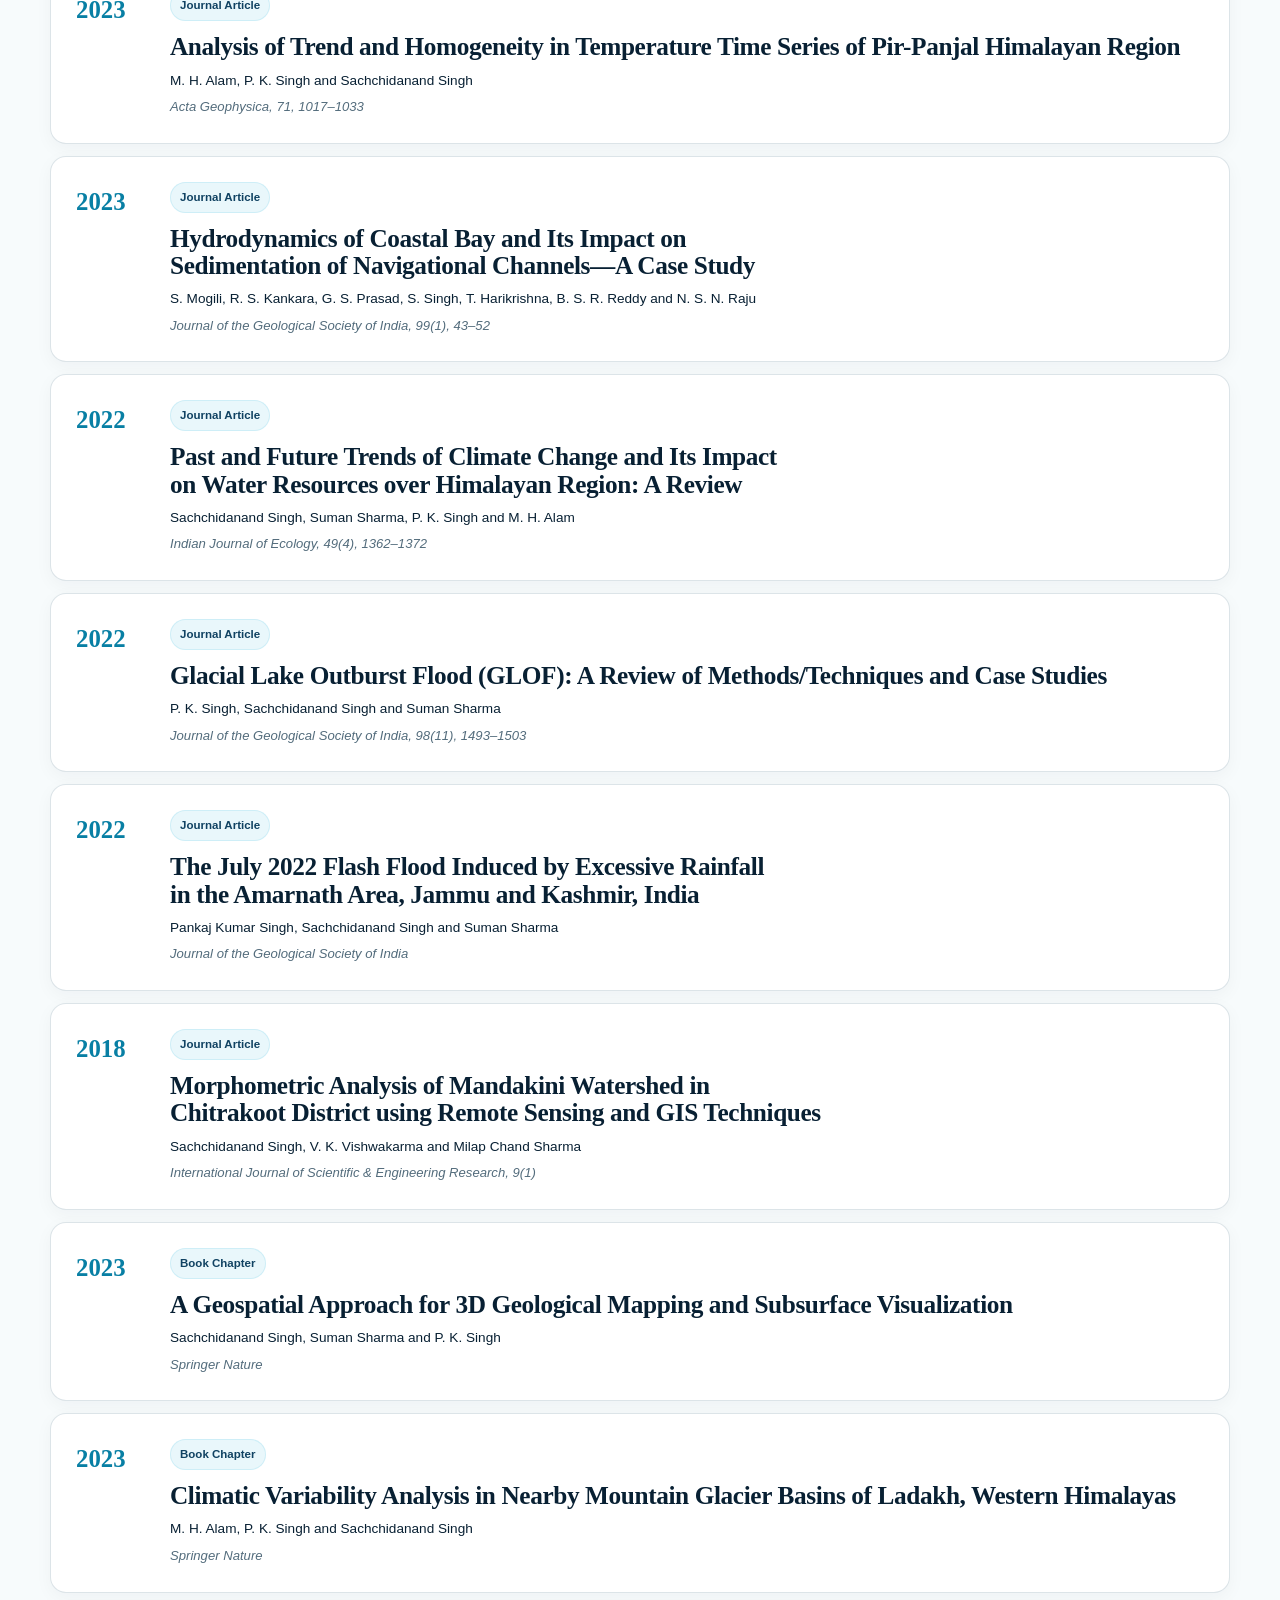
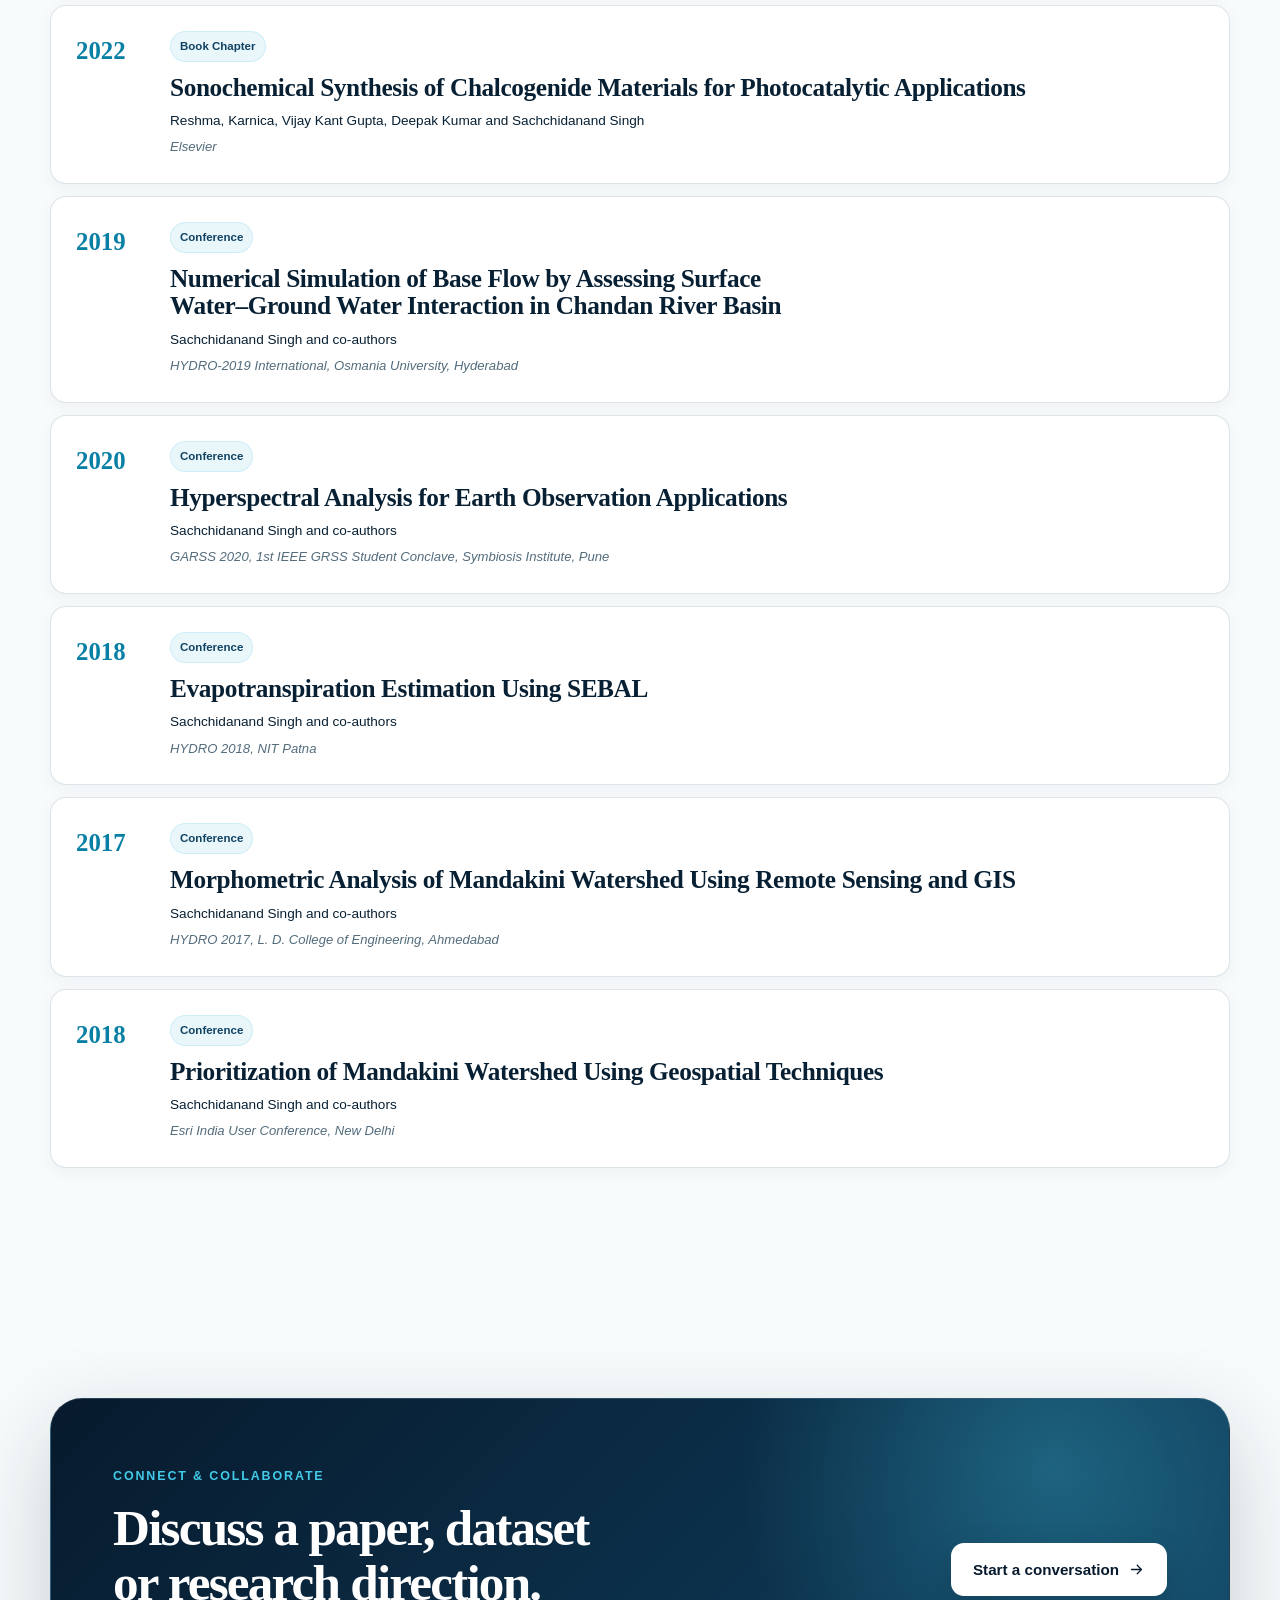
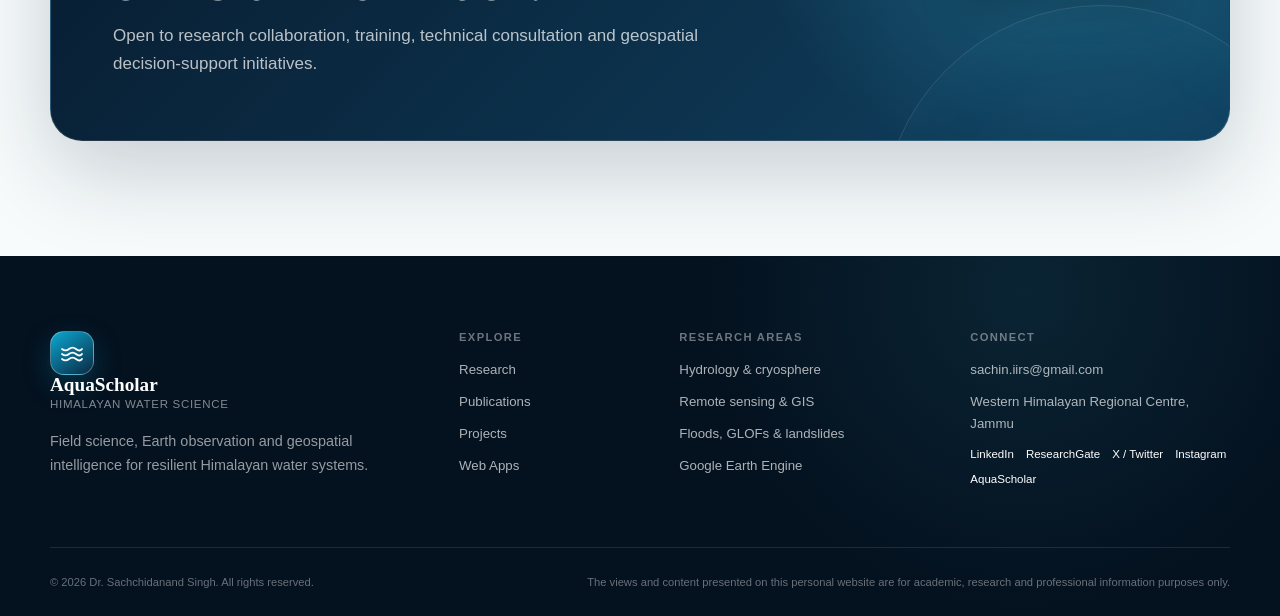
<file: publications.html>
﻿<!doctype html>
<html lang="en">
<head>
  <meta charset="utf-8">
  <meta name="viewport" content="width=device-width, initial-scale=1">
  <meta name="theme-color" content="#071a2d">
  <meta name="description" content="Search journal articles, book chapters and conference contributions by Dr. Sachchidanand Singh in hydrology, climate and geospatial science.">
  <meta name="keywords" content="Hydrology, Cryosphere, Snow Cover, Glacier Mass Balance, Remote Sensing, GIS, Google Earth Engine, Water Resources, Flood Mapping, Landslide Susceptibility, GLOF, NIH WHRC Jammu">
  <meta name="author" content="Dr. Sachchidanand Singh">
  <meta property="og:type" content="website">
  <meta property="og:title" content="Publications | Dr. Sachchidanand Singh">
  <meta property="og:description" content="Search journal articles, book chapters and conference contributions by Dr. Sachchidanand Singh in hydrology, climate and geospatial science.">
  <meta property="og:image" content="assets/images/himalayan-watershed.png">
  <meta property="og:url" content="https://www.aquascholar.in/research">
  <meta name="twitter:card" content="summary_large_image">
  <link rel="canonical" href="https://www.aquascholar.in/research">
  <link rel="stylesheet" href="assets/styles.css">
  <title>Publications | Dr. Sachchidanand Singh</title>
  <script type="application/ld+json">{
  "@context": "https://schema.org",
  "@type": "Person",
  "name": "Dr. Sachchidanand Singh",
  "jobTitle": "Scientist-B",
  "worksFor": {
    "@type": "Organization",
    "name": "National Institute of Hydrology - Western Himalayan Regional Centre, Jammu"
  },
  "alumniOf": [
    { "@type": "CollegeOrUniversity", "name": "Indian Institute of Technology Roorkee" },
    { "@type": "CollegeOrUniversity", "name": "Indian Institute of Remote Sensing, ISRO" },
    { "@type": "CollegeOrUniversity", "name": "National Institute of Technology Durgapur" }
  ],
  "url": "https://www.aquascholar.in/",
  "email": "mailto:sachin.iirs@gmail.com",
  "sameAs": [
    "https://www.linkedin.com/in/sachchidanand-singh-51b78b46/",
    "https://www.researchgate.net/profile/Sachchidanand_Singh9",
    "https://twitter.com/Sachchi85238167"
  ],
  "knowsAbout": [
    "Hydrology",
    "Cryosphere",
    "Remote Sensing",
    "Geographic Information Systems",
    "Google Earth Engine",
    "Water Resources Management"
  ]
}</script>
</head>
<body data-page="publications">
  <div id="site-shell">
    <noscript>
      <main style="max-width:760px;margin:100px auto;padding:24px;font-family:Arial,sans-serif">
        <h1>Dr. Sachchidanand Singh</h1>
        <p>Scientist-B, National Institute of Hydrology, Western Himalayan Regional Centre, Jammu.</p>
        <p>This portfolio uses JavaScript for reusable multi-page content. Please enable JavaScript to view the complete website.</p>
      </main>
    </noscript>
  </div>
  <script src="data/content.js"></script>
  <script src="assets/app.js"></script>
</body>
</html>
</file>
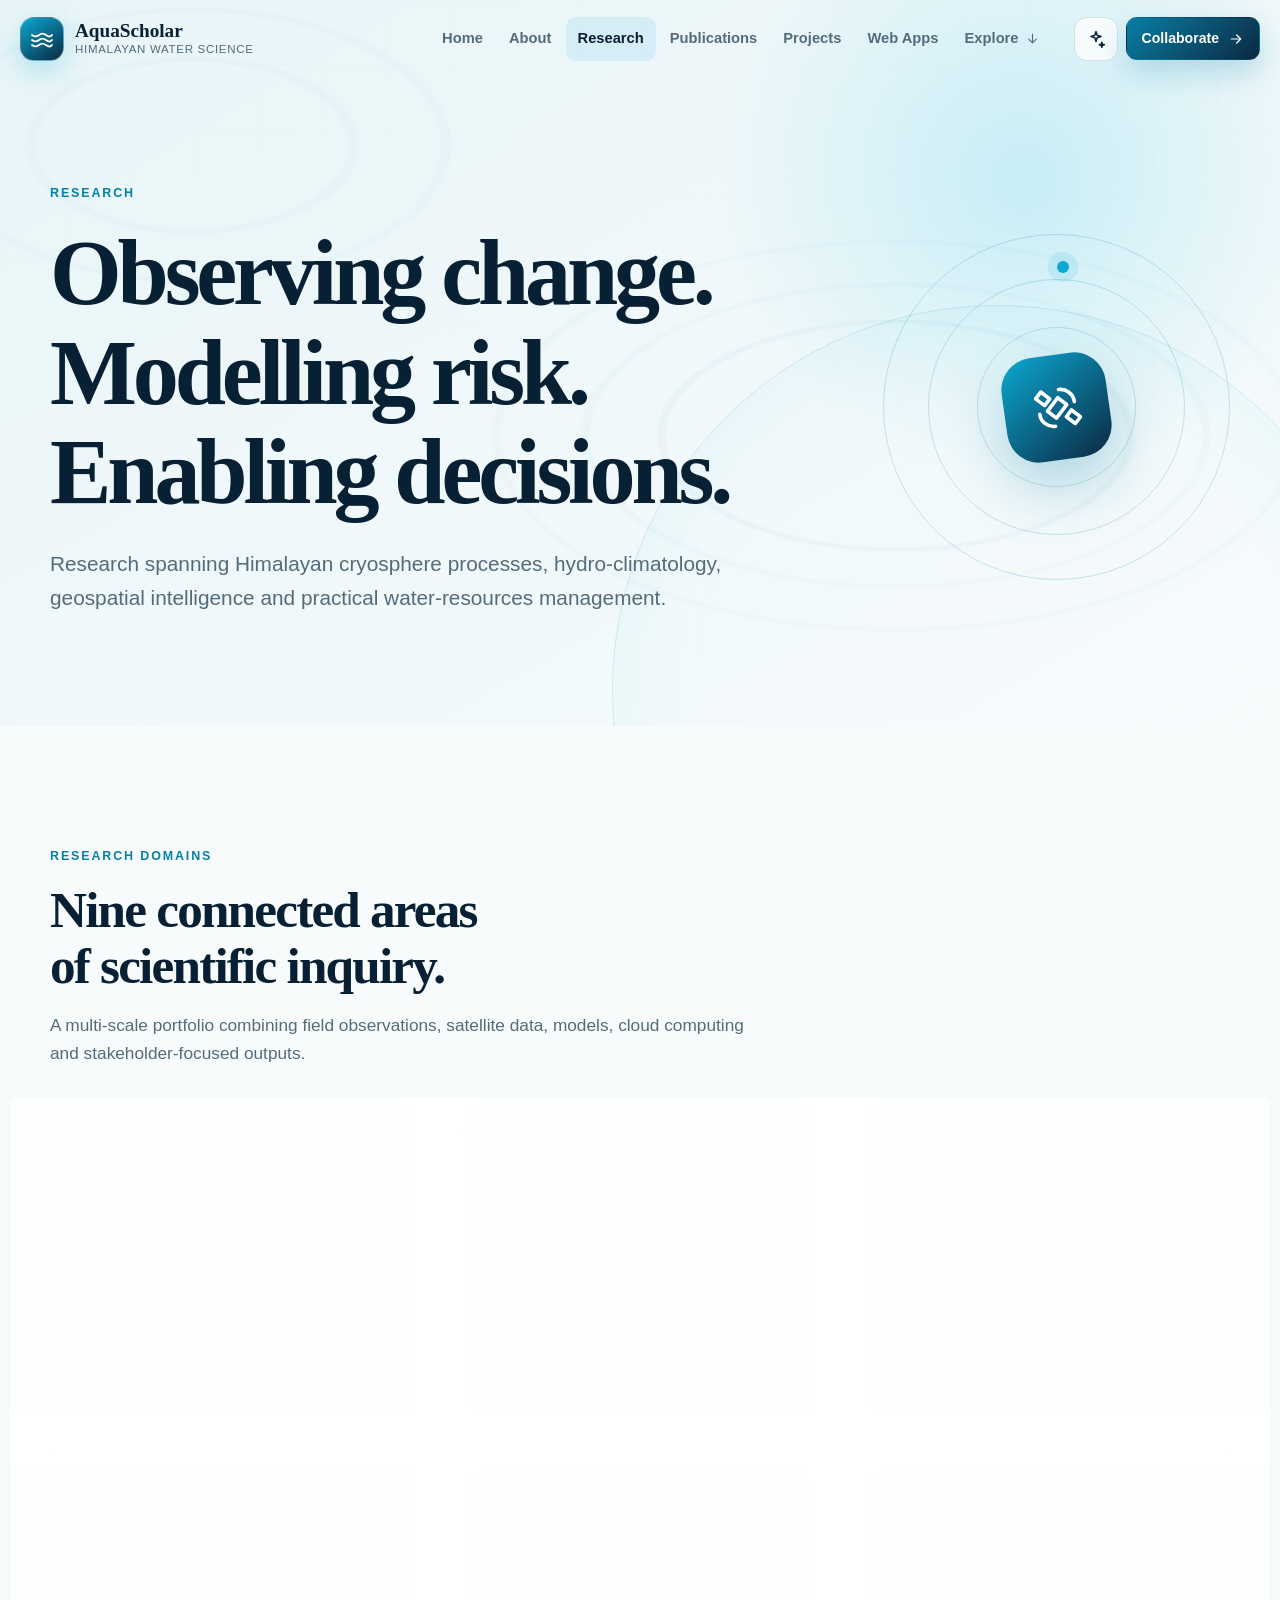
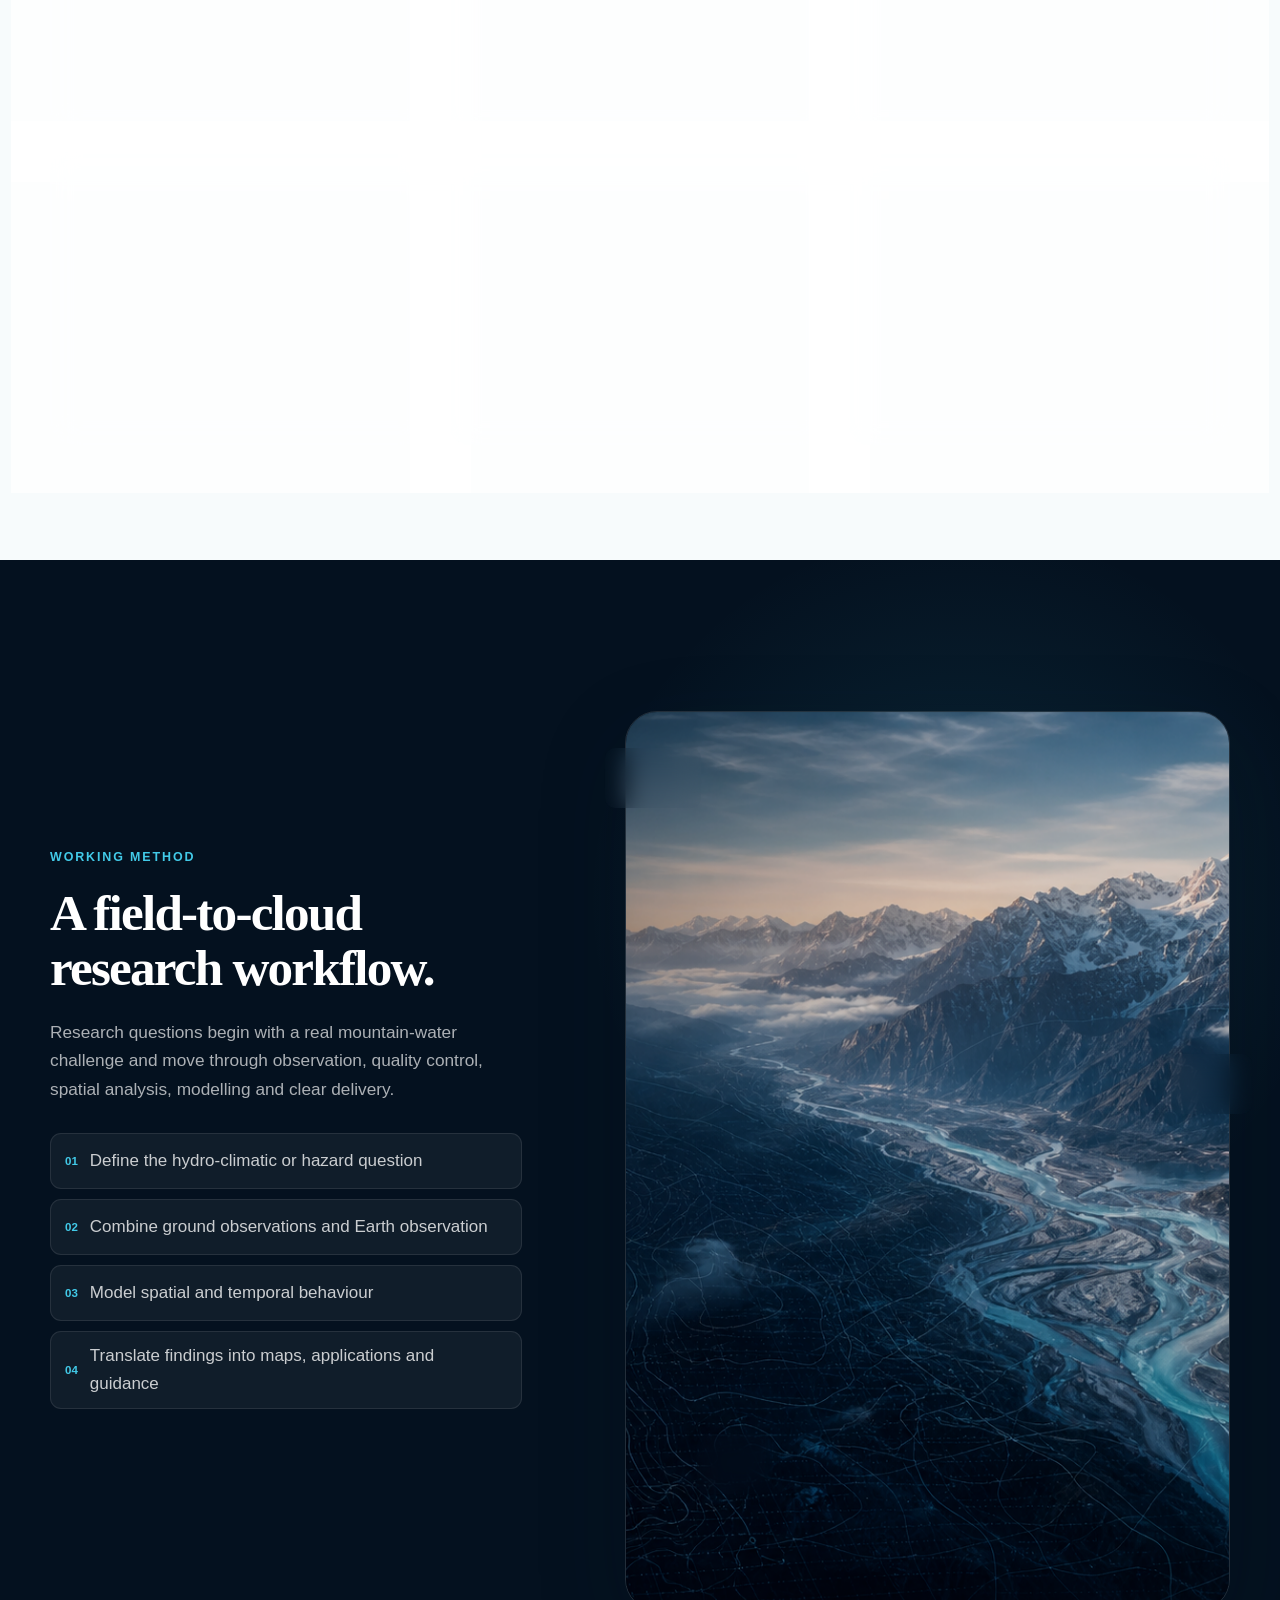
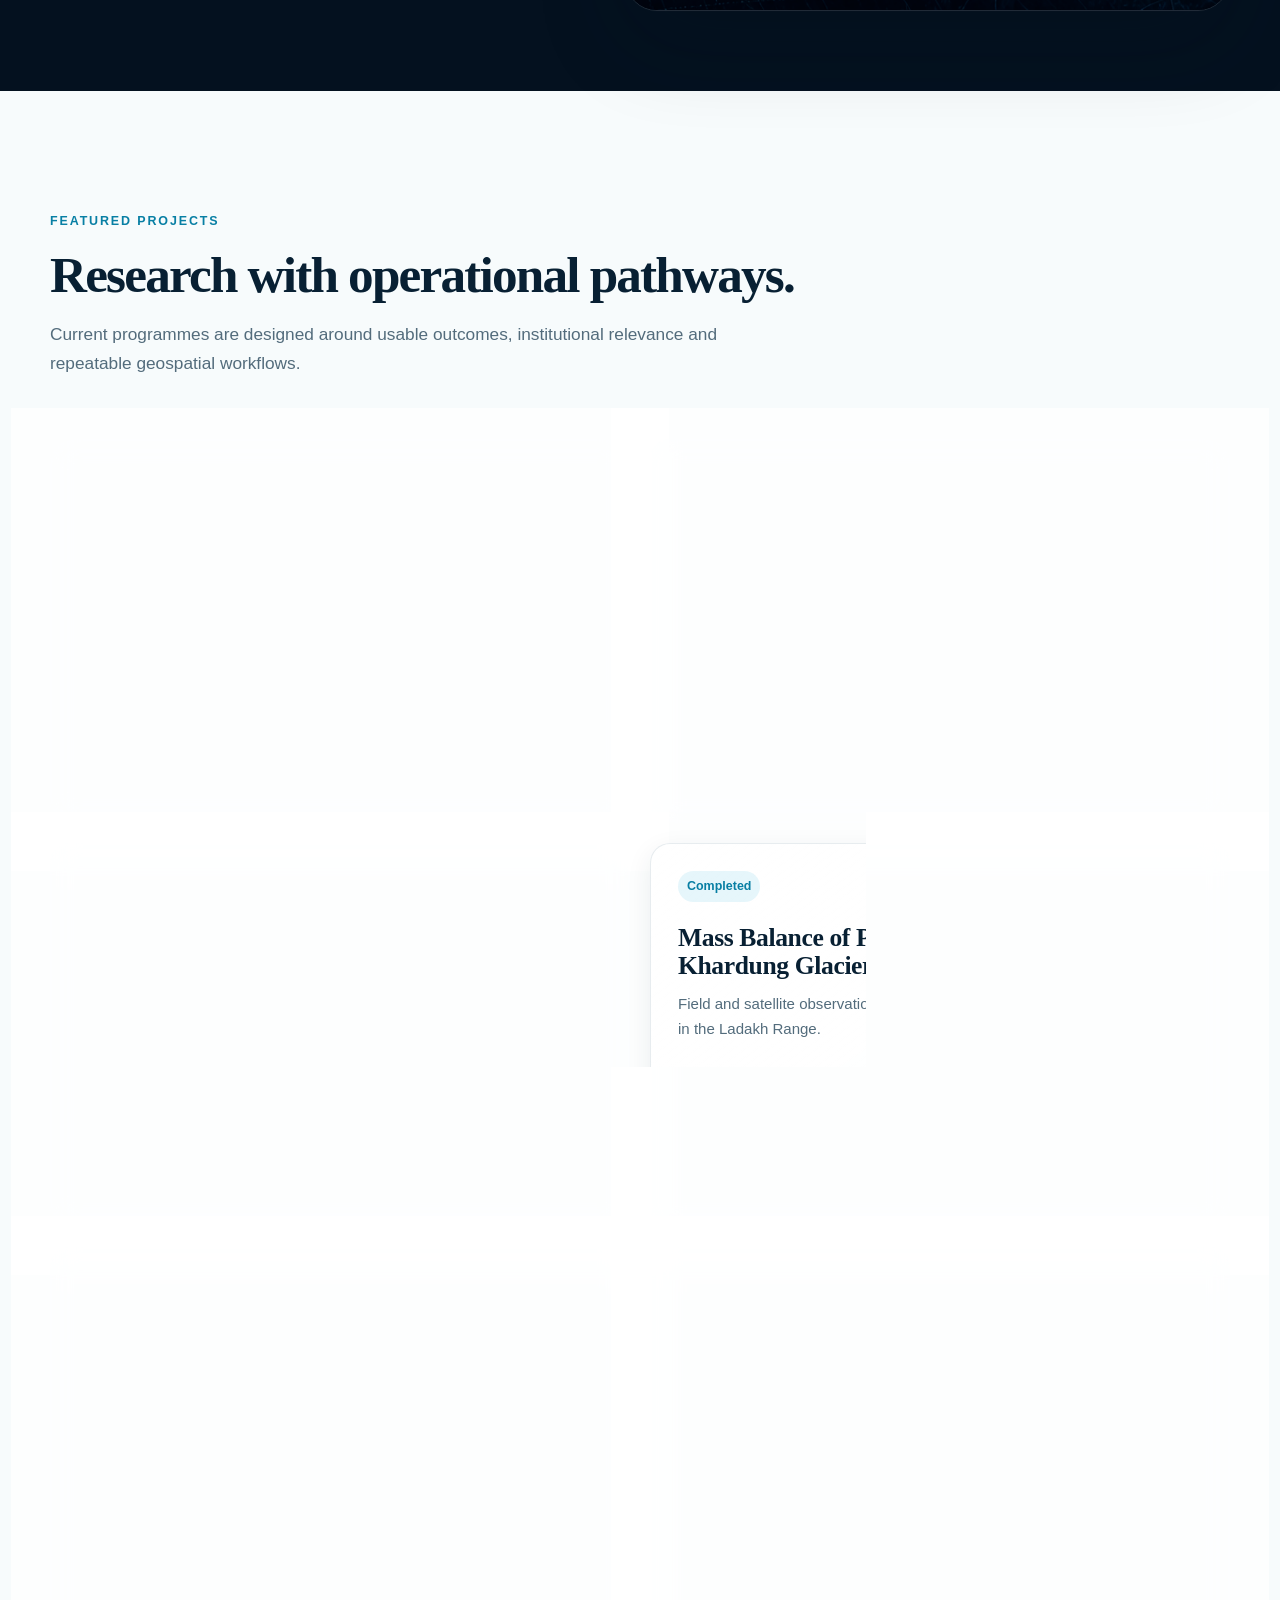
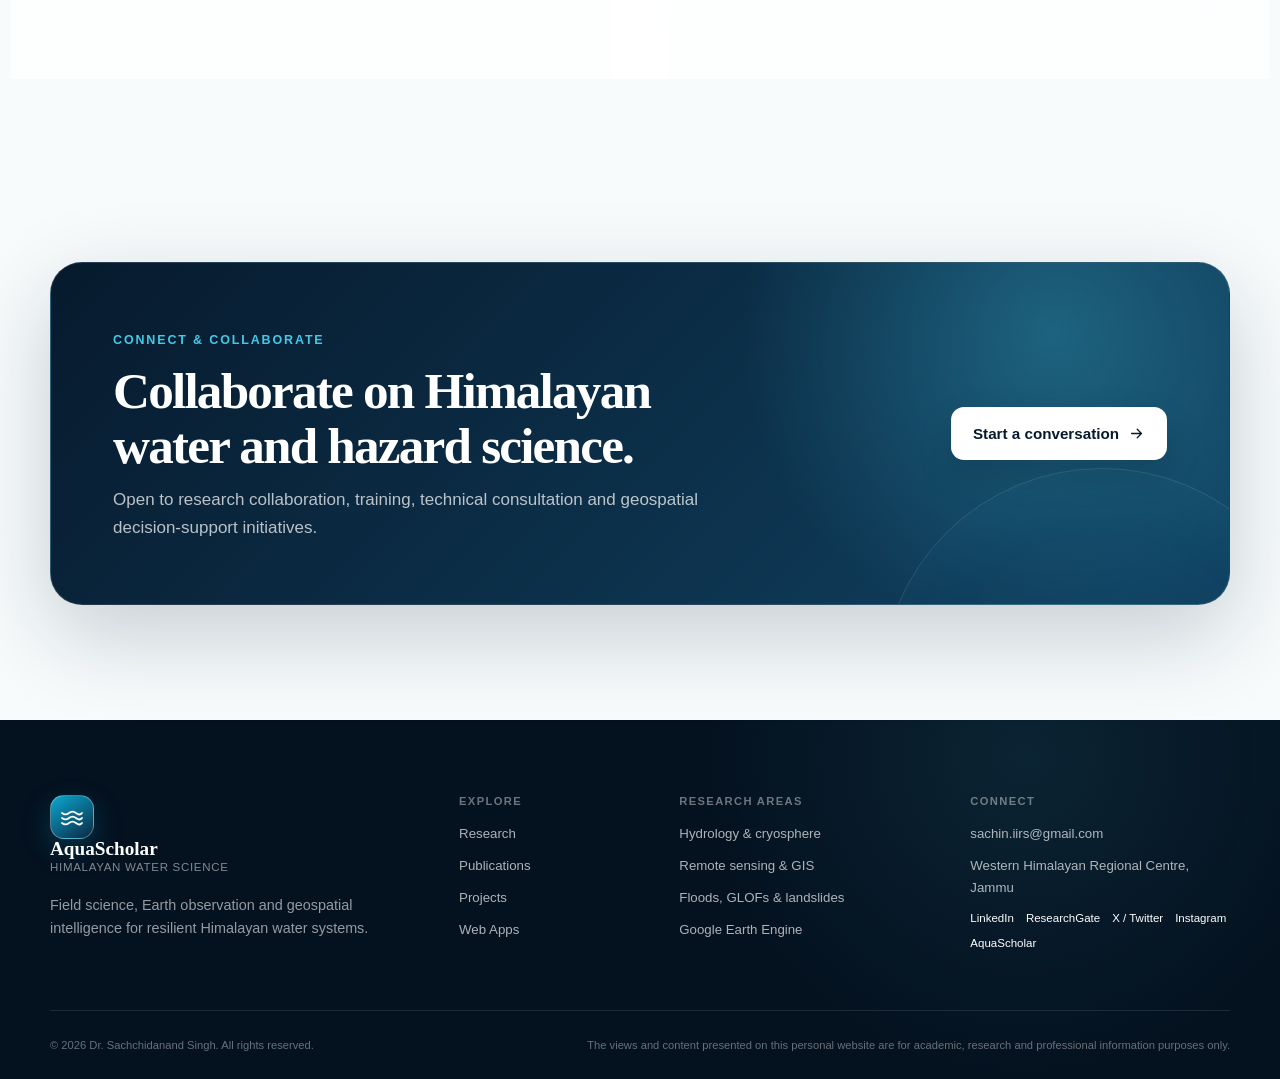
<file: research.html>
﻿<!doctype html>
<html lang="en">
<head>
  <meta charset="utf-8">
  <meta name="viewport" content="width=device-width, initial-scale=1">
  <meta name="theme-color" content="#071a2d">
  <meta name="description" content="Research in snow cover, glacier mass balance, climate impacts, remote sensing, GIS, floods, landslides, GLOFs and hydrological modelling.">
  <meta name="keywords" content="Hydrology, Cryosphere, Snow Cover, Glacier Mass Balance, Remote Sensing, GIS, Google Earth Engine, Water Resources, Flood Mapping, Landslide Susceptibility, GLOF, NIH WHRC Jammu">
  <meta name="author" content="Dr. Sachchidanand Singh">
  <meta property="og:type" content="website">
  <meta property="og:title" content="Research | Himalayan Hydrology & Cryosphere">
  <meta property="og:description" content="Research in snow cover, glacier mass balance, climate impacts, remote sensing, GIS, floods, landslides, GLOFs and hydrological modelling.">
  <meta property="og:image" content="assets/images/himalayan-watershed.png">
  <meta property="og:url" content="https://www.aquascholar.in/research">
  <meta name="twitter:card" content="summary_large_image">
  <link rel="canonical" href="https://www.aquascholar.in/research">
  <link rel="stylesheet" href="assets/styles.css">
  <title>Research | Himalayan Hydrology & Cryosphere</title>
  <script type="application/ld+json">{
  "@context": "https://schema.org",
  "@type": "Person",
  "name": "Dr. Sachchidanand Singh",
  "jobTitle": "Scientist-B",
  "worksFor": {
    "@type": "Organization",
    "name": "National Institute of Hydrology - Western Himalayan Regional Centre, Jammu"
  },
  "alumniOf": [
    { "@type": "CollegeOrUniversity", "name": "Indian Institute of Technology Roorkee" },
    { "@type": "CollegeOrUniversity", "name": "Indian Institute of Remote Sensing, ISRO" },
    { "@type": "CollegeOrUniversity", "name": "National Institute of Technology Durgapur" }
  ],
  "url": "https://www.aquascholar.in/",
  "email": "mailto:sachin.iirs@gmail.com",
  "sameAs": [
    "https://www.linkedin.com/in/sachchidanand-singh-51b78b46/",
    "https://www.researchgate.net/profile/Sachchidanand_Singh9",
    "https://twitter.com/Sachchi85238167"
  ],
  "knowsAbout": [
    "Hydrology",
    "Cryosphere",
    "Remote Sensing",
    "Geographic Information Systems",
    "Google Earth Engine",
    "Water Resources Management"
  ]
}</script>
</head>
<body data-page="research">
  <div id="site-shell">
    <noscript>
      <main style="max-width:760px;margin:100px auto;padding:24px;font-family:Arial,sans-serif">
        <h1>Dr. Sachchidanand Singh</h1>
        <p>Scientist-B, National Institute of Hydrology, Western Himalayan Regional Centre, Jammu.</p>
        <p>This portfolio uses JavaScript for reusable multi-page content. Please enable JavaScript to view the complete website.</p>
      </main>
    </noscript>
  </div>
  <script src="data/content.js"></script>
  <script src="assets/app.js"></script>
</body>
</html>
</file>
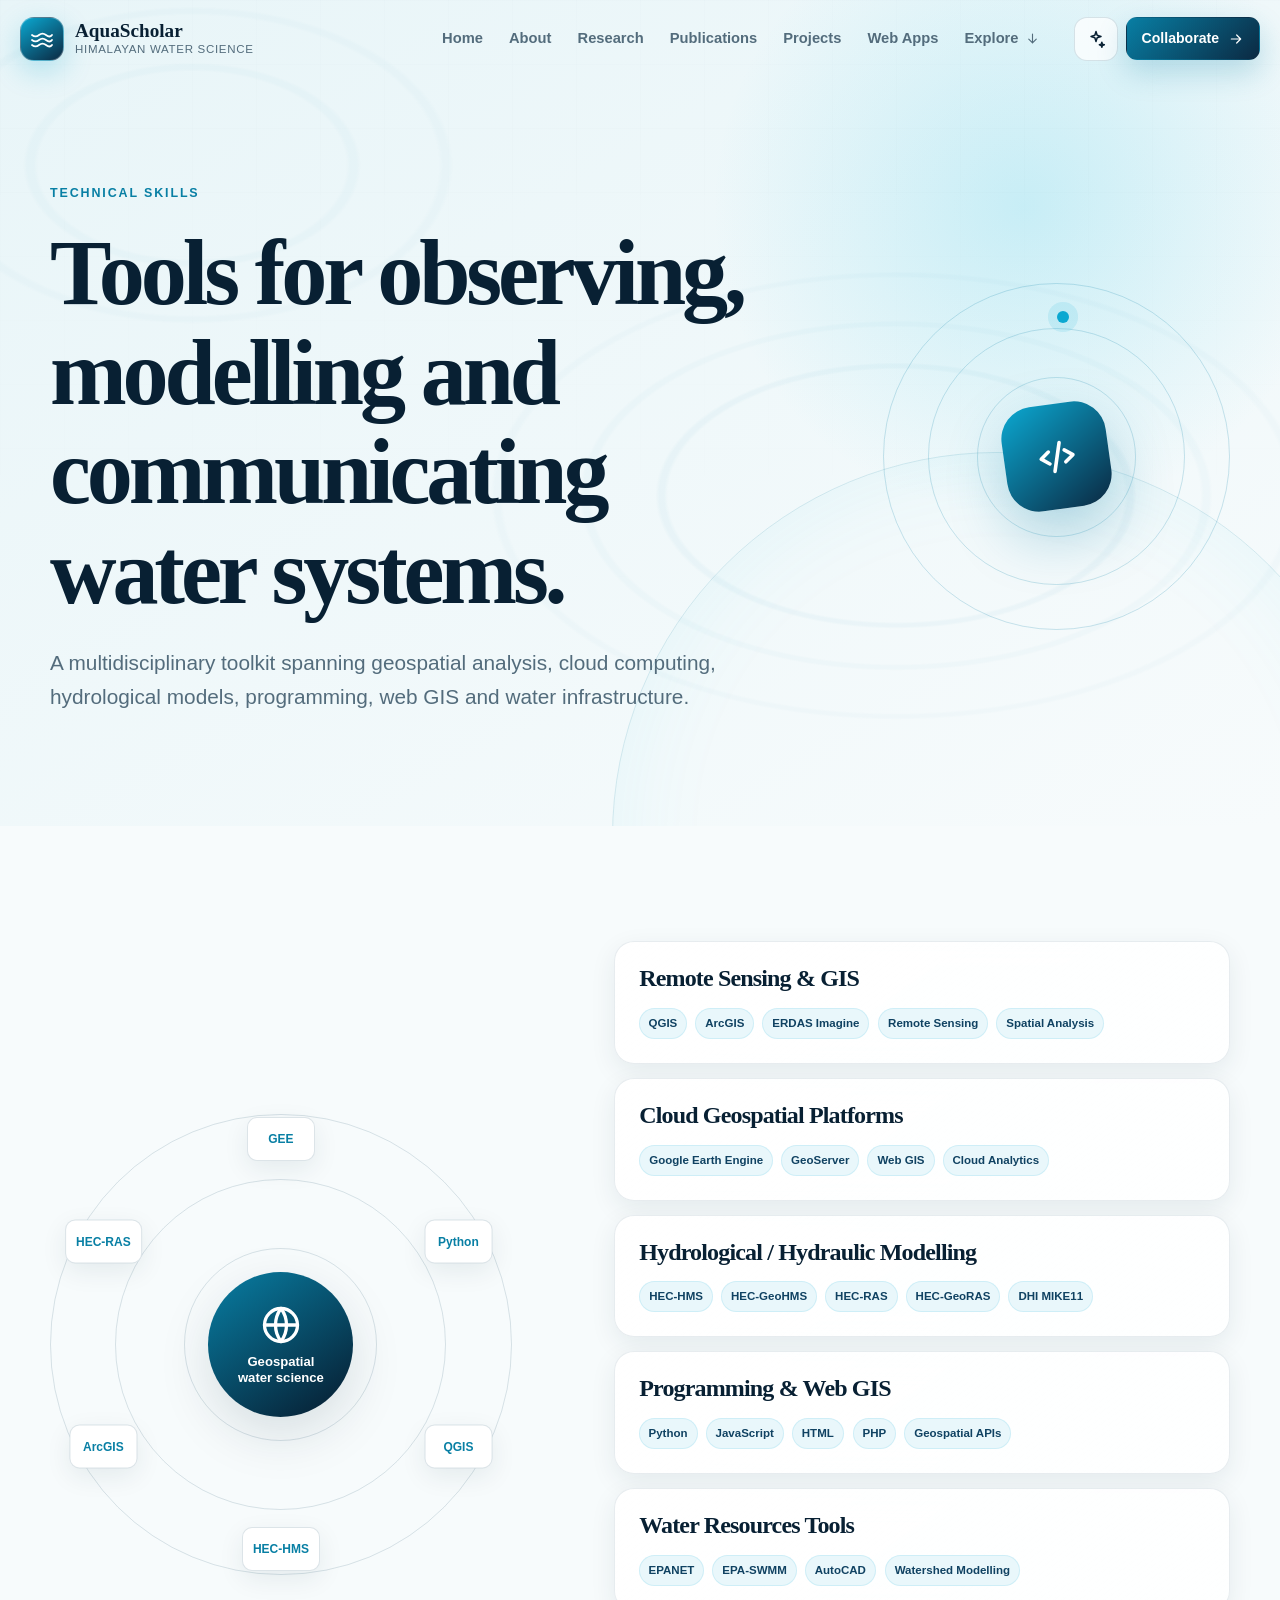
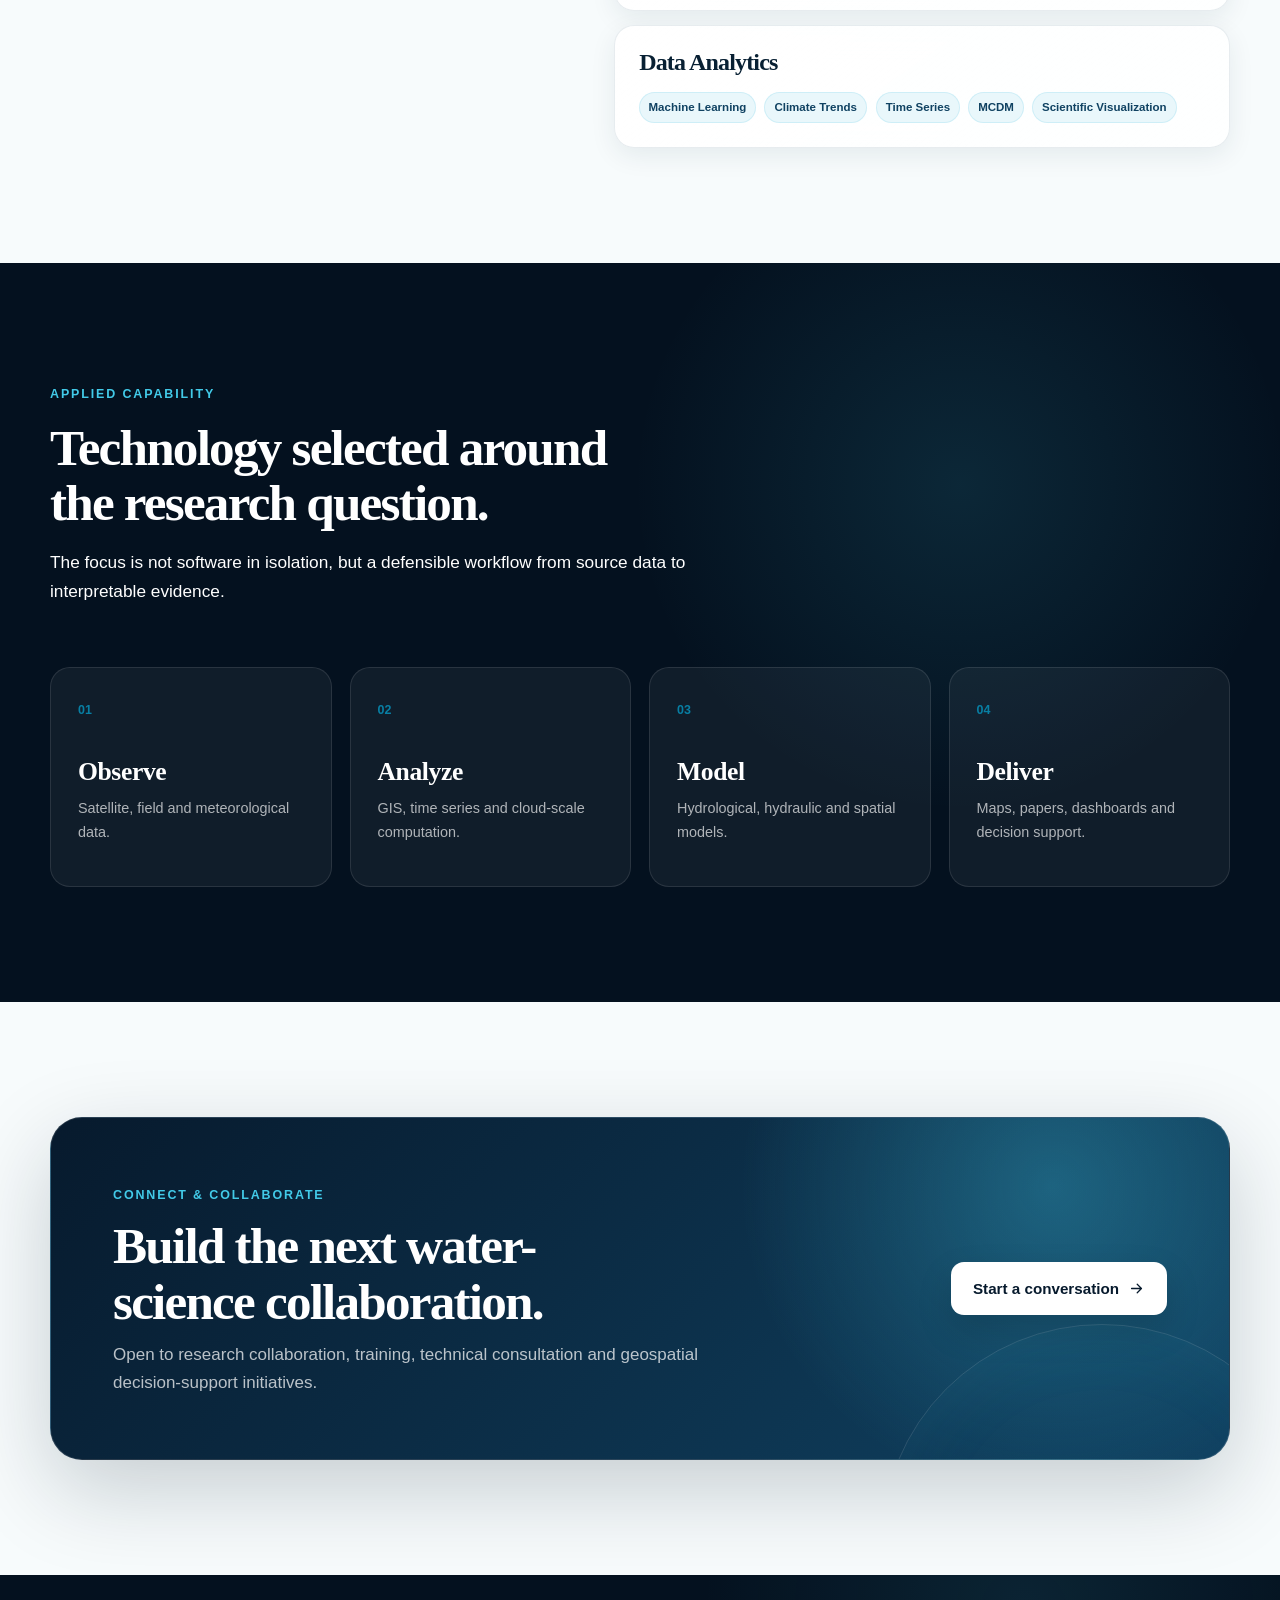
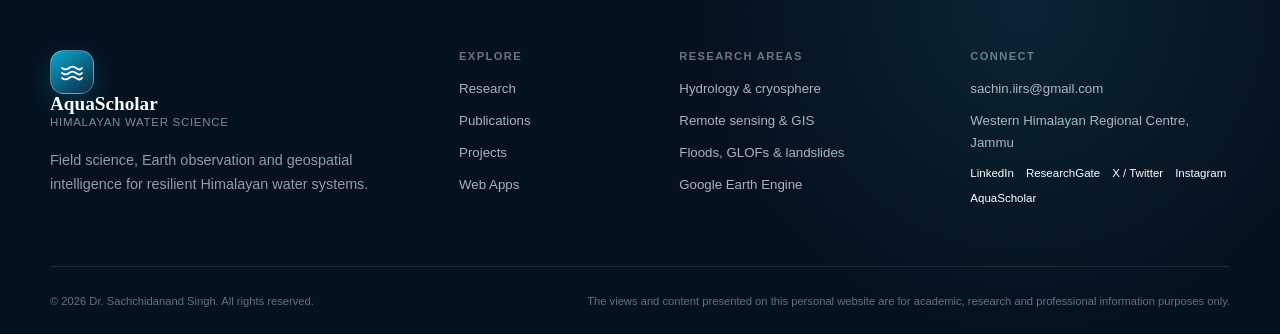
<file: skills.html>
﻿<!doctype html>
<html lang="en">
<head>
  <meta charset="utf-8">
  <meta name="viewport" content="width=device-width, initial-scale=1">
  <meta name="theme-color" content="#071a2d">
  <meta name="description" content="Technical capability in Google Earth Engine, Python, QGIS, ArcGIS, HEC-HMS, HEC-RAS, remote sensing, web GIS and water modelling.">
  <meta name="keywords" content="Hydrology, Cryosphere, Snow Cover, Glacier Mass Balance, Remote Sensing, GIS, Google Earth Engine, Water Resources, Flood Mapping, Landslide Susceptibility, GLOF, NIH WHRC Jammu">
  <meta name="author" content="Dr. Sachchidanand Singh">
  <meta property="og:type" content="website">
  <meta property="og:title" content="Technical Skills | Geospatial Water Science">
  <meta property="og:description" content="Technical capability in Google Earth Engine, Python, QGIS, ArcGIS, HEC-HMS, HEC-RAS, remote sensing, web GIS and water modelling.">
  <meta property="og:image" content="assets/images/himalayan-watershed.png">
  <meta property="og:url" content="https://www.aquascholar.in/">
  <meta name="twitter:card" content="summary_large_image">
  <link rel="canonical" href="https://www.aquascholar.in/">
  <link rel="stylesheet" href="assets/styles.css">
  <title>Technical Skills | Geospatial Water Science</title>
  <script type="application/ld+json">{
  "@context": "https://schema.org",
  "@type": "Person",
  "name": "Dr. Sachchidanand Singh",
  "jobTitle": "Scientist-B",
  "worksFor": {
    "@type": "Organization",
    "name": "National Institute of Hydrology - Western Himalayan Regional Centre, Jammu"
  },
  "alumniOf": [
    { "@type": "CollegeOrUniversity", "name": "Indian Institute of Technology Roorkee" },
    { "@type": "CollegeOrUniversity", "name": "Indian Institute of Remote Sensing, ISRO" },
    { "@type": "CollegeOrUniversity", "name": "National Institute of Technology Durgapur" }
  ],
  "url": "https://www.aquascholar.in/",
  "email": "mailto:sachin.iirs@gmail.com",
  "sameAs": [
    "https://www.linkedin.com/in/sachchidanand-singh-51b78b46/",
    "https://www.researchgate.net/profile/Sachchidanand_Singh9",
    "https://twitter.com/Sachchi85238167"
  ],
  "knowsAbout": [
    "Hydrology",
    "Cryosphere",
    "Remote Sensing",
    "Geographic Information Systems",
    "Google Earth Engine",
    "Water Resources Management"
  ]
}</script>
</head>
<body data-page="skills">
  <div id="site-shell">
    <noscript>
      <main style="max-width:760px;margin:100px auto;padding:24px;font-family:Arial,sans-serif">
        <h1>Dr. Sachchidanand Singh</h1>
        <p>Scientist-B, National Institute of Hydrology, Western Himalayan Regional Centre, Jammu.</p>
        <p>This portfolio uses JavaScript for reusable multi-page content. Please enable JavaScript to view the complete website.</p>
      </main>
    </noscript>
  </div>
  <script src="data/content.js"></script>
  <script src="assets/app.js"></script>
</body>
</html>
</file>
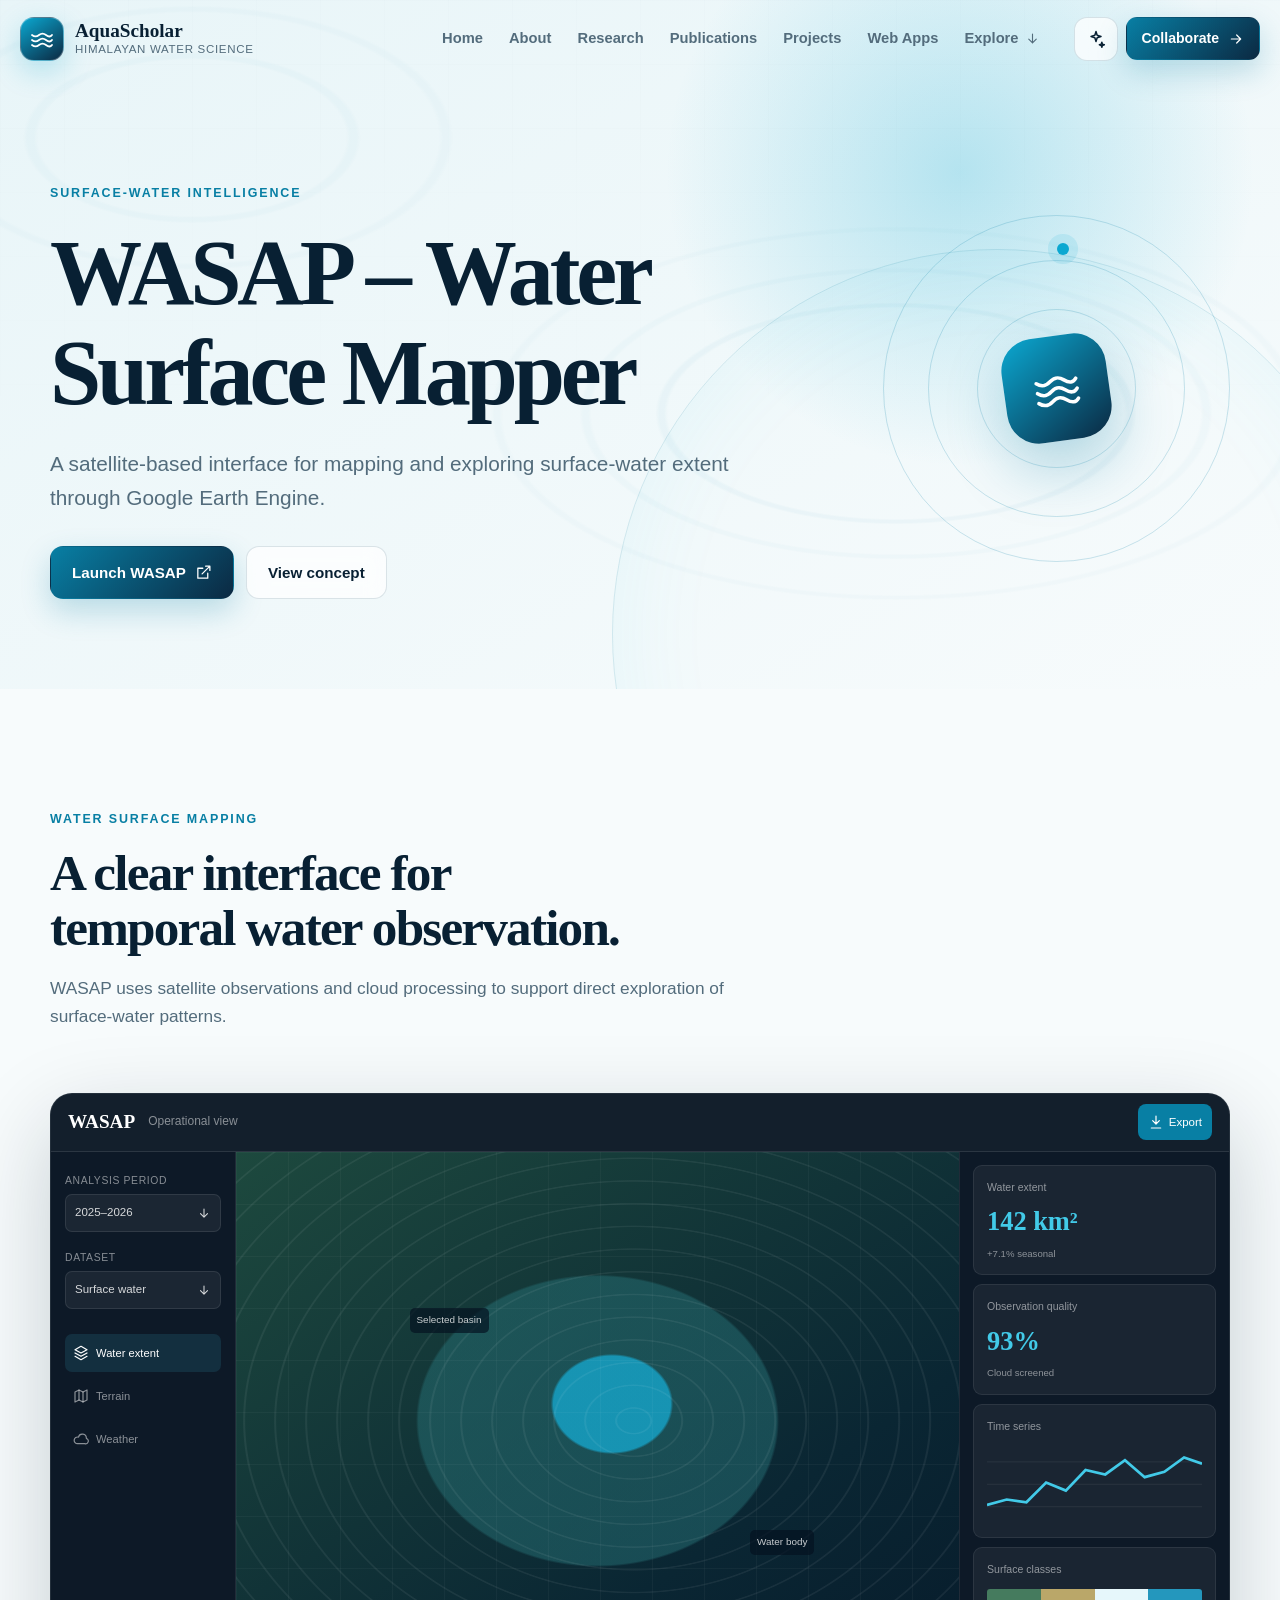
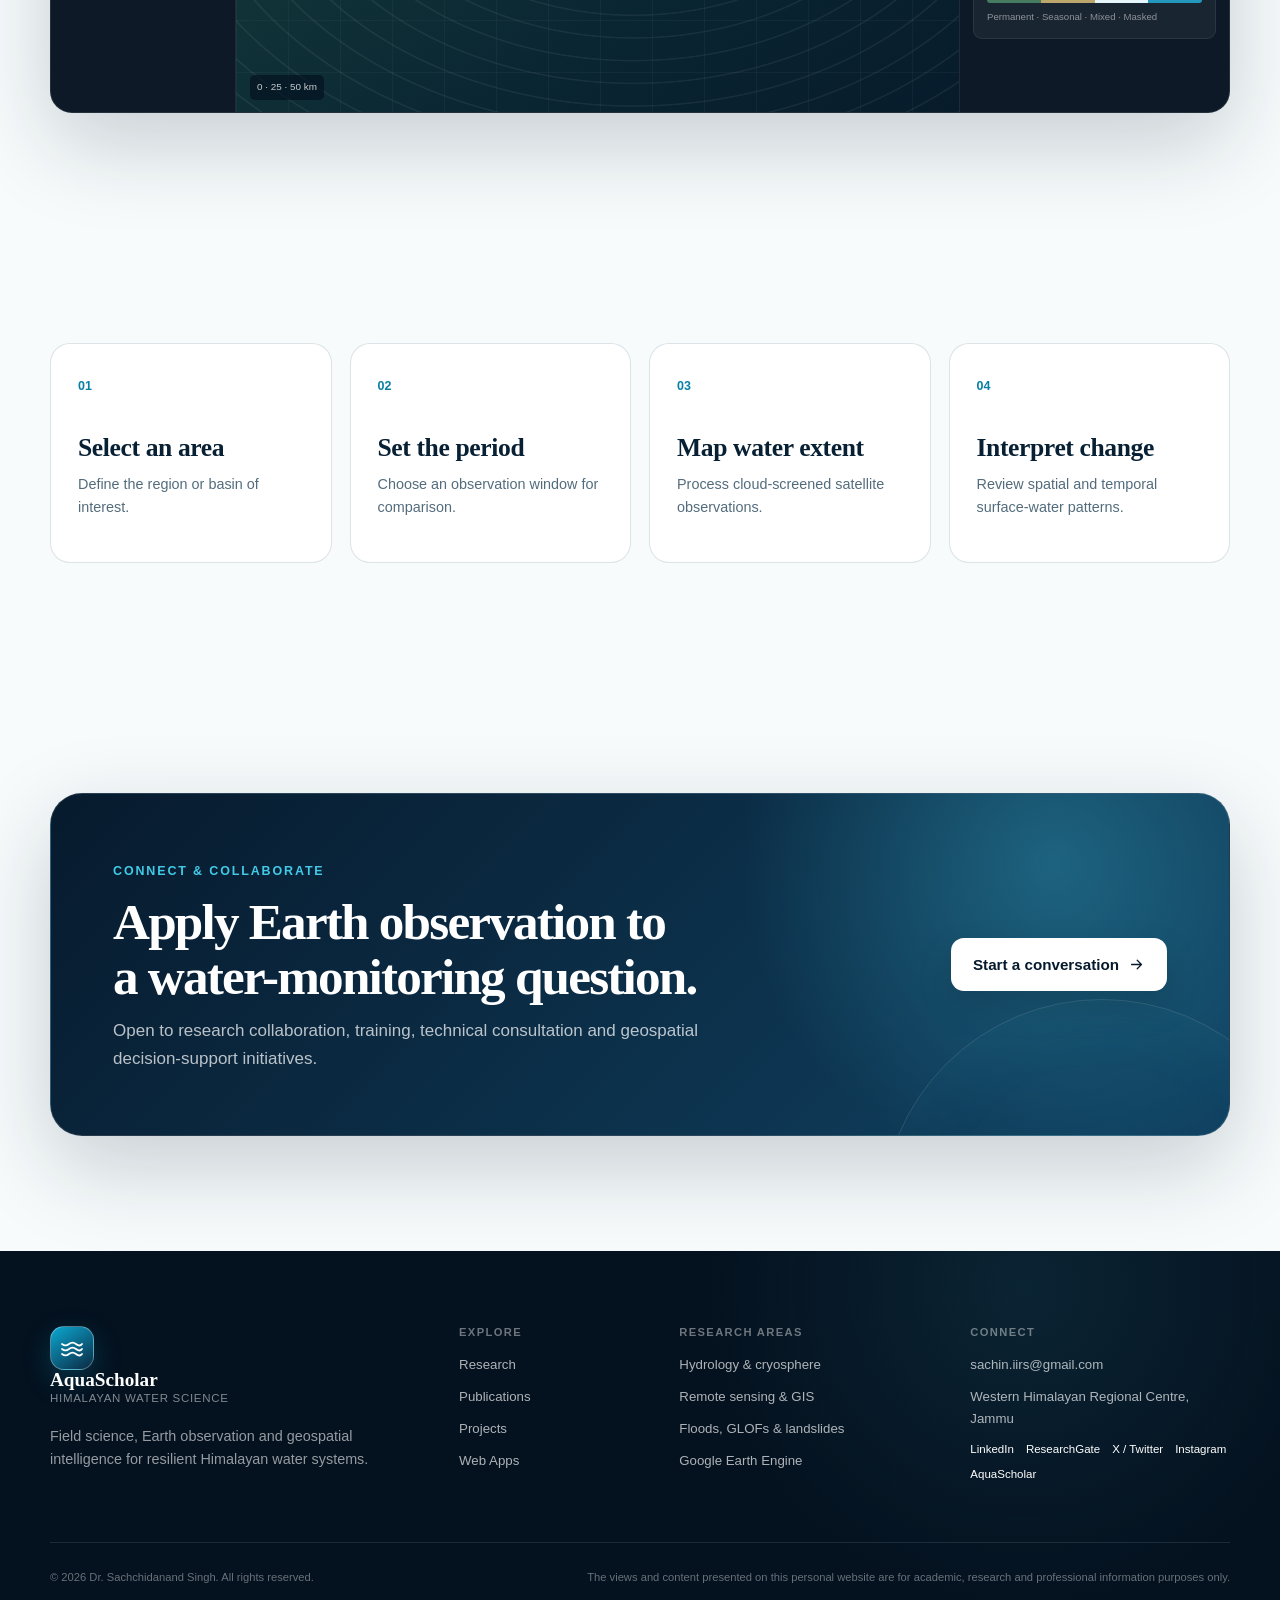
<file: wasap.html>
﻿<!doctype html>
<html lang="en">
<head>
  <meta charset="utf-8">
  <meta name="viewport" content="width=device-width, initial-scale=1">
  <meta name="theme-color" content="#071a2d">
  <meta name="description" content="WASAP is a satellite-based Google Earth Engine application for mapping and exploring surface-water extent.">
  <meta name="keywords" content="Hydrology, Cryosphere, Snow Cover, Glacier Mass Balance, Remote Sensing, GIS, Google Earth Engine, Water Resources, Flood Mapping, Landslide Susceptibility, GLOF, NIH WHRC Jammu">
  <meta name="author" content="Dr. Sachchidanand Singh">
  <meta property="og:type" content="website">
  <meta property="og:title" content="WASAP | Water Surface Mapper">
  <meta property="og:description" content="WASAP is a satellite-based Google Earth Engine application for mapping and exploring surface-water extent.">
  <meta property="og:image" content="assets/images/himalayan-watershed.png">
  <meta property="og:url" content="https://www.aquascholar.in/wasap">
  <meta name="twitter:card" content="summary_large_image">
  <link rel="canonical" href="https://www.aquascholar.in/wasap">
  <link rel="stylesheet" href="assets/styles.css">
  <title>WASAP | Water Surface Mapper</title>
  <script type="application/ld+json">{
  "@context": "https://schema.org",
  "@type": "Person",
  "name": "Dr. Sachchidanand Singh",
  "jobTitle": "Scientist-B",
  "worksFor": {
    "@type": "Organization",
    "name": "National Institute of Hydrology - Western Himalayan Regional Centre, Jammu"
  },
  "alumniOf": [
    { "@type": "CollegeOrUniversity", "name": "Indian Institute of Technology Roorkee" },
    { "@type": "CollegeOrUniversity", "name": "Indian Institute of Remote Sensing, ISRO" },
    { "@type": "CollegeOrUniversity", "name": "National Institute of Technology Durgapur" }
  ],
  "url": "https://www.aquascholar.in/",
  "email": "mailto:sachin.iirs@gmail.com",
  "sameAs": [
    "https://www.linkedin.com/in/sachchidanand-singh-51b78b46/",
    "https://www.researchgate.net/profile/Sachchidanand_Singh9",
    "https://twitter.com/Sachchi85238167"
  ],
  "knowsAbout": [
    "Hydrology",
    "Cryosphere",
    "Remote Sensing",
    "Geographic Information Systems",
    "Google Earth Engine",
    "Water Resources Management"
  ]
}</script>
</head>
<body data-page="wasap">
  <div id="site-shell">
    <noscript>
      <main style="max-width:760px;margin:100px auto;padding:24px;font-family:Arial,sans-serif">
        <h1>Dr. Sachchidanand Singh</h1>
        <p>Scientist-B, National Institute of Hydrology, Western Himalayan Regional Centre, Jammu.</p>
        <p>This portfolio uses JavaScript for reusable multi-page content. Please enable JavaScript to view the complete website.</p>
      </main>
    </noscript>
  </div>
  <script src="data/content.js"></script>
  <script src="assets/app.js"></script>
</body>
</html>
</file>
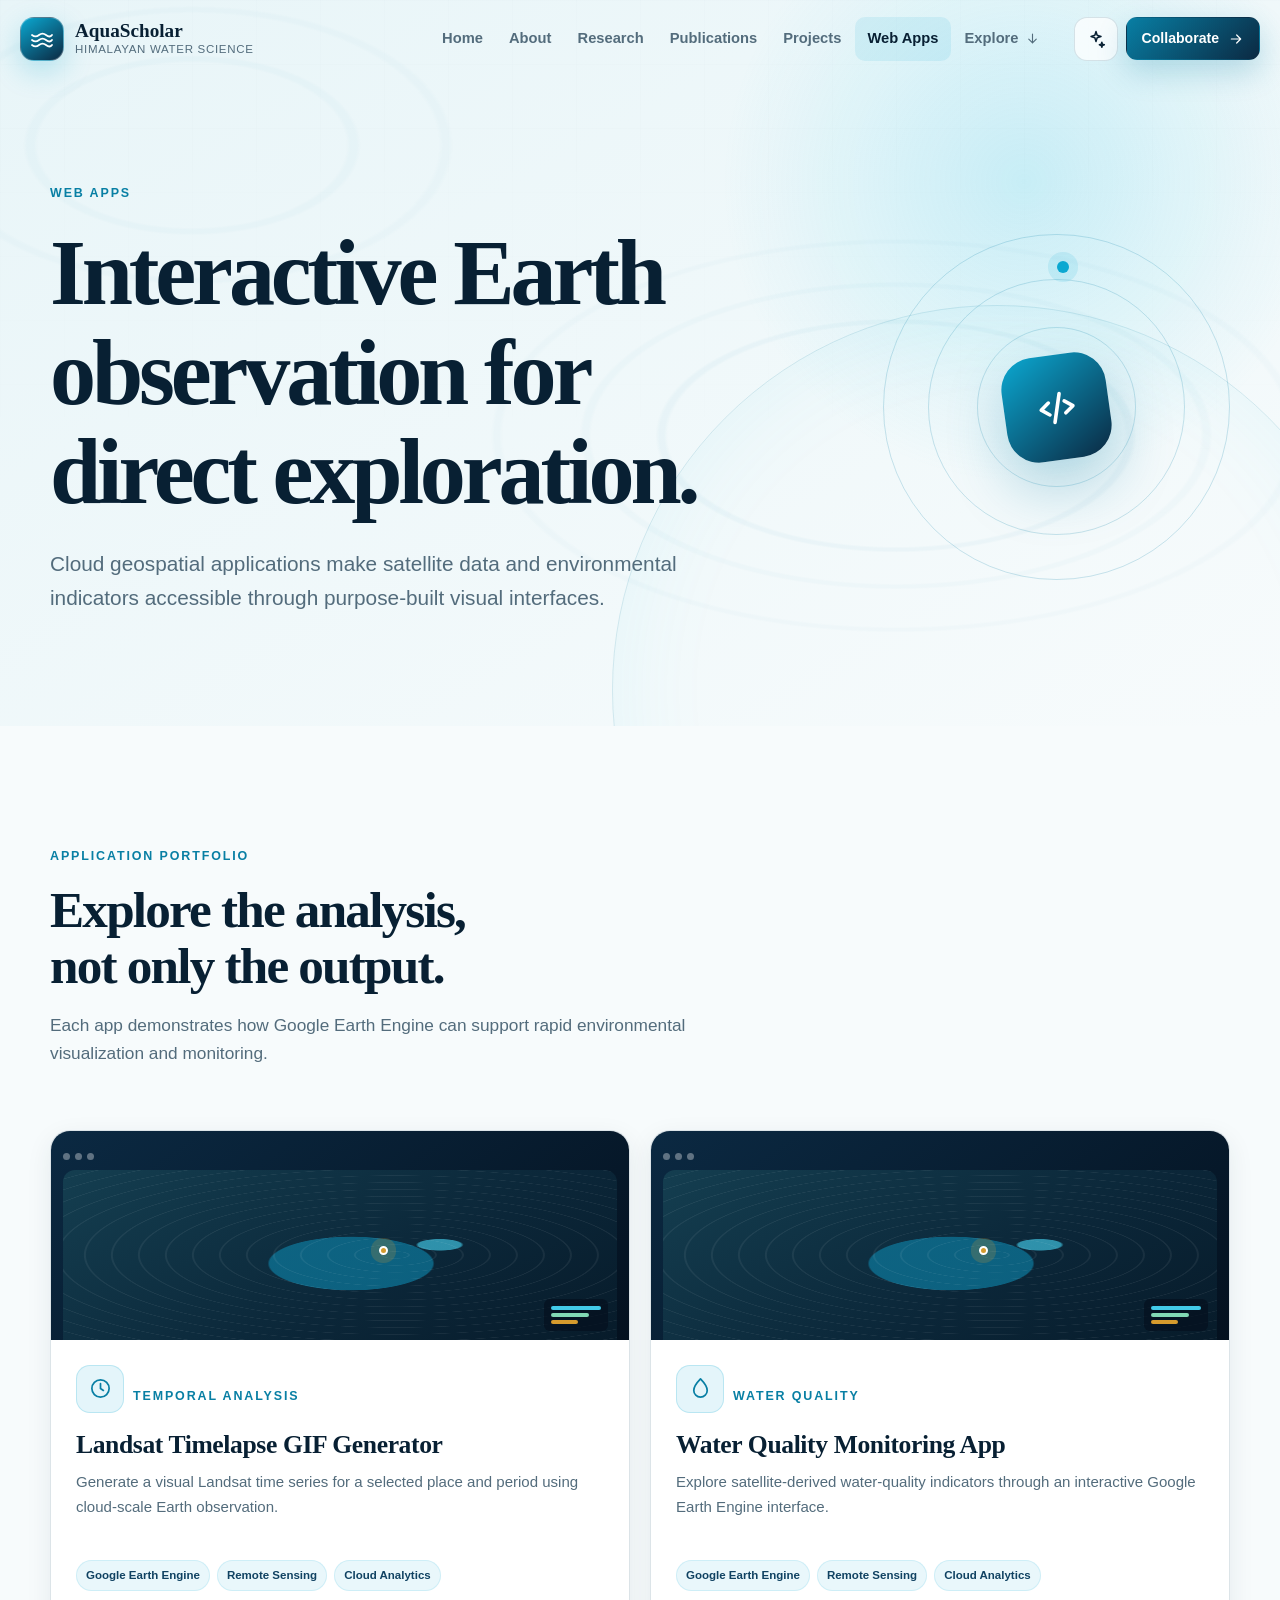
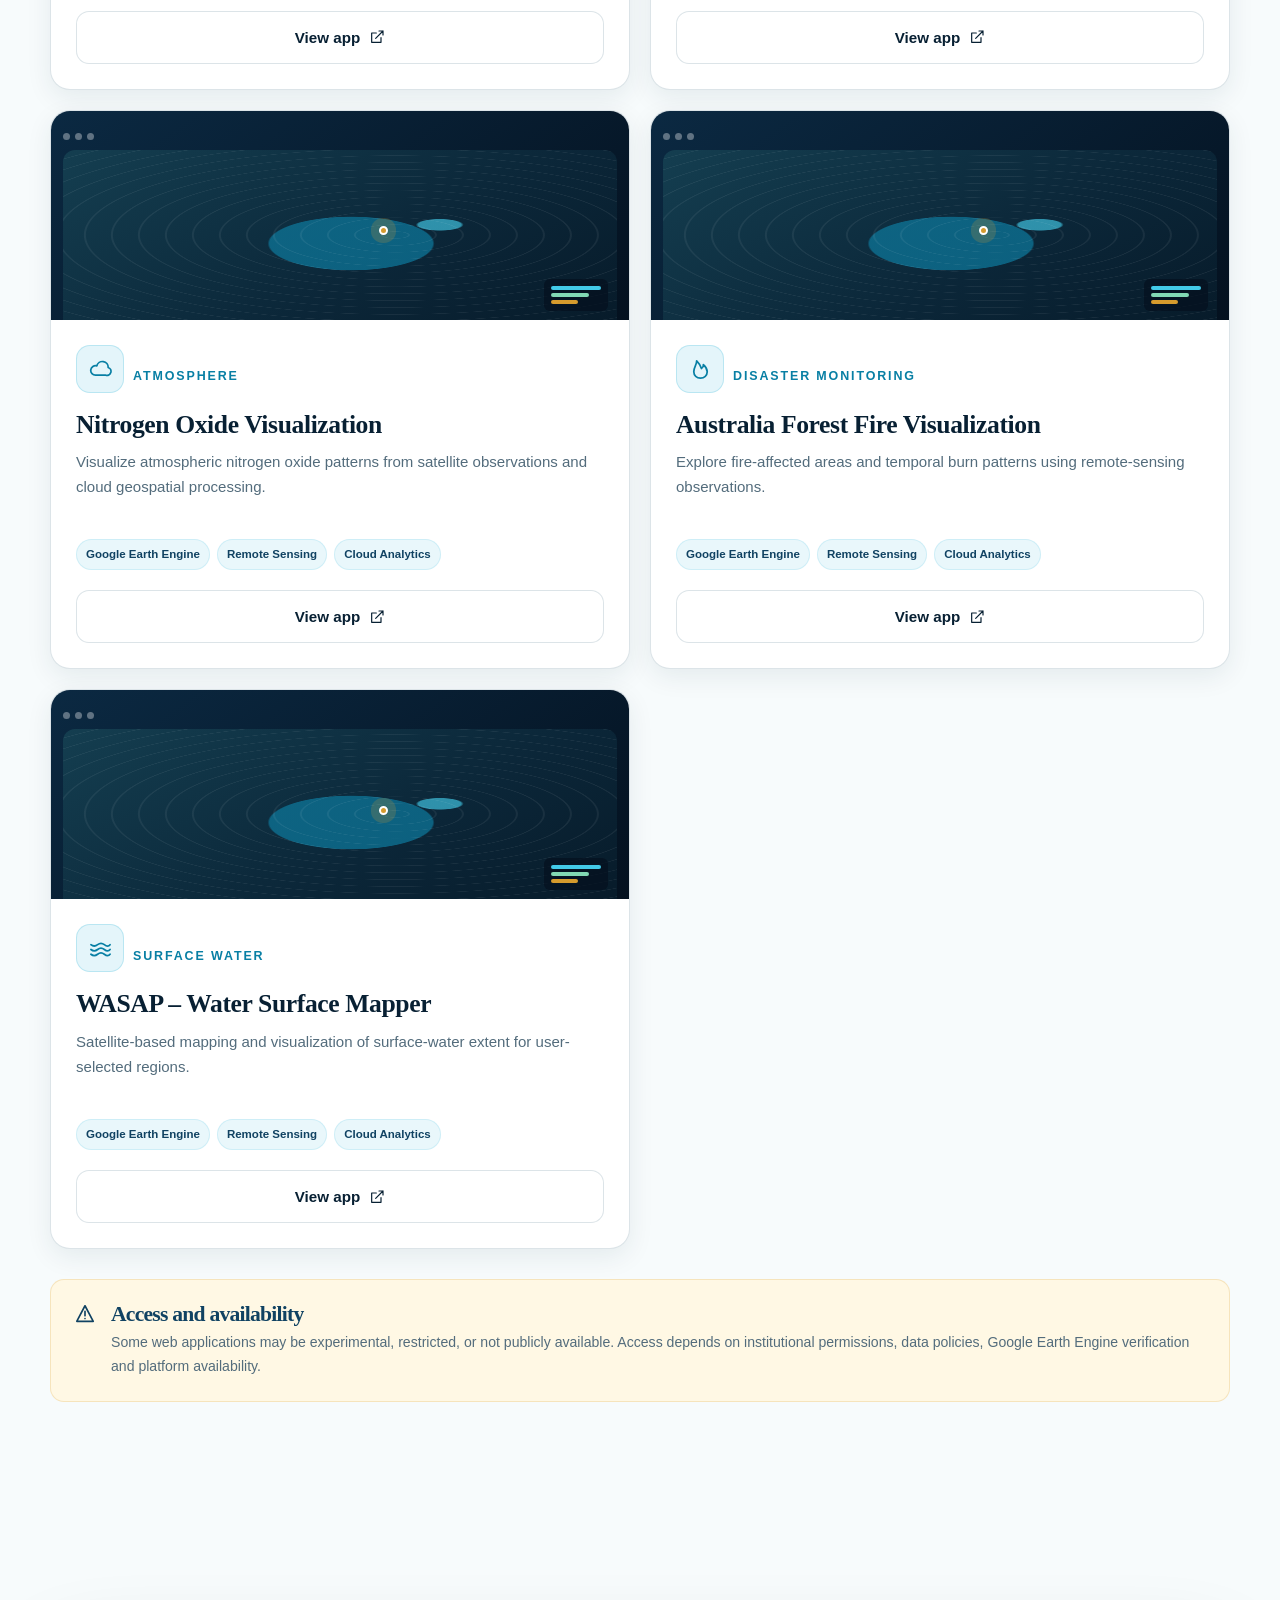
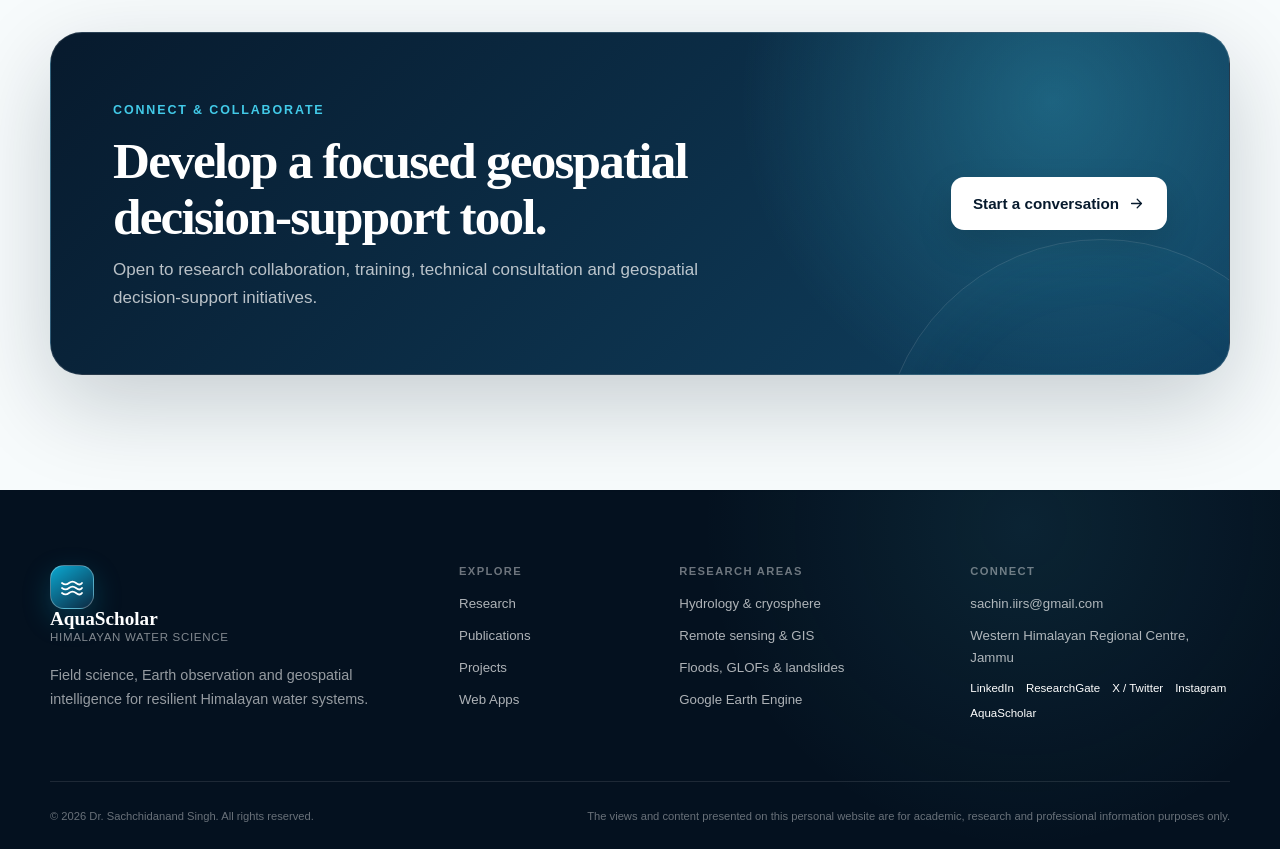
<file: web-apps.html>
﻿<!doctype html>
<html lang="en">
<head>
  <meta charset="utf-8">
  <meta name="viewport" content="width=device-width, initial-scale=1">
  <meta name="theme-color" content="#071a2d">
  <meta name="description" content="Interactive Google Earth Engine applications for water, land, atmosphere, fire and temporal satellite analysis.">
  <meta name="keywords" content="Hydrology, Cryosphere, Snow Cover, Glacier Mass Balance, Remote Sensing, GIS, Google Earth Engine, Water Resources, Flood Mapping, Landslide Susceptibility, GLOF, NIH WHRC Jammu">
  <meta name="author" content="Dr. Sachchidanand Singh">
  <meta property="og:type" content="website">
  <meta property="og:title" content="Geospatial Web Apps | AquaScholar">
  <meta property="og:description" content="Interactive Google Earth Engine applications for water, land, atmosphere, fire and temporal satellite analysis.">
  <meta property="og:image" content="assets/images/himalayan-watershed.png">
  <meta property="og:url" content="https://www.aquascholar.in/web-apps">
  <meta name="twitter:card" content="summary_large_image">
  <link rel="canonical" href="https://www.aquascholar.in/web-apps">
  <link rel="stylesheet" href="assets/styles.css">
  <title>Geospatial Web Apps | AquaScholar</title>
  <script type="application/ld+json">{
  "@context": "https://schema.org",
  "@type": "Person",
  "name": "Dr. Sachchidanand Singh",
  "jobTitle": "Scientist-B",
  "worksFor": {
    "@type": "Organization",
    "name": "National Institute of Hydrology - Western Himalayan Regional Centre, Jammu"
  },
  "alumniOf": [
    { "@type": "CollegeOrUniversity", "name": "Indian Institute of Technology Roorkee" },
    { "@type": "CollegeOrUniversity", "name": "Indian Institute of Remote Sensing, ISRO" },
    { "@type": "CollegeOrUniversity", "name": "National Institute of Technology Durgapur" }
  ],
  "url": "https://www.aquascholar.in/",
  "email": "mailto:sachin.iirs@gmail.com",
  "sameAs": [
    "https://www.linkedin.com/in/sachchidanand-singh-51b78b46/",
    "https://www.researchgate.net/profile/Sachchidanand_Singh9",
    "https://twitter.com/Sachchi85238167"
  ],
  "knowsAbout": [
    "Hydrology",
    "Cryosphere",
    "Remote Sensing",
    "Geographic Information Systems",
    "Google Earth Engine",
    "Water Resources Management"
  ]
}</script>
</head>
<body data-page="web-apps">
  <div id="site-shell">
    <noscript>
      <main style="max-width:760px;margin:100px auto;padding:24px;font-family:Arial,sans-serif">
        <h1>Dr. Sachchidanand Singh</h1>
        <p>Scientist-B, National Institute of Hydrology, Western Himalayan Regional Centre, Jammu.</p>
        <p>This portfolio uses JavaScript for reusable multi-page content. Please enable JavaScript to view the complete website.</p>
      </main>
    </noscript>
  </div>
  <script src="data/content.js"></script>
  <script src="assets/app.js"></script>
</body>
</html>
</file>
<file: assets/styles.css>
:root {
  --navy-950: #04111f;
  --navy-900: #071a2d;
  --navy-800: #0b2942;
  --navy-700: #104262;
  --glacier-600: #087fa4;
  --glacier-500: #0ba8d1;
  --glacier-400: #42cae8;
  --cyan-200: #b7eff8;
  --snow: #f7fbfc;
  --ice: #e8f5f8;
  --surface: #ffffff;
  --surface-soft: rgba(255, 255, 255, 0.74);
  --ink: #082033;
  --muted: #536c7c;
  --line: rgba(8, 64, 91, 0.14);
  --gold: #d69b2d;
  --gold-soft: #fff5d9;
  --success: #147d64;
  --danger: #b23b3b;
  --shadow-sm: 0 8px 26px rgba(9, 49, 70, 0.08);
  --shadow-md: 0 18px 52px rgba(5, 35, 54, 0.13);
  --shadow-lg: 0 30px 90px rgba(2, 25, 41, 0.2);
  --radius-sm: 12px;
  --radius-md: 20px;
  --radius-lg: 32px;
  --container: 1180px;
  --header-height: 78px;
  --ease: cubic-bezier(0.22, 1, 0.36, 1);
}

:root[data-theme="dark"] {
  --snow: #061421;
  --ice: #0a1e2e;
  --surface: #0b2436;
  --surface-soft: rgba(10, 31, 46, 0.78);
  --ink: #eefbff;
  --muted: #a9c2cf;
  --line: rgba(180, 230, 240, 0.16);
  --gold-soft: #352a12;
  --shadow-sm: 0 8px 26px rgba(0, 0, 0, 0.18);
  --shadow-md: 0 18px 52px rgba(0, 0, 0, 0.28);
  --shadow-lg: 0 30px 90px rgba(0, 0, 0, 0.38);
}

* {
  box-sizing: border-box;
}

html {
  scroll-behavior: smooth;
  scroll-padding-top: calc(var(--header-height) + 20px);
  overflow-x: clip;
}

body {
  margin: 0;
  color: var(--ink);
  background: var(--snow);
  font-family: "Atkinson Hyperlegible", Arial, sans-serif;
  font-size: 17px;
  line-height: 1.65;
  overflow-x: hidden;
  -webkit-font-smoothing: antialiased;
}

body.menu-open {
  overflow: hidden;
}

button,
input,
select,
textarea {
  color: inherit;
  font: inherit;
}

button,
a {
  touch-action: manipulation;
}

button {
  cursor: pointer;
}

a {
  color: inherit;
  text-decoration: none;
}

img,
svg {
  display: block;
  max-width: 100%;
}

h1,
h2,
h3,
p {
  margin-top: 0;
}

h1,
h2,
h3 {
  font-family: "Crimson Pro", Georgia, serif;
  line-height: 1.08;
  text-wrap: balance;
}

h1 {
  font-size: clamp(3.1rem, 7.2vw, 6.8rem);
  letter-spacing: -0.045em;
}

h2 {
  font-size: clamp(2.2rem, 4vw, 4rem);
  letter-spacing: -0.035em;
}

h3 {
  font-size: clamp(1.35rem, 2vw, 1.75rem);
  letter-spacing: -0.015em;
}

p {
  color: var(--muted);
}

[hidden] {
  display: none !important;
}

.container {
  width: min(calc(100% - 40px), var(--container));
  margin-inline: auto;
}

.section {
  position: relative;
  padding: clamp(76px, 9vw, 132px) 0;
}

.skip-link {
  position: fixed;
  z-index: 2000;
  top: 10px;
  left: 10px;
  padding: 12px 18px;
  color: white;
  background: var(--navy-950);
  border-radius: 8px;
  transform: translateY(-150%);
  transition: transform 180ms ease;
}

.skip-link:focus {
  transform: translateY(0);
}

.sr-only {
  position: absolute;
  width: 1px;
  height: 1px;
  padding: 0;
  margin: -1px;
  overflow: hidden;
  clip: rect(0, 0, 0, 0);
  white-space: nowrap;
  border: 0;
}

:focus-visible {
  outline: 3px solid var(--glacier-400);
  outline-offset: 3px;
}

.icon {
  flex: 0 0 auto;
}

.scroll-progress {
  position: fixed;
  z-index: 1100;
  top: 0;
  left: 0;
  width: 100%;
  height: 3px;
  transform-origin: left;
}

.scroll-progress span {
  display: block;
  width: 100%;
  height: 100%;
  background: linear-gradient(90deg, var(--glacier-500), var(--glacier-400), var(--gold));
  transform: scaleX(0);
  transform-origin: left;
}

.site-header {
  position: fixed;
  z-index: 1000;
  top: 0;
  left: 0;
  width: 100%;
  height: var(--header-height);
  border-bottom: 1px solid transparent;
  transition: background 220ms ease, box-shadow 220ms ease, border-color 220ms ease;
}

.site-header.is-scrolled {
  background: color-mix(in srgb, var(--snow) 88%, transparent);
  border-color: var(--line);
  box-shadow: 0 8px 30px rgba(4, 32, 48, 0.08);
  backdrop-filter: blur(18px) saturate(140%);
}

.nav-shell {
  display: flex;
  align-items: center;
  justify-content: space-between;
  width: min(calc(100% - 40px), 1320px);
  height: 100%;
  margin-inline: auto;
  gap: 22px;
}

.brand {
  display: inline-flex;
  align-items: center;
  min-height: 48px;
  gap: 11px;
}

.brand-mark {
  display: grid;
  width: 44px;
  height: 44px;
  color: white;
  background: linear-gradient(145deg, var(--glacier-500), var(--navy-800));
  border: 1px solid rgba(255, 255, 255, 0.3);
  border-radius: 14px;
  box-shadow: 0 10px 28px rgba(11, 168, 209, 0.25);
  place-items: center;
}

.brand strong,
.brand small {
  display: block;
}

.brand strong {
  font-family: "Crimson Pro", Georgia, serif;
  font-size: 1.2rem;
  line-height: 1;
}

.brand small {
  margin-top: 4px;
  color: var(--muted);
  font-size: 0.72rem;
  line-height: 1;
  letter-spacing: 0.06em;
  text-transform: uppercase;
}

.desktop-nav {
  display: flex;
  align-items: center;
  gap: 2px;
  margin-left: auto;
}

.desktop-nav > a,
.nav-dropdown > button {
  display: inline-flex;
  align-items: center;
  justify-content: center;
  min-height: 44px;
  padding: 9px 12px;
  color: var(--muted);
  background: none;
  border: 0;
  border-radius: 10px;
  font-size: 0.92rem;
  font-weight: 700;
  gap: 6px;
  transition: color 180ms ease, background 180ms ease;
}

.desktop-nav > a:hover,
.desktop-nav > a.is-active,
.nav-dropdown > button:hover,
.nav-dropdown.is-open > button {
  color: var(--ink);
  background: color-mix(in srgb, var(--glacier-500) 10%, transparent);
}

.nav-dropdown {
  position: relative;
}

.nav-dropdown > button .icon {
  transform: rotate(90deg);
}

.dropdown-panel {
  position: absolute;
  top: calc(100% + 10px);
  right: 0;
  display: grid;
  width: 270px;
  padding: 10px;
  background: color-mix(in srgb, var(--surface) 94%, transparent);
  border: 1px solid var(--line);
  border-radius: 18px;
  box-shadow: var(--shadow-md);
  opacity: 0;
  pointer-events: none;
  transform: translateY(-8px);
  transition: opacity 180ms ease, transform 180ms ease;
  backdrop-filter: blur(20px);
}

.nav-dropdown.is-open .dropdown-panel {
  opacity: 1;
  pointer-events: auto;
  transform: translateY(0);
}

.dropdown-panel a {
  min-height: 42px;
  padding: 8px 12px;
  border-radius: 9px;
  font-size: 0.92rem;
}

.dropdown-panel a:hover,
.dropdown-panel a.is-active {
  color: var(--glacier-600);
  background: var(--ice);
}

.nav-actions {
  display: flex;
  align-items: center;
  gap: 8px;
}

.theme-toggle,
.menu-toggle {
  display: grid;
  width: 44px;
  height: 44px;
  color: var(--ink);
  background: var(--surface-soft);
  border: 1px solid var(--line);
  border-radius: 13px;
  place-items: center;
  transition: color 180ms ease, background 180ms ease, transform 180ms ease;
}

.theme-toggle:hover,
.menu-toggle:hover {
  color: var(--glacier-600);
  background: var(--surface);
}

.menu-toggle {
  display: none;
}

.mobile-panel {
  display: none;
}

.btn {
  display: inline-flex;
  align-items: center;
  justify-content: center;
  min-height: 50px;
  padding: 13px 21px;
  border: 1px solid transparent;
  border-radius: 13px;
  font-size: 0.95rem;
  font-weight: 700;
  gap: 9px;
  transition: transform 200ms var(--ease), box-shadow 200ms ease, color 200ms ease, background 200ms ease, border-color 200ms ease;
}

.btn:hover {
  transform: translateY(-2px);
}

.btn:active {
  transform: translateY(0) scale(0.98);
}

.btn-primary {
  color: white;
  background: linear-gradient(135deg, var(--glacier-600), var(--navy-800));
  box-shadow: 0 12px 30px rgba(8, 127, 164, 0.24);
}

.btn-primary:hover {
  box-shadow: 0 16px 34px rgba(8, 127, 164, 0.32);
}

.btn-secondary {
  color: var(--ink);
  background: color-mix(in srgb, var(--surface) 75%, transparent);
  border-color: var(--line);
  backdrop-filter: blur(10px);
}

.btn-secondary:hover {
  color: var(--glacier-600);
  border-color: color-mix(in srgb, var(--glacier-500) 45%, transparent);
  box-shadow: var(--shadow-sm);
}

.btn-light {
  color: var(--navy-900);
  background: white;
  box-shadow: 0 15px 35px rgba(0, 0, 0, 0.15);
}

.btn-small {
  min-height: 42px;
  padding: 9px 15px;
  border-radius: 11px;
  font-size: 0.88rem;
}

.eyebrow {
  display: inline-flex;
  align-items: center;
  color: var(--glacier-600);
  font-size: 0.78rem;
  font-weight: 700;
  letter-spacing: 0.15em;
  text-transform: uppercase;
  gap: 6px;
}

.home-hero {
  position: relative;
  display: flex;
  min-height: 100svh;
  padding: calc(var(--header-height) + 58px) 0 30px;
  overflow: hidden;
  background:
    radial-gradient(circle at 82% 25%, rgba(66, 202, 232, 0.22), transparent 28%),
    radial-gradient(circle at 15% 20%, rgba(11, 168, 209, 0.09), transparent 33%),
    linear-gradient(160deg, var(--snow), var(--ice));
}

.topo-lines {
  position: absolute;
  inset: 0;
  opacity: 0.2;
  pointer-events: none;
  background-image:
    radial-gradient(ellipse at 70% 60%, transparent 0 18%, rgba(8, 127, 164, 0.18) 18.3% 18.7%, transparent 19% 24%, rgba(8, 127, 164, 0.13) 24.3% 24.7%, transparent 25% 31%, rgba(8, 127, 164, 0.1) 31.3% 31.7%, transparent 32%),
    radial-gradient(ellipse at 15% 20%, transparent 0 10%, rgba(8, 127, 164, 0.13) 10.3% 10.7%, transparent 11% 16%, rgba(8, 127, 164, 0.1) 16.3% 16.7%, transparent 17%);
}

.topo-lines::before {
  position: absolute;
  inset: 0;
  content: "";
  background-image:
    linear-gradient(rgba(8, 64, 91, 0.05) 1px, transparent 1px),
    linear-gradient(90deg, rgba(8, 64, 91, 0.05) 1px, transparent 1px);
  background-size: 64px 64px;
  mask-image: linear-gradient(to bottom, black, transparent 88%);
}

.water-ribbon {
  position: absolute;
  right: -6%;
  bottom: -14%;
  width: 70%;
  height: 52%;
  border: 1px solid rgba(66, 202, 232, 0.42);
  border-radius: 50%;
  transform: rotate(-12deg);
  box-shadow:
    0 -20px 70px rgba(66, 202, 232, 0.12),
    inset 0 32px 90px rgba(66, 202, 232, 0.12);
}

.water-ribbon::before,
.water-ribbon::after {
  position: absolute;
  content: "";
  border: 1px solid rgba(11, 168, 209, 0.18);
  border-radius: inherit;
  inset: 10%;
}

.water-ribbon::after {
  inset: 22%;
}

.hero-layout {
  position: relative;
  z-index: 2;
  display: grid;
  align-items: center;
  grid-template-columns: minmax(0, 1.05fr) minmax(380px, 0.82fr);
  gap: clamp(30px, 6vw, 90px);
}

.hero-copy {
  padding-bottom: 54px;
}

.hero-copy h1 {
  max-width: 820px;
  margin: 20px 0 24px;
}

.hero-copy h1 em {
  display: block;
  color: var(--glacier-600);
  font-weight: 600;
}

.hero-lead {
  max-width: 670px;
  font-size: clamp(1.12rem, 1.8vw, 1.35rem);
}

.hero-actions {
  display: flex;
  flex-wrap: wrap;
  gap: 12px;
  margin-top: 30px;
}

.hero-proof {
  display: flex;
  flex-wrap: wrap;
  margin-top: 32px;
  color: var(--muted);
  font-size: 0.86rem;
  gap: 18px;
}

.hero-proof span {
  display: inline-flex;
  align-items: center;
  gap: 6px;
}

.hero-visual {
  position: relative;
  min-height: 620px;
}

.portrait-frame {
  position: absolute;
  top: 4%;
  right: 2%;
  width: min(88%, 450px);
  aspect-ratio: 0.78;
  padding: 13px;
  background: rgba(255, 255, 255, 0.45);
  border: 1px solid rgba(255, 255, 255, 0.68);
  border-radius: 45% 45% 28px 28px;
  box-shadow: var(--shadow-lg);
  backdrop-filter: blur(18px);
}

.portrait-frame::before {
  position: absolute;
  z-index: -1;
  top: -24px;
  left: -24px;
  width: 80%;
  height: 75%;
  content: "";
  background: linear-gradient(150deg, rgba(66, 202, 232, 0.65), rgba(8, 127, 164, 0.08));
  border-radius: 50% 50% 32% 48%;
  filter: blur(2px);
}

.portrait-frame img {
  width: 100%;
  height: 100%;
  object-fit: cover;
  object-position: center top;
  background: var(--ice);
  border-radius: 44% 44% 18px 18px;
}

.portrait-label {
  position: absolute;
  right: -26px;
  bottom: 28px;
  width: min(320px, 88%);
  padding: 15px 18px;
  color: white;
  background: rgba(4, 17, 31, 0.88);
  border: 1px solid rgba(255, 255, 255, 0.2);
  border-radius: 14px;
  box-shadow: var(--shadow-md);
  backdrop-filter: blur(14px);
}

.portrait-label strong,
.portrait-label span {
  display: block;
}

.portrait-label span {
  margin-top: 3px;
  color: rgba(255, 255, 255, 0.72);
  font-size: 0.72rem;
  letter-spacing: 0.04em;
}

.floating-satellite {
  position: absolute;
  z-index: -1;
  top: 10%;
  right: -35%;
  width: 310px;
  opacity: 0.7;
  mix-blend-mode: multiply;
  filter: drop-shadow(0 20px 30px rgba(3, 45, 65, 0.18));
}

:root[data-theme="dark"] .floating-satellite {
  mix-blend-mode: screen;
  opacity: 0.48;
}

.orbit-line {
  position: absolute;
  z-index: -1;
  top: 7%;
  right: -9%;
  width: 118%;
  aspect-ratio: 1;
  border: 1px solid rgba(11, 168, 209, 0.2);
  border-radius: 50%;
  transform: rotate(18deg);
}

.domain-strip {
  position: absolute;
  z-index: 5;
  right: 0;
  bottom: 24px;
  left: 0;
  display: flex;
  padding: 12px;
  background: color-mix(in srgb, var(--surface) 72%, transparent);
  border: 1px solid rgba(255, 255, 255, 0.52);
  border-radius: 18px;
  box-shadow: var(--shadow-sm);
  gap: 8px;
  backdrop-filter: blur(16px);
}

.domain-strip span {
  display: inline-flex;
  align-items: center;
  min-height: 42px;
  padding: 7px 11px;
  color: var(--navy-700);
  background: rgba(255, 255, 255, 0.54);
  border-radius: 10px;
  font-size: 0.78rem;
  font-weight: 700;
  white-space: nowrap;
  gap: 6px;
}

.page-hero {
  position: relative;
  min-height: 620px;
  padding: calc(var(--header-height) + 100px) 0 90px;
  overflow: hidden;
  background:
    radial-gradient(circle at 80% 25%, rgba(66, 202, 232, 0.23), transparent 26%),
    linear-gradient(150deg, var(--ice), var(--snow));
}

.page-hero::after {
  position: absolute;
  right: -8%;
  bottom: -48%;
  width: 60%;
  aspect-ratio: 1;
  content: "";
  border: 1px solid rgba(8, 127, 164, 0.15);
  border-radius: 50%;
  box-shadow: inset 0 0 100px rgba(66, 202, 232, 0.08);
}

.page-hero-grid {
  position: relative;
  z-index: 2;
  display: grid;
  align-items: center;
  grid-template-columns: minmax(0, 1.1fr) minmax(290px, 0.5fr);
  gap: 70px;
}

.page-hero h1 {
  max-width: 940px;
  margin: 18px 0 24px;
}

.page-hero p {
  max-width: 720px;
  font-size: clamp(1.08rem, 2vw, 1.3rem);
}

.hero-orbit {
  position: relative;
  display: grid;
  width: min(100%, 360px);
  aspect-ratio: 1;
  margin-inline: auto;
  place-items: center;
}

.hero-orbit::before,
.hero-orbit span {
  position: absolute;
  content: "";
  border: 1px solid rgba(8, 127, 164, 0.2);
  border-radius: 50%;
  inset: 0;
}

.hero-orbit span:nth-child(1) {
  inset: 13%;
}

.hero-orbit span:nth-child(2) {
  inset: 27%;
}

.hero-orbit span:nth-child(3) {
  width: 12px;
  height: 12px;
  border: 0;
  background: var(--glacier-500);
  box-shadow: 0 0 0 9px rgba(11, 168, 209, 0.12);
  inset: 8% auto auto 50%;
}

.hero-orbit > div {
  display: grid;
  width: 105px;
  height: 105px;
  color: white;
  background: linear-gradient(145deg, var(--glacier-500), var(--navy-800));
  border-radius: 32px;
  box-shadow: 0 25px 60px rgba(8, 127, 164, 0.3);
  transform: rotate(-8deg);
  place-items: center;
}

.page-portrait {
  position: relative;
  width: min(100%, 340px);
  aspect-ratio: 0.84;
  margin-inline: auto;
}

.page-portrait img {
  width: 100%;
  height: 100%;
  object-fit: cover;
  object-position: center top;
  background: var(--ice);
  border: 10px solid rgba(255, 255, 255, 0.55);
  border-radius: 42% 42% 24px 24px;
  box-shadow: var(--shadow-lg);
}

.page-portrait span {
  position: absolute;
  right: -30px;
  bottom: 28px;
  padding: 11px 16px;
  color: white;
  background: var(--navy-900);
  border-radius: 10px;
  box-shadow: var(--shadow-md);
  font-size: 0.8rem;
  font-weight: 700;
}

.mountain-stack {
  position: relative;
  width: min(100%, 440px);
  margin-inline: auto;
}

.mountain-stack img {
  width: 100%;
  aspect-ratio: 1;
  object-fit: cover;
  border: 1px solid rgba(255, 255, 255, 0.65);
  border-radius: 50% 50% 22% 22%;
  box-shadow: var(--shadow-lg);
  filter: saturate(0.9) contrast(1.04);
}

.section-heading {
  max-width: 780px;
  margin-bottom: clamp(36px, 5vw, 62px);
}

.section-heading h2 {
  margin: 13px 0 18px;
}

.section-heading p {
  max-width: 700px;
  font-size: 1.08rem;
}

.section-heading.light h2,
.section-heading.light p {
  color: white;
}

.section-heading.light .eyebrow {
  color: var(--glacier-400);
}

.glass-card {
  background:
    linear-gradient(145deg, rgba(255, 255, 255, 0.75), rgba(255, 255, 255, 0.38)),
    var(--surface-soft);
  border: 1px solid color-mix(in srgb, var(--line) 70%, rgba(255, 255, 255, 0.55));
  border-radius: var(--radius-md);
  box-shadow: var(--shadow-sm);
  backdrop-filter: blur(14px);
}

:root[data-theme="dark"] .glass-card {
  background: linear-gradient(145deg, rgba(21, 55, 75, 0.75), rgba(7, 28, 43, 0.68));
}

.icon-box {
  display: inline-grid;
  width: 48px;
  height: 48px;
  color: var(--glacier-600);
  background: color-mix(in srgb, var(--glacier-500) 11%, var(--surface));
  border: 1px solid color-mix(in srgb, var(--glacier-500) 20%, transparent);
  border-radius: 14px;
  place-items: center;
}

.research-grid {
  display: grid;
  grid-template-columns: repeat(3, minmax(0, 1fr));
  gap: 18px;
}

.research-card {
  position: relative;
  min-height: 280px;
  padding: 27px;
  overflow: hidden;
  transition: transform 230ms var(--ease), box-shadow 230ms ease, border-color 230ms ease;
}

.research-card::after {
  position: absolute;
  right: -48px;
  bottom: -58px;
  width: 140px;
  height: 140px;
  content: "";
  background: radial-gradient(circle, rgba(66, 202, 232, 0.18), transparent 68%);
  border-radius: 50%;
}

.research-card:hover {
  border-color: rgba(11, 168, 209, 0.32);
  box-shadow: var(--shadow-md);
  transform: translateY(-5px);
}

.research-card h3 {
  margin: 25px 0 12px;
}

.research-card p {
  font-size: 0.95rem;
}

.card-link {
  display: inline-flex;
  align-items: center;
  margin-top: 10px;
  color: var(--glacier-600);
  font-size: 0.84rem;
  font-weight: 700;
  gap: 5px;
}

.section-action {
  margin-top: 34px;
  text-align: right;
}

.text-link {
  display: inline-flex;
  align-items: center;
  min-height: 44px;
  color: var(--glacier-600);
  font-weight: 700;
  gap: 7px;
}

.text-link:hover .icon,
.card-link:hover .icon {
  transform: translateX(3px);
}

.text-link .icon,
.card-link .icon {
  transition: transform 180ms ease;
}

.stats-section {
  z-index: 6;
  padding: 40px 0 60px;
  background: var(--navy-950);
}

.stats-grid {
  display: grid;
  grid-template-columns: repeat(6, minmax(0, 1fr));
  gap: 1px;
  overflow: hidden;
  background: rgba(255, 255, 255, 0.12);
  border: 1px solid rgba(255, 255, 255, 0.12);
  border-radius: 18px;
}

.stat-card {
  padding: 24px 19px;
  color: white;
  background: var(--navy-950);
  text-align: center;
}

.stat-card strong {
  display: inline;
  color: var(--glacier-400);
  font-family: "Crimson Pro", Georgia, serif;
  font-size: 2.4rem;
  font-variant-numeric: tabular-nums;
  line-height: 1;
}

.stat-card span {
  display: block;
  margin-top: 9px;
  color: rgba(255, 255, 255, 0.66);
  font-size: 0.76rem;
  line-height: 1.35;
}

.terrain-section {
  background: var(--ice);
}

.split-feature {
  display: grid;
  align-items: center;
  grid-template-columns: minmax(0, 1fr) minmax(350px, 0.78fr);
  gap: clamp(44px, 8vw, 110px);
}

.split-feature.reverse {
  grid-template-columns: minmax(350px, 0.78fr) minmax(0, 1fr);
}

.terrain-visual,
.research-visual {
  position: relative;
}

.terrain-visual img,
.research-visual img {
  width: 100%;
  aspect-ratio: 1.18;
  object-fit: cover;
  border: 1px solid rgba(255, 255, 255, 0.6);
  border-radius: var(--radius-lg);
  box-shadow: var(--shadow-lg);
}

.map-callout,
.data-chip {
  position: absolute;
  padding: 9px 13px;
  color: white;
  background: rgba(4, 17, 31, 0.86);
  border: 1px solid rgba(255, 255, 255, 0.15);
  border-radius: 10px;
  box-shadow: var(--shadow-sm);
  font-size: 0.76rem;
  font-weight: 700;
  backdrop-filter: blur(12px);
}

.map-callout span {
  display: inline-block;
  width: 7px;
  height: 7px;
  margin-right: 6px;
  background: var(--glacier-400);
  border-radius: 50%;
  box-shadow: 0 0 0 6px rgba(66, 202, 232, 0.15);
}

.callout-one {
  top: 20%;
  left: -18px;
}

.callout-two {
  right: -18px;
  bottom: 16%;
}

.feature-copy h2 {
  margin: 15px 0 22px;
}

.feature-copy > p {
  font-size: 1.08rem;
}

.feature-list {
  display: grid;
  margin: 28px 0 32px;
  gap: 13px;
}

.feature-list span {
  display: flex;
  align-items: center;
  font-weight: 700;
  gap: 9px;
}

.feature-list .icon {
  color: var(--success);
}

.project-grid {
  display: grid;
  grid-template-columns: repeat(2, minmax(0, 1fr));
  gap: 20px;
}

.project-card {
  display: flex;
  flex-direction: column;
  padding: 27px;
  transition: transform 220ms var(--ease), box-shadow 220ms ease;
}

.project-card:hover {
  box-shadow: var(--shadow-md);
  transform: translateY(-4px);
}

.card-topline {
  display: flex;
  align-items: center;
  justify-content: space-between;
  color: var(--muted);
  font-size: 0.78rem;
  gap: 12px;
}

.status {
  padding: 5px 9px;
  color: var(--success);
  background: color-mix(in srgb, var(--success) 10%, transparent);
  border-radius: 99px;
  font-weight: 700;
}

.status.completed {
  color: var(--glacier-600);
  background: color-mix(in srgb, var(--glacier-500) 10%, transparent);
}

.project-card h3 {
  margin: 22px 0 13px;
}

.project-card > p {
  flex-grow: 1;
  font-size: 0.94rem;
}

.project-meta {
  display: grid;
  margin: 20px 0;
  padding: 15px 0;
  border-top: 1px solid var(--line);
  border-bottom: 1px solid var(--line);
  grid-template-columns: 1fr 0.75fr 1.2fr;
  gap: 12px;
}

.project-meta div {
  min-width: 0;
}

.project-meta dt {
  color: var(--muted);
  font-size: 0.7rem;
  letter-spacing: 0.09em;
  text-transform: uppercase;
}

.project-meta dd {
  margin: 4px 0 0;
  font-size: 0.82rem;
  font-weight: 700;
  line-height: 1.3;
}

.tag-row {
  display: flex;
  flex-wrap: wrap;
  gap: 7px;
}

.tag-row > span,
.skill-tags span,
.cv-chip-grid span {
  display: inline-flex;
  align-items: center;
  min-height: 30px;
  padding: 5px 9px;
  color: var(--navy-700);
  background: color-mix(in srgb, var(--glacier-500) 9%, var(--surface));
  border: 1px solid color-mix(in srgb, var(--glacier-500) 12%, transparent);
  border-radius: 99px;
  font-size: 0.72rem;
  font-weight: 700;
}

:root[data-theme="dark"] .tag-row > span,
:root[data-theme="dark"] .skill-tags span,
:root[data-theme="dark"] .cv-chip-grid span {
  color: var(--cyan-200);
}

.apps-home {
  background:
    radial-gradient(circle at 15% 40%, rgba(66, 202, 232, 0.12), transparent 25%),
    var(--ice);
}

.app-grid {
  display: grid;
  grid-template-columns: repeat(3, minmax(0, 1fr));
  gap: 20px;
}

.app-grid-full {
  grid-template-columns: repeat(2, minmax(0, 1fr));
}

.webapp-card {
  overflow: hidden;
  background: var(--surface);
  border: 1px solid var(--line);
  border-radius: var(--radius-md);
  box-shadow: var(--shadow-sm);
  transition: transform 220ms var(--ease), box-shadow 220ms ease;
}

.webapp-card:hover {
  box-shadow: var(--shadow-md);
  transform: translateY(-5px);
}

.app-preview {
  padding: 12px 12px 0;
  background: linear-gradient(145deg, var(--navy-800), var(--navy-950));
}

.app-toolbar {
  display: flex;
  height: 27px;
  align-items: center;
  gap: 5px;
}

.app-toolbar span {
  width: 7px;
  height: 7px;
  background: rgba(255, 255, 255, 0.35);
  border-radius: 50%;
}

.app-map {
  position: relative;
  height: 170px;
  overflow: hidden;
  background:
    radial-gradient(ellipse at 68% 44%, rgba(66, 202, 232, 0.65) 0 4%, transparent 4.5%),
    radial-gradient(ellipse at 52% 55%, rgba(13, 122, 158, 0.7) 0 20%, transparent 20.5%),
    linear-gradient(150deg, #143e50, #0b2638 62%, #071b2a);
  border-radius: 12px 12px 0 0;
}

.app-contours {
  position: absolute;
  inset: 0;
  opacity: 0.38;
  background:
    repeating-radial-gradient(ellipse at 60% 50%, transparent 0 12px, rgba(255, 255, 255, 0.16) 13px 14px, transparent 15px 27px);
}

.app-marker {
  position: absolute;
  top: 45%;
  left: 57%;
  width: 9px;
  height: 9px;
  background: var(--gold);
  border: 2px solid white;
  border-radius: 50%;
  box-shadow: 0 0 0 8px rgba(214, 155, 45, 0.2);
}

.app-legend {
  position: absolute;
  right: 9px;
  bottom: 9px;
  display: grid;
  padding: 7px;
  background: rgba(4, 17, 31, 0.75);
  border-radius: 6px;
  gap: 3px;
}

.app-legend i {
  display: block;
  width: 50px;
  height: 4px;
  background: var(--glacier-400);
  border-radius: 3px;
}

.app-legend i:nth-child(2) {
  width: 38px;
  background: #81d9b4;
}

.app-legend i:nth-child(3) {
  width: 27px;
  background: var(--gold);
}

.app-body {
  padding: 25px;
}

.app-body .eyebrow {
  margin-left: 9px;
}

.app-body h3 {
  margin: 18px 0 12px;
}

.app-body p {
  min-height: 74px;
  font-size: 0.94rem;
}

.app-body .btn {
  width: 100%;
  margin-top: 20px;
}

.cta-panel {
  position: relative;
  display: flex;
  align-items: center;
  justify-content: space-between;
  padding: clamp(34px, 5vw, 62px);
  color: white;
  overflow: hidden;
  background:
    radial-gradient(circle at 85% 20%, rgba(66, 202, 232, 0.3), transparent 30%),
    linear-gradient(135deg, var(--navy-900), var(--navy-700));
  border: 1px solid rgba(255, 255, 255, 0.13);
  border-radius: var(--radius-lg);
  box-shadow: var(--shadow-lg);
  gap: 35px;
}

.cta-panel::after {
  position: absolute;
  right: -8%;
  bottom: -90%;
  width: 440px;
  aspect-ratio: 1;
  content: "";
  border: 1px solid rgba(255, 255, 255, 0.12);
  border-radius: 50%;
  box-shadow: inset 0 0 80px rgba(66, 202, 232, 0.07);
}

.cta-panel > * {
  position: relative;
  z-index: 2;
}

.cta-panel .eyebrow {
  color: var(--glacier-400);
}

.cta-panel h2 {
  max-width: 720px;
  margin: 10px 0 12px;
  color: white;
}

.cta-panel p {
  max-width: 650px;
  margin-bottom: 0;
  color: rgba(255, 255, 255, 0.72);
}

.cta-panel .btn {
  flex: 0 0 auto;
}

.about-intro {
  display: grid;
  grid-template-columns: minmax(0, 1fr) minmax(300px, 0.58fr);
  gap: clamp(40px, 8vw, 100px);
}

.about-intro > div > p {
  font-size: 1.08rem;
}

.mission-card {
  align-self: start;
  padding: 31px;
}

.mission-card h2 {
  margin: 22px 0 14px;
  font-size: 2.2rem;
}

.timeline-section {
  background: var(--ice);
}

.journey-line {
  position: relative;
  display: grid;
  max-width: 940px;
  margin-inline: auto;
  gap: 0;
}

.journey-line::before {
  position: absolute;
  top: 0;
  bottom: 0;
  left: 108px;
  width: 1px;
  content: "";
  background: linear-gradient(var(--glacier-500), var(--line));
}

.journey-item {
  display: grid;
  padding: 0 0 50px;
  grid-template-columns: 85px minmax(0, 1fr);
  gap: 45px;
}

.journey-year {
  position: relative;
  color: var(--glacier-600);
  font-size: 0.82rem;
  font-weight: 700;
  text-align: right;
}

.journey-year::after {
  position: absolute;
  top: 4px;
  right: -31px;
  width: 12px;
  height: 12px;
  content: "";
  background: var(--glacier-500);
  border: 3px solid var(--snow);
  border-radius: 50%;
  box-shadow: 0 0 0 4px rgba(11, 168, 209, 0.16);
}

.journey-item h3 {
  margin-bottom: 7px;
}

.journey-item strong {
  color: var(--glacier-600);
  font-size: 0.9rem;
}

.journey-item p {
  margin: 10px 0 0;
}

.dark-section {
  color: white;
  background:
    radial-gradient(circle at 75% 30%, rgba(66, 202, 232, 0.12), transparent 30%),
    var(--navy-950);
}

.dark-section .feature-copy p,
.dark-section .process-card p {
  color: rgba(255, 255, 255, 0.67);
}

.dark-section .eyebrow {
  color: var(--glacier-400);
}

.method-list {
  display: grid;
  padding: 0;
  margin: 30px 0 0;
  list-style: none;
  gap: 10px;
}

.method-list li {
  display: flex;
  align-items: center;
  min-height: 56px;
  padding: 10px 14px;
  color: rgba(255, 255, 255, 0.78);
  background: rgba(255, 255, 255, 0.05);
  border: 1px solid rgba(255, 255, 255, 0.09);
  border-radius: 11px;
  gap: 12px;
}

.method-list span {
  color: var(--glacier-400);
  font-size: 0.72rem;
  font-weight: 700;
}

.research-visual img {
  border-color: rgba(255, 255, 255, 0.14);
  filter: saturate(0.8) contrast(1.05) brightness(0.88);
}

.data-chip {
  display: grid;
}

.data-chip strong {
  color: var(--glacier-400);
}

.chip-a {
  top: 8%;
  left: -20px;
}

.chip-b {
  top: 42%;
  right: -22px;
}

.chip-c {
  bottom: 9%;
  left: 12%;
}

.filter-panel {
  position: sticky;
  z-index: 20;
  top: calc(var(--header-height) + 14px);
  display: flex;
  align-items: center;
  padding: 12px;
  background: color-mix(in srgb, var(--surface) 90%, transparent);
  border: 1px solid var(--line);
  border-radius: 16px;
  box-shadow: var(--shadow-sm);
  gap: 12px;
  backdrop-filter: blur(18px);
}

.search-field {
  display: flex;
  align-items: center;
  flex: 1 1 260px;
  min-height: 48px;
  padding: 0 13px;
  background: var(--snow);
  border: 1px solid var(--line);
  border-radius: 11px;
  gap: 8px;
}

.search-field .icon {
  color: var(--muted);
}

.search-field input {
  width: 100%;
  min-width: 0;
  background: none;
  border: 0;
  outline: 0;
}

.filter-buttons {
  display: flex;
  padding: 3px;
  background: var(--ice);
  border-radius: 10px;
  gap: 3px;
}

.filter-buttons button {
  min-height: 42px;
  padding: 7px 11px;
  color: var(--muted);
  background: transparent;
  border: 0;
  border-radius: 8px;
  font-size: 0.8rem;
  font-weight: 700;
  transition: color 180ms ease, background 180ms ease, box-shadow 180ms ease;
}

.filter-buttons button:hover,
.filter-buttons button.is-active {
  color: var(--ink);
  background: var(--surface);
  box-shadow: 0 4px 12px rgba(5, 35, 54, 0.08);
}

.select-field {
  display: flex;
  align-items: center;
  min-height: 48px;
  padding-left: 12px;
  color: var(--muted);
  background: var(--snow);
  border: 1px solid var(--line);
  border-radius: 11px;
  font-size: 0.78rem;
  font-weight: 700;
  gap: 6px;
}

.select-field select {
  height: 46px;
  padding: 0 24px 0 4px;
  color: var(--ink);
  background: transparent;
  border: 0;
  outline: 0;
}

.result-count {
  margin: 25px 0 15px;
  font-size: 0.85rem;
}

.publication-list {
  display: grid;
  gap: 12px;
}

.publication-card {
  display: grid;
  align-items: start;
  padding: 25px;
  background: var(--surface);
  border: 1px solid var(--line);
  border-radius: 16px;
  box-shadow: 0 5px 18px rgba(5, 35, 54, 0.04);
  grid-template-columns: 70px minmax(0, 1fr);
  gap: 24px;
  transition: transform 200ms var(--ease), border-color 200ms ease, box-shadow 200ms ease;
}

.publication-card:hover {
  border-color: rgba(11, 168, 209, 0.3);
  box-shadow: var(--shadow-sm);
  transform: translateX(4px);
}

.publication-year {
  color: var(--glacier-600);
  font-family: "Crimson Pro", Georgia, serif;
  font-size: 1.55rem;
  font-weight: 700;
}

.publication-card h3 {
  margin: 12px 0 9px;
  font-size: clamp(1.25rem, 2vw, 1.58rem);
}

.publication-card .authors {
  margin-bottom: 4px;
  color: var(--ink);
  font-size: 0.85rem;
}

.publication-card .venue {
  margin-bottom: 0;
  font-size: 0.82rem;
  font-style: italic;
}

.featured-tag {
  color: #7b5310 !important;
  background: var(--gold-soft) !important;
  border-color: rgba(214, 155, 45, 0.2) !important;
}

.empty-state {
  padding: 70px 20px;
  color: var(--muted);
  text-align: center;
}

.empty-state .icon {
  margin-inline: auto;
}

.empty-state h2 {
  margin: 15px 0 7px;
  color: var(--ink);
  font-size: 2rem;
}

.mini-stats {
  display: grid;
  padding: 0;
  overflow: hidden;
  background: var(--surface);
  border: 1px solid var(--line);
  border-radius: var(--radius-md);
  box-shadow: var(--shadow-sm);
  grid-template-columns: repeat(4, 1fr);
}

.project-summary {
  padding: 42px 0 0;
}

.mini-stats div {
  padding: 25px;
  border-right: 1px solid var(--line);
  text-align: center;
}

.mini-stats div:last-child {
  border-right: 0;
}

.mini-stats strong,
.mini-stats span {
  display: block;
}

.mini-stats strong {
  color: var(--glacier-600);
  font-family: "Crimson Pro", Georgia, serif;
  font-size: 2rem;
}

.mini-stats span {
  color: var(--muted);
  font-size: 0.78rem;
}

.field-grid {
  display: grid;
  gap: 28px;
}

.field-card {
  display: grid;
  overflow: hidden;
  background: var(--surface);
  border: 1px solid var(--line);
  border-radius: var(--radius-lg);
  box-shadow: var(--shadow-sm);
  grid-template-columns: minmax(0, 1fr) minmax(320px, 0.72fr);
}

.field-card:nth-child(even) {
  grid-template-columns: minmax(320px, 0.72fr) minmax(0, 1fr);
}

.field-card:nth-child(even) .field-image {
  order: 2;
}

.field-image {
  position: relative;
  min-height: 430px;
  overflow: hidden;
}

.field-image img {
  width: 100%;
  height: 110%;
  object-fit: cover;
  transform: translateY(var(--parallax-y, 0));
}

.field-image::after {
  position: absolute;
  inset: 0;
  content: "";
  background: linear-gradient(transparent 55%, rgba(4, 17, 31, 0.4));
}

.field-image > span {
  position: absolute;
  z-index: 2;
  bottom: 18px;
  left: 18px;
  padding: 7px 11px;
  color: white;
  background: rgba(4, 17, 31, 0.72);
  border: 1px solid rgba(255, 255, 255, 0.18);
  border-radius: 8px;
  font-size: 0.78rem;
  font-weight: 700;
  backdrop-filter: blur(10px);
}

.field-body {
  align-self: center;
  padding: clamp(30px, 5vw, 60px);
}

.field-body h2 {
  margin: 13px 0 18px;
  font-size: clamp(2rem, 3vw, 3rem);
}

.map-section {
  padding-top: 0;
}

.map-stage {
  position: relative;
  min-height: 570px;
  overflow: hidden;
  color: white;
  background:
    radial-gradient(ellipse at 75% 44%, rgba(66, 202, 232, 0.18), transparent 8%),
    radial-gradient(ellipse at 60% 50%, rgba(22, 93, 117, 0.65), transparent 33%),
    linear-gradient(145deg, var(--navy-800), var(--navy-950));
  border-radius: var(--radius-lg);
  box-shadow: var(--shadow-lg);
}

.map-grid {
  position: absolute;
  inset: 0;
  opacity: 0.3;
  background-image:
    linear-gradient(rgba(255, 255, 255, 0.12) 1px, transparent 1px),
    linear-gradient(90deg, rgba(255, 255, 255, 0.12) 1px, transparent 1px);
  background-size: 52px 52px;
}

.map-route {
  position: absolute;
  top: 10%;
  right: 10%;
  width: 55%;
  height: 75%;
  border: 2px dashed rgba(66, 202, 232, 0.48);
  border-top-color: transparent;
  border-left-color: transparent;
  border-radius: 55% 42% 50% 40%;
  transform: rotate(-15deg);
}

.map-copy {
  position: absolute;
  z-index: 2;
  top: 70px;
  left: 65px;
  max-width: 500px;
}

.map-copy .eyebrow {
  color: var(--glacier-400);
}

.map-copy h2 {
  margin: 13px 0 18px;
  color: white;
}

.map-copy p {
  color: rgba(255, 255, 255, 0.68);
}

.map-point {
  position: absolute;
  z-index: 4;
  padding: 6px 10px;
  color: white;
  background: rgba(4, 17, 31, 0.75);
  border: 1px solid rgba(255, 255, 255, 0.18);
  border-radius: 8px;
  font-size: 0.72rem;
}

.map-point span {
  display: inline-block;
  width: 8px;
  height: 8px;
  margin-right: 5px;
  background: var(--glacier-400);
  border-radius: 50%;
  box-shadow: 0 0 0 8px rgba(66, 202, 232, 0.14);
}

.point-one {
  top: 27%;
  right: 14%;
}

.point-two {
  right: 28%;
  bottom: 21%;
}

.point-three {
  right: 8%;
  bottom: 37%;
}

.lecture-filter .search-field {
  min-width: 290px;
}

.lecture-timeline {
  position: relative;
  display: grid;
  gap: 11px;
}

.lecture-timeline::before {
  position: absolute;
  top: 0;
  bottom: 0;
  left: 139px;
  width: 1px;
  content: "";
  background: var(--line);
}

.lecture-card {
  position: relative;
  display: grid;
  padding: 20px 24px;
  background: var(--surface);
  border: 1px solid var(--line);
  border-radius: 14px;
  box-shadow: 0 4px 15px rgba(5, 35, 54, 0.035);
  grid-template-columns: 115px minmax(0, 1fr);
  gap: 30px;
  transition: transform 200ms var(--ease), border-color 200ms ease;
}

.lecture-card::before {
  position: absolute;
  top: 28px;
  left: 134px;
  width: 10px;
  height: 10px;
  content: "";
  background: var(--glacier-500);
  border: 3px solid var(--surface);
  border-radius: 50%;
  box-shadow: 0 0 0 3px rgba(11, 168, 209, 0.15);
}

.lecture-card:hover {
  border-color: rgba(11, 168, 209, 0.32);
  transform: translateX(4px);
}

.lecture-card time {
  color: var(--glacier-600);
  font-size: 0.8rem;
  font-weight: 700;
}

.lecture-card h3 {
  margin: 10px 0 6px;
  font-size: 1.32rem;
}

.lecture-card p {
  margin-bottom: 0;
  font-size: 0.84rem;
}

.disclaimer {
  display: flex;
  align-items: flex-start;
  margin-top: 30px;
  padding: 23px;
  color: var(--navy-700);
  background: color-mix(in srgb, var(--gold-soft) 70%, var(--surface));
  border: 1px solid rgba(214, 155, 45, 0.22);
  border-radius: 14px;
  gap: 15px;
}

.disclaimer h2 {
  margin-bottom: 5px;
  font-size: 1.35rem;
}

.disclaimer p {
  margin: 0;
  font-size: 0.88rem;
}

.snow-hero {
  background:
    radial-gradient(circle at 80% 25%, rgba(183, 239, 248, 0.55), transparent 25%),
    linear-gradient(150deg, #edfaff, var(--snow));
}

.water-hero {
  background:
    radial-gradient(circle at 75% 25%, rgba(11, 168, 209, 0.26), transparent 27%),
    linear-gradient(150deg, var(--ice), var(--snow));
}

:root[data-theme="dark"] .snow-hero,
:root[data-theme="dark"] .water-hero {
  background:
    radial-gradient(circle at 80% 25%, rgba(66, 202, 232, 0.16), transparent 28%),
    linear-gradient(150deg, var(--ice), var(--snow));
}

.dashboard {
  overflow: hidden;
  color: white;
  background: var(--navy-950);
  border: 1px solid rgba(255, 255, 255, 0.13);
  border-radius: 22px;
  box-shadow: var(--shadow-lg);
}

.dashboard-bar {
  display: flex;
  align-items: center;
  min-height: 58px;
  padding: 10px 17px;
  background: rgba(255, 255, 255, 0.06);
  border-bottom: 1px solid rgba(255, 255, 255, 0.1);
  gap: 13px;
}

.dashboard-bar strong {
  font-family: "Crimson Pro", Georgia, serif;
  font-size: 1.2rem;
}

.dashboard-bar span {
  color: rgba(255, 255, 255, 0.5);
  font-size: 0.75rem;
}

.dashboard-bar button {
  display: inline-flex;
  align-items: center;
  min-height: 36px;
  padding: 6px 10px;
  margin-left: auto;
  color: white;
  background: var(--glacier-600);
  border: 0;
  border-radius: 8px;
  font-size: 0.72rem;
  gap: 5px;
}

.dashboard-layout {
  display: grid;
  min-height: 560px;
  grid-template-columns: 185px minmax(0, 1fr) 270px;
}

.dashboard-layout aside {
  padding: 20px 14px;
  background: rgba(255, 255, 255, 0.035);
  border-right: 1px solid rgba(255, 255, 255, 0.08);
}

.control-label {
  display: block;
  margin: 0 0 5px;
  color: rgba(255, 255, 255, 0.5);
  font-size: 0.65rem;
  letter-spacing: 0.06em;
  text-transform: uppercase;
}

.fake-select {
  display: flex;
  align-items: center;
  justify-content: space-between;
  min-height: 38px;
  padding: 7px 9px;
  margin-bottom: 17px;
  color: rgba(255, 255, 255, 0.82);
  background: rgba(255, 255, 255, 0.06);
  border: 1px solid rgba(255, 255, 255, 0.09);
  border-radius: 7px;
  font-size: 0.72rem;
}

.fake-select .icon {
  transform: rotate(90deg);
}

.layer-stack {
  display: grid;
  margin-top: 25px;
  gap: 5px;
}

.layer-stack span {
  display: flex;
  align-items: center;
  min-height: 38px;
  padding: 7px 8px;
  color: rgba(255, 255, 255, 0.52);
  border-radius: 7px;
  font-size: 0.7rem;
  gap: 7px;
}

.layer-stack span.active {
  color: white;
  background: rgba(66, 202, 232, 0.12);
}

.dashboard-map {
  position: relative;
  min-height: 480px;
  overflow: hidden;
}

.snow-map {
  background:
    radial-gradient(ellipse at 55% 45%, rgba(239, 253, 255, 0.88) 0 8%, transparent 8.5%),
    radial-gradient(ellipse at 58% 46%, rgba(137, 197, 210, 0.76) 0 25%, transparent 25.5%),
    radial-gradient(ellipse at 45% 54%, rgba(35, 112, 135, 0.72) 0 42%, transparent 42.5%),
    linear-gradient(145deg, #173c4d, #091f30);
}

.water-map {
  background:
    radial-gradient(ellipse at 52% 45%, rgba(22, 167, 205, 0.78) 0 11%, transparent 11.5%),
    radial-gradient(ellipse at 50% 48%, rgba(38, 112, 117, 0.5) 0 35%, transparent 35.5%),
    linear-gradient(145deg, #1d493e, #0a2633 68%, #071b2b);
}

.dashboard-map::before {
  position: absolute;
  inset: 0;
  content: "";
  opacity: 0.5;
  background: repeating-radial-gradient(ellipse at 55% 48%, transparent 0 16px, rgba(255, 255, 255, 0.12) 17px 18px, transparent 19px 31px);
}

.map-label,
.map-scale {
  position: absolute;
  z-index: 3;
  padding: 4px 7px;
  color: rgba(255, 255, 255, 0.78);
  background: rgba(4, 17, 31, 0.68);
  border-radius: 5px;
  font-size: 0.62rem;
}

.label-a {
  top: 28%;
  left: 24%;
}

.label-b {
  right: 20%;
  bottom: 28%;
}

.map-scale {
  bottom: 12px;
  left: 14px;
}

.dashboard-metrics {
  display: grid;
  align-content: start;
  padding: 13px;
  background: rgba(255, 255, 255, 0.035);
  border-left: 1px solid rgba(255, 255, 255, 0.08);
  gap: 9px;
}

.dashboard-metrics > div {
  padding: 13px;
  background: rgba(255, 255, 255, 0.055);
  border: 1px solid rgba(255, 255, 255, 0.08);
  border-radius: 9px;
}

.dashboard-metrics span,
.dashboard-metrics strong,
.dashboard-metrics small {
  display: block;
}

.dashboard-metrics span {
  color: rgba(255, 255, 255, 0.52);
  font-size: 0.66rem;
}

.dashboard-metrics strong {
  margin: 4px 0 2px;
  color: var(--glacier-400);
  font-family: "Crimson Pro", Georgia, serif;
  font-size: 1.65rem;
}

.dashboard-metrics small {
  color: rgba(255, 255, 255, 0.5);
  font-size: 0.6rem;
}

.mini-chart svg {
  width: 100%;
  margin-top: 8px;
}

.gridline {
  fill: none;
  stroke: rgba(255, 255, 255, 0.08);
}

.chart-line {
  fill: none;
  stroke: var(--glacier-400);
  stroke-width: 3;
}

.lulc-panel > div {
  display: flex;
  height: 14px;
  margin: 10px 0 6px;
  overflow: hidden;
  border-radius: 3px;
}

.lulc-panel i {
  flex: 1;
  background: #457b5e;
}

.lulc-panel i:nth-child(2) {
  background: #baa769;
}

.lulc-panel i:nth-child(3) {
  background: #e6f7fb;
}

.lulc-panel i:nth-child(4) {
  background: #2497bd;
}

.capability-grid,
.process-grid {
  display: grid;
  grid-template-columns: repeat(4, minmax(0, 1fr));
  gap: 18px;
}

.capability-grid article {
  padding: 25px;
}

.capability-grid h3 {
  margin: 22px 0 11px;
}

.capability-grid p {
  font-size: 0.9rem;
}

.access-section {
  padding-top: 0;
}

.access-panel {
  display: flex;
  align-items: center;
  justify-content: space-between;
  padding: clamp(30px, 5vw, 52px);
  background: var(--ice);
  border: 1px solid var(--line);
  border-radius: var(--radius-lg);
  gap: 30px;
}

.access-panel h2 {
  margin: 12px 0;
}

.access-panel p {
  max-width: 720px;
  margin-bottom: 0;
}

.access-panel .btn {
  flex: 0 0 auto;
}

.process-card {
  min-height: 215px;
  padding: 27px;
  background: var(--surface);
  border: 1px solid var(--line);
  border-radius: var(--radius-md);
}

.process-card > span {
  color: var(--glacier-600);
  font-size: 0.78rem;
  font-weight: 700;
}

.process-card h3 {
  margin: 35px 0 11px;
}

.process-card p {
  font-size: 0.9rem;
}

.process-card.dark {
  background: rgba(255, 255, 255, 0.05);
  border-color: rgba(255, 255, 255, 0.1);
}

.process-card.dark h3 {
  color: white;
}

.award-grid {
  display: grid;
  grid-template-columns: repeat(3, minmax(0, 1fr));
  gap: 18px;
}

.award-card {
  position: relative;
  min-height: 285px;
  padding: 26px;
  overflow: hidden;
  background: var(--surface);
  border: 1px solid var(--line);
  border-radius: var(--radius-md);
  box-shadow: var(--shadow-sm);
  transition: transform 220ms var(--ease), box-shadow 220ms ease;
}

.award-card:hover {
  box-shadow: var(--shadow-md);
  transform: translateY(-5px);
}

.award-number {
  position: absolute;
  right: 17px;
  bottom: -22px;
  color: color-mix(in srgb, var(--gold) 12%, transparent);
  font-family: "Crimson Pro", Georgia, serif;
  font-size: 7rem;
  font-weight: 700;
  line-height: 1;
}

.award-year {
  color: #8a5f15;
  font-size: 0.75rem;
  font-weight: 700;
}

.award-icon {
  display: grid;
  width: 55px;
  height: 55px;
  margin-top: 24px;
  color: #9d6b15;
  background: var(--gold-soft);
  border-radius: 16px;
  place-items: center;
}

.award-card h3 {
  position: relative;
  margin: 20px 0 9px;
}

.award-card p {
  position: relative;
  font-size: 0.9rem;
}

.certificate-section {
  background: var(--ice);
}

.certificate-grid {
  display: grid;
  grid-template-columns: repeat(2, minmax(0, 1fr));
  gap: 10px;
}

.certificate-item {
  display: flex;
  align-items: center;
  min-height: 76px;
  padding: 14px 17px;
  background: var(--surface);
  border: 1px solid var(--line);
  border-radius: 12px;
  gap: 13px;
}

.certificate-item > span {
  display: grid;
  width: 40px;
  height: 40px;
  color: var(--glacier-600);
  background: var(--ice);
  border-radius: 10px;
  place-items: center;
}

.certificate-item strong,
.certificate-item small {
  display: block;
}

.certificate-item strong {
  font-size: 0.9rem;
}

.certificate-item small {
  color: var(--muted);
}

.skill-layout {
  display: grid;
  align-items: center;
  grid-template-columns: minmax(360px, 0.75fr) minmax(0, 1fr);
  gap: clamp(50px, 8vw, 110px);
}

.skill-orbit {
  position: sticky;
  top: calc(var(--header-height) + 40px);
  display: grid;
  width: min(100%, 470px);
  aspect-ratio: 1;
  border: 1px solid var(--line);
  border-radius: 50%;
  place-items: center;
}

.skill-orbit::before,
.skill-orbit::after {
  position: absolute;
  content: "";
  border: 1px solid var(--line);
  border-radius: 50%;
  inset: 14%;
}

.skill-orbit::after {
  inset: 29%;
}

.orbit-core {
  position: relative;
  z-index: 4;
  display: grid;
  width: 145px;
  height: 145px;
  color: white;
  background: linear-gradient(145deg, var(--glacier-600), var(--navy-900));
  border-radius: 50%;
  box-shadow: var(--shadow-md);
  text-align: center;
  place-content: center;
}

.orbit-core .icon {
  margin: 0 auto 7px;
}

.orbit-core strong {
  font-size: 0.82rem;
  line-height: 1.25;
}

.skill-orbit > span {
  position: absolute;
  z-index: 5;
  top: 50%;
  left: 50%;
  display: grid;
  min-width: 68px;
  min-height: 44px;
  padding: 7px 10px;
  color: var(--glacier-600);
  background: var(--surface);
  border: 1px solid var(--line);
  border-radius: 10px;
  box-shadow: var(--shadow-sm);
  font-size: 0.75rem;
  font-weight: 700;
  transform: rotate(calc(var(--i) * 60deg)) translateY(-205px) rotate(calc(var(--i) * -60deg)) translate(-50%, -50%);
  place-items: center;
}

.skill-groups {
  display: grid;
  gap: 14px;
}

.skill-group {
  padding: 24px;
}

.skill-group h2 {
  margin-bottom: 16px;
  font-size: 1.5rem;
}

.skill-tags {
  display: flex;
  flex-wrap: wrap;
  gap: 8px;
}

.membership-grid {
  display: grid;
  grid-template-columns: repeat(2, minmax(0, 1fr));
  gap: 18px;
}

.membership-card {
  position: relative;
  min-height: 275px;
  padding: 30px;
  overflow: hidden;
  background: var(--surface);
  border: 1px solid var(--line);
  border-radius: var(--radius-md);
  box-shadow: var(--shadow-sm);
}

.membership-card > span {
  position: absolute;
  right: 22px;
  top: 17px;
  color: var(--line);
  font-family: "Crimson Pro", Georgia, serif;
  font-size: 3rem;
  font-weight: 700;
}

.membership-card h2 {
  margin: 25px 0 14px;
  font-size: 1.75rem;
}

.cv-layout {
  display: grid;
  align-items: start;
  grid-template-columns: 300px minmax(0, 1fr);
  gap: clamp(35px, 7vw, 90px);
}

.cv-sidebar {
  position: sticky;
  top: calc(var(--header-height) + 30px);
  padding: 18px;
  background: var(--surface);
  border: 1px solid var(--line);
  border-radius: var(--radius-md);
  box-shadow: var(--shadow-sm);
}

.cv-sidebar img {
  width: 100%;
  aspect-ratio: 0.84;
  object-fit: cover;
  object-position: center top;
  background: var(--ice);
  border-radius: 14px;
}

.cv-sidebar h2 {
  margin: 21px 0 8px;
  font-size: 1.8rem;
}

.cv-sidebar p {
  font-size: 0.86rem;
}

.cv-sidebar > a {
  color: var(--glacier-600);
  font-size: 0.85rem;
  font-weight: 700;
}

.cv-links {
  display: grid;
  margin-top: 20px;
  padding-top: 14px;
  border-top: 1px solid var(--line);
  gap: 4px;
}

.cv-links a {
  display: flex;
  align-items: center;
  justify-content: space-between;
  min-height: 40px;
  color: var(--muted);
  font-size: 0.8rem;
}

.cv-section {
  padding: 0 0 48px;
  margin-bottom: 44px;
  border-bottom: 1px solid var(--line);
}

.cv-section h2 {
  margin: 13px 0 18px;
}

.compact-timeline {
  display: grid;
  margin-top: 25px;
  gap: 10px;
}

.compact-timeline > div {
  display: grid;
  padding: 16px;
  background: var(--surface);
  border: 1px solid var(--line);
  border-radius: 12px;
  grid-template-columns: 85px 1fr;
  gap: 15px;
}

.compact-timeline > div > strong {
  color: var(--glacier-600);
}

.compact-timeline span,
.compact-timeline b {
  display: block;
}

.compact-timeline b {
  margin-bottom: 3px;
}

.cv-chip-grid {
  display: flex;
  flex-wrap: wrap;
  gap: 8px;
}

.cv-section .stats-grid {
  grid-template-columns: repeat(3, 1fr);
}

.contact-grid {
  display: grid;
  align-items: start;
  grid-template-columns: minmax(290px, 0.72fr) minmax(0, 1fr);
  gap: clamp(40px, 8vw, 110px);
}

.contact-details h2 {
  margin: 14px 0 9px;
}

.contact-line {
  display: flex;
  align-items: center;
  min-height: 68px;
  padding: 10px 0;
  border-bottom: 1px solid var(--line);
  gap: 13px;
}

.contact-line small {
  display: block;
  color: var(--muted);
  font-size: 0.7rem;
  letter-spacing: 0.08em;
  text-transform: uppercase;
}

a.contact-line:hover {
  color: var(--glacier-600);
}

.profile-links {
  display: flex;
  flex-wrap: wrap;
  margin-top: 25px;
  gap: 7px;
}

.profile-links a {
  display: inline-flex;
  align-items: center;
  min-height: 42px;
  padding: 7px 10px;
  color: var(--glacier-600);
  background: var(--ice);
  border-radius: 9px;
  font-size: 0.76rem;
  font-weight: 700;
  gap: 5px;
}

.contact-form {
  padding: clamp(25px, 5vw, 42px);
}

.contact-form > div {
  margin-bottom: 19px;
}

.contact-form label {
  display: block;
  margin-bottom: 6px;
  font-size: 0.85rem;
  font-weight: 700;
}

.contact-form label span {
  color: var(--danger);
}

.contact-form input,
.contact-form textarea {
  width: 100%;
  min-height: 48px;
  padding: 11px 13px;
  color: var(--ink);
  background: var(--surface);
  border: 1px solid var(--line);
  border-radius: 10px;
  outline: 0;
  transition: border-color 180ms ease, box-shadow 180ms ease;
}

.contact-form textarea {
  min-height: 150px;
  resize: vertical;
}

.contact-form input:focus,
.contact-form textarea:focus {
  border-color: var(--glacier-500);
  box-shadow: 0 0 0 3px rgba(11, 168, 209, 0.13);
}

.contact-form [aria-invalid="true"] {
  border-color: var(--danger);
}

.field-error {
  display: block;
  min-height: 18px;
  margin-top: 3px;
  color: var(--danger);
  font-size: 0.72rem;
}

.form-note,
.form-status {
  margin: 12px 0 0;
  font-size: 0.76rem;
}

.form-status {
  min-height: 20px;
  color: var(--glacier-600);
  font-weight: 700;
}

.site-footer {
  padding: 75px 0 24px;
  color: white;
  background:
    radial-gradient(circle at 80% 10%, rgba(66, 202, 232, 0.1), transparent 30%),
    var(--navy-950);
}

.footer-grid {
  display: grid;
  grid-template-columns: 1.5fr 0.7fr 1fr 1.1fr;
  gap: 55px;
}

.site-footer .brand strong {
  color: white;
}

.site-footer .brand small {
  color: rgba(255, 255, 255, 0.5);
}

.footer-brand p {
  max-width: 390px;
  margin-top: 20px;
  color: rgba(255, 255, 255, 0.58);
  font-size: 0.9rem;
}

.footer-grid h2 {
  margin-bottom: 16px;
  color: rgba(255, 255, 255, 0.42);
  font-family: "Atkinson Hyperlegible", Arial, sans-serif;
  font-size: 0.7rem;
  letter-spacing: 0.12em;
  text-transform: uppercase;
}

.footer-grid > div > a,
.footer-grid > div > span {
  display: block;
  min-height: 32px;
  color: rgba(255, 255, 255, 0.68);
  font-size: 0.83rem;
}

.footer-grid a:hover {
  color: var(--glacier-400);
}

.social-row {
  display: flex;
  flex-wrap: wrap;
  margin-top: 10px;
  gap: 6px 12px;
}

.social-row a {
  font-size: 0.72rem;
}

.footer-bottom {
  display: flex;
  justify-content: space-between;
  padding-top: 25px;
  margin-top: 55px;
  border-top: 1px solid rgba(255, 255, 255, 0.1);
  gap: 30px;
}

.footer-bottom p {
  max-width: 650px;
  margin: 0;
  color: rgba(255, 255, 255, 0.4);
  font-size: 0.7rem;
}

.reveal {
  opacity: 0;
  transform: translateY(22px);
  transition: opacity 500ms var(--ease) var(--delay, 0ms), transform 500ms var(--ease) var(--delay, 0ms);
}

.reveal.is-visible {
  opacity: 1;
  transform: translateY(0);
}

.hero-reveal {
  opacity: 0;
  animation: hero-in 650ms var(--ease) forwards;
}

.hero-reveal:nth-child(2) {
  animation-delay: 70ms;
}

.hero-reveal:nth-child(3) {
  animation-delay: 130ms;
}

.hero-reveal:nth-child(4) {
  animation-delay: 190ms;
}

.hero-reveal:nth-child(5) {
  animation-delay: 250ms;
}

.hero-visual.hero-reveal {
  animation-delay: 120ms;
}

.parallax {
  transform: translateY(var(--parallax-y, 0));
  will-change: transform;
}

@keyframes hero-in {
  from {
    opacity: 0;
    transform: translateY(22px);
  }
  to {
    opacity: 1;
    transform: translateY(0);
  }
}

@media (max-width: 1180px) {
  .desktop-nav > a,
  .nav-dropdown > button {
    padding-inline: 8px;
    font-size: 0.84rem;
  }

  .desktop-contact {
    display: none;
  }

  .stats-grid {
    grid-template-columns: repeat(3, 1fr);
  }

  .dashboard-layout {
    grid-template-columns: 165px minmax(0, 1fr) 235px;
  }
}

@media (max-width: 980px) {
  :root {
    --header-height: 70px;
  }

  .desktop-nav,
  .desktop-contact {
    display: none;
  }

  .menu-toggle {
    display: grid;
  }

  .mobile-panel {
    position: fixed;
    z-index: 999;
    top: var(--header-height);
    right: 0;
    bottom: 0;
    display: block;
    width: min(390px, 92vw);
    padding: 15px 20px 35px;
    overflow-y: auto;
    background: color-mix(in srgb, var(--surface) 96%, transparent);
    border-left: 1px solid var(--line);
    box-shadow: -18px 30px 55px rgba(4, 32, 48, 0.15);
    opacity: 0;
    pointer-events: none;
    transform: translateX(102%);
    transition: opacity 220ms ease, transform 300ms var(--ease);
    backdrop-filter: blur(20px);
    contain: layout paint;
  }

  .mobile-panel.is-open {
    opacity: 1;
    pointer-events: auto;
    transform: translateX(0);
  }

  .mobile-panel nav {
    display: grid;
    gap: 3px;
  }

  .mobile-panel a {
    display: flex;
    align-items: center;
    min-height: 48px;
    padding: 8px 13px;
    color: var(--muted);
    border-radius: 10px;
    font-weight: 700;
  }

  .mobile-panel a:hover,
  .mobile-panel a.is-active {
    color: var(--glacier-600);
    background: var(--ice);
  }

  .hero-layout,
  .page-hero-grid,
  .split-feature,
  .split-feature.reverse,
  .about-intro,
  .skill-layout,
  .contact-grid {
    grid-template-columns: 1fr;
  }

  .home-hero {
    display: block;
    min-height: auto;
    padding-bottom: 30px;
  }

  .hero-copy {
    padding-bottom: 0;
  }

  .hero-visual {
    min-height: 570px;
  }

  .portrait-frame {
    right: 11%;
    width: min(70%, 430px);
  }

  .domain-strip {
    position: relative;
    bottom: auto;
    overflow-x: auto;
    margin-top: 25px;
  }

  .domain-strip::-webkit-scrollbar {
    height: 0;
  }

  .page-hero {
    min-height: auto;
  }

  .hero-orbit {
    width: 280px;
  }

  .research-grid,
  .app-grid,
  .award-grid {
    grid-template-columns: repeat(2, minmax(0, 1fr));
  }

  .terrain-visual {
    order: 2;
  }

  .split-feature.reverse .feature-copy {
    order: 1;
  }

  .split-feature.reverse .research-visual {
    order: 2;
  }

  .filter-panel {
    position: relative;
    top: auto;
    align-items: stretch;
    flex-wrap: wrap;
  }

  .filter-buttons {
    order: 3;
    width: 100%;
    overflow-x: auto;
  }

  .filter-buttons button {
    flex: 1 0 auto;
  }

  .dashboard-layout {
    grid-template-columns: 150px minmax(0, 1fr);
  }

  .dashboard-metrics {
    display: grid;
    border-top: 1px solid rgba(255, 255, 255, 0.08);
    border-left: 0;
    grid-column: 1 / -1;
    grid-template-columns: repeat(4, 1fr);
  }

  .capability-grid,
  .process-grid {
    grid-template-columns: repeat(2, minmax(0, 1fr));
  }

  .skill-orbit {
    position: relative;
    top: auto;
    margin-inline: auto;
  }

  .cv-layout {
    grid-template-columns: 250px minmax(0, 1fr);
    gap: 38px;
  }

  .footer-grid {
    grid-template-columns: repeat(2, 1fr);
  }
}

@media (max-width: 700px) {
  body {
    font-size: 16px;
  }

  .container,
  .nav-shell {
    width: min(calc(100% - 28px), var(--container));
  }

  .brand small {
    display: none;
  }

  .brand-mark {
    width: 40px;
    height: 40px;
    border-radius: 12px;
  }

  h1 {
    font-size: clamp(3rem, 15vw, 4.7rem);
  }

  .section {
    padding: 76px 0;
  }

  .home-hero {
    padding-top: calc(var(--header-height) + 45px);
  }

  .hero-visual {
    min-height: 455px;
  }

  .portrait-frame {
    top: 3%;
    right: 8%;
    width: 82%;
  }

  .portrait-label {
    right: -13px;
    bottom: 18px;
  }

  .floating-satellite {
    right: -38%;
    width: 250px;
  }

  .hero-actions .btn {
    width: 100%;
  }

  .hero-proof {
    display: grid;
  }

  .stats-grid {
    grid-template-columns: repeat(2, 1fr);
  }

  .stat-card {
    padding: 22px 12px;
  }

  .page-hero {
    padding: calc(var(--header-height) + 65px) 0 68px;
  }

  .page-hero-grid {
    gap: 45px;
  }

  .page-portrait {
    width: min(80%, 320px);
  }

  .research-grid,
  .app-grid,
  .app-grid-full,
  .project-grid,
  .award-grid,
  .certificate-grid,
  .membership-grid {
    grid-template-columns: 1fr;
  }

  .research-card {
    min-height: 245px;
  }

  .project-meta {
    grid-template-columns: 1fr 1fr;
  }

  .project-meta div:last-child {
    grid-column: 1 / -1;
  }

  .cta-panel,
  .access-panel {
    align-items: flex-start;
    flex-direction: column;
  }

  .cta-panel .btn,
  .access-panel .btn {
    width: 100%;
  }

  .journey-line::before {
    left: 8px;
  }

  .journey-item {
    padding-left: 34px;
    grid-template-columns: 1fr;
    gap: 7px;
  }

  .journey-year {
    text-align: left;
  }

  .journey-year::after {
    top: 4px;
    right: auto;
    left: -31px;
  }

  .publication-card {
    padding: 20px;
    grid-template-columns: 1fr;
    gap: 8px;
  }

  .filter-panel {
    display: grid;
  }

  .filter-buttons {
    order: initial;
  }

  .select-field {
    justify-content: space-between;
  }

  .mini-stats {
    grid-template-columns: repeat(2, 1fr);
  }

  .mini-stats div:nth-child(2) {
    border-right: 0;
  }

  .mini-stats div:nth-child(-n + 2) {
    border-bottom: 1px solid var(--line);
  }

  .field-card,
  .field-card:nth-child(even) {
    grid-template-columns: 1fr;
  }

  .field-card:nth-child(even) .field-image {
    order: initial;
  }

  .field-image {
    min-height: 330px;
  }

  .map-stage {
    min-height: 650px;
  }

  .map-copy {
    top: 40px;
    right: 25px;
    left: 25px;
  }

  .point-one {
    top: auto;
    right: 9%;
    bottom: 31%;
  }

  .point-two {
    right: auto;
    bottom: 18%;
    left: 15%;
  }

  .point-three {
    right: 23%;
    bottom: 8%;
  }

  .lecture-timeline::before {
    left: 12px;
  }

  .lecture-card {
    padding: 19px 17px 19px 37px;
    grid-template-columns: 1fr;
    gap: 8px;
  }

  .lecture-card::before {
    top: 25px;
    left: 7px;
  }

  .dashboard-layout {
    display: block;
  }

  .dashboard-layout aside {
    display: none;
  }

  .dashboard-map {
    min-height: 380px;
  }

  .dashboard-metrics {
    grid-template-columns: repeat(2, 1fr);
  }

  .capability-grid,
  .process-grid {
    grid-template-columns: 1fr;
  }

  .skill-orbit {
    width: min(100%, 340px);
  }

  .skill-orbit > span {
    min-width: 58px;
    transform: rotate(calc(var(--i) * 60deg)) translateY(-150px) rotate(calc(var(--i) * -60deg)) translate(-50%, -50%);
  }

  .orbit-core {
    width: 120px;
    height: 120px;
  }

  .cv-layout {
    grid-template-columns: 1fr;
  }

  .cv-sidebar {
    position: relative;
    top: auto;
  }

  .cv-sidebar img {
    max-height: 480px;
  }

  .cv-section .stats-grid {
    grid-template-columns: repeat(2, 1fr);
  }

  .contact-form {
    padding: 22px;
  }

  .footer-grid {
    grid-template-columns: 1fr;
    gap: 35px;
  }

  .footer-bottom {
    flex-direction: column;
  }
}

@media (max-width: 390px) {
  .theme-toggle {
    display: none;
  }

  .brand strong {
    font-size: 1.08rem;
  }

  .skill-orbit {
    width: 305px;
  }

  .skill-orbit > span {
    transform: rotate(calc(var(--i) * 60deg)) translateY(-135px) rotate(calc(var(--i) * -60deg)) translate(-50%, -50%);
  }
}

@media (prefers-reduced-motion: reduce) {
  html {
    scroll-behavior: auto;
  }

  *,
  *::before,
  *::after {
    animation-duration: 0.01ms !important;
    animation-iteration-count: 1 !important;
    scroll-behavior: auto !important;
    transition-duration: 0.01ms !important;
  }

  .reveal,
  .hero-reveal {
    opacity: 1;
    transform: none;
  }

  .parallax {
    transform: none !important;
  }
}
</file>
